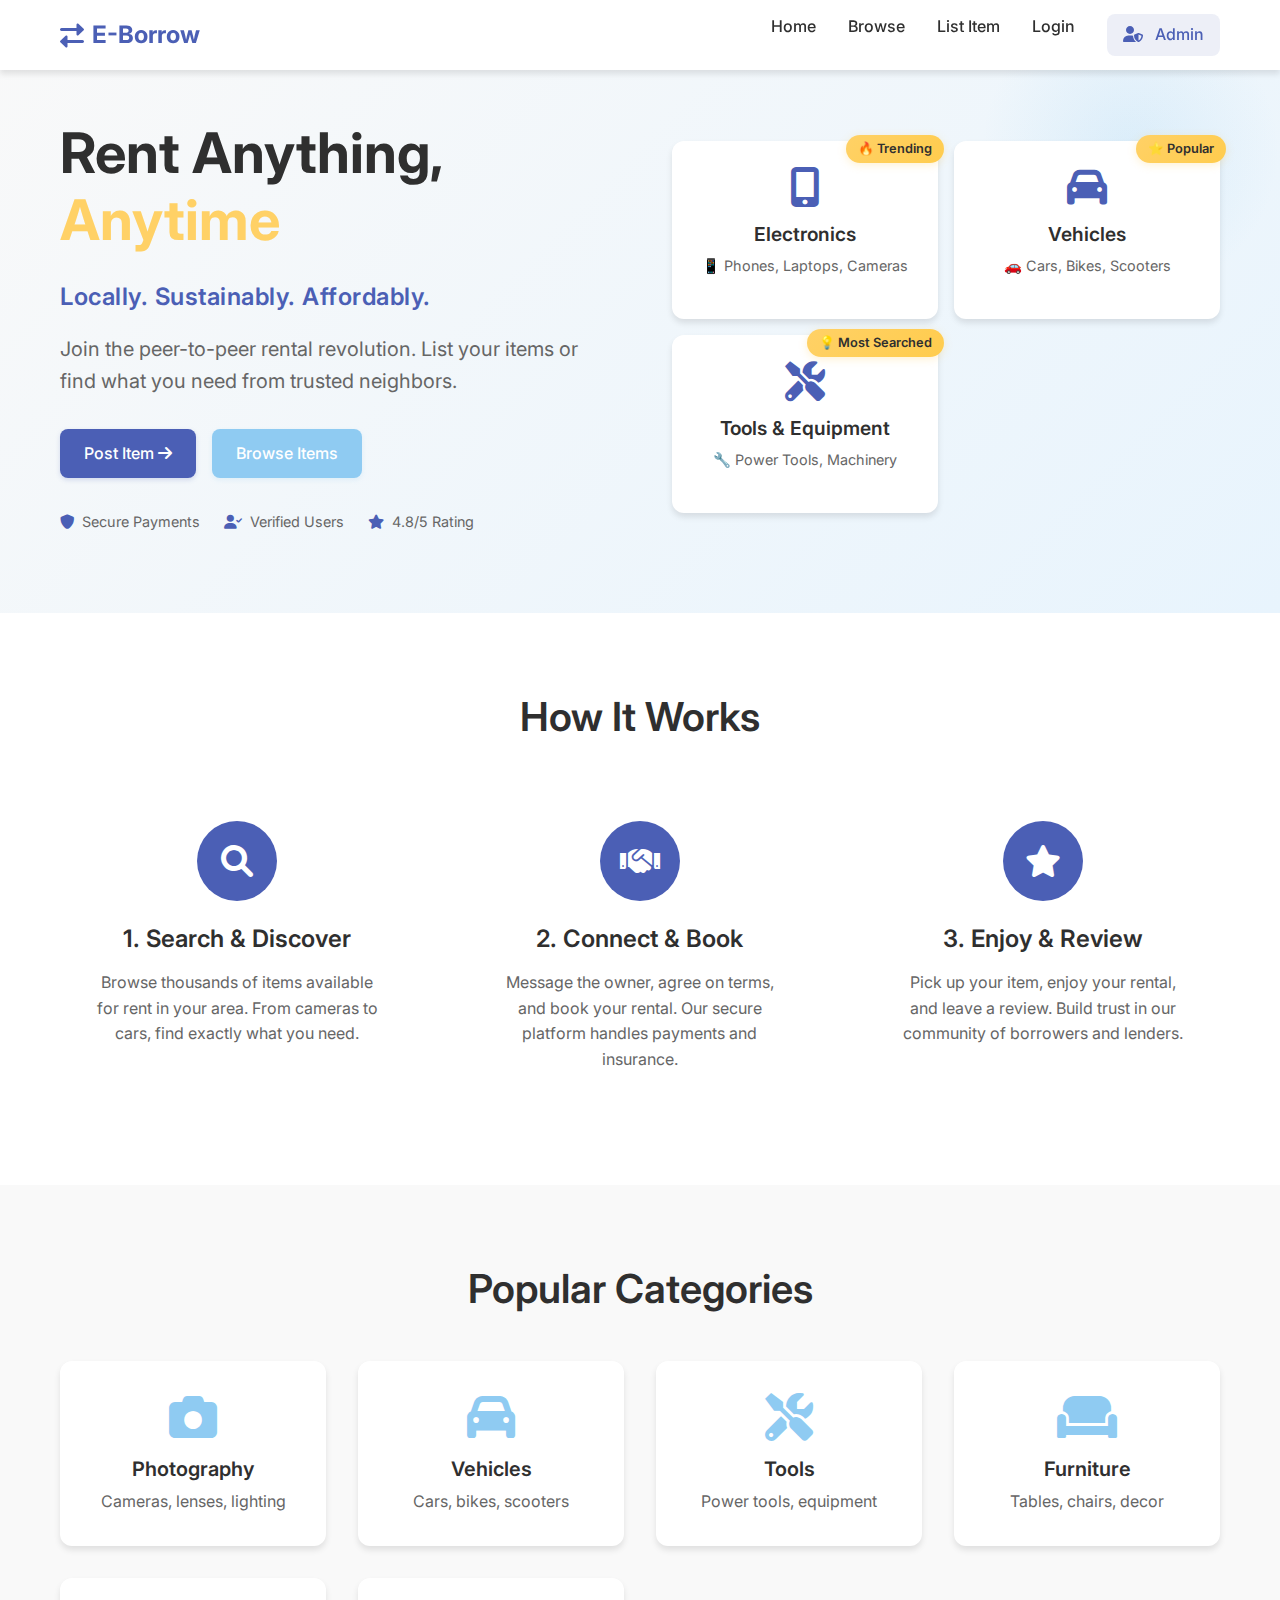
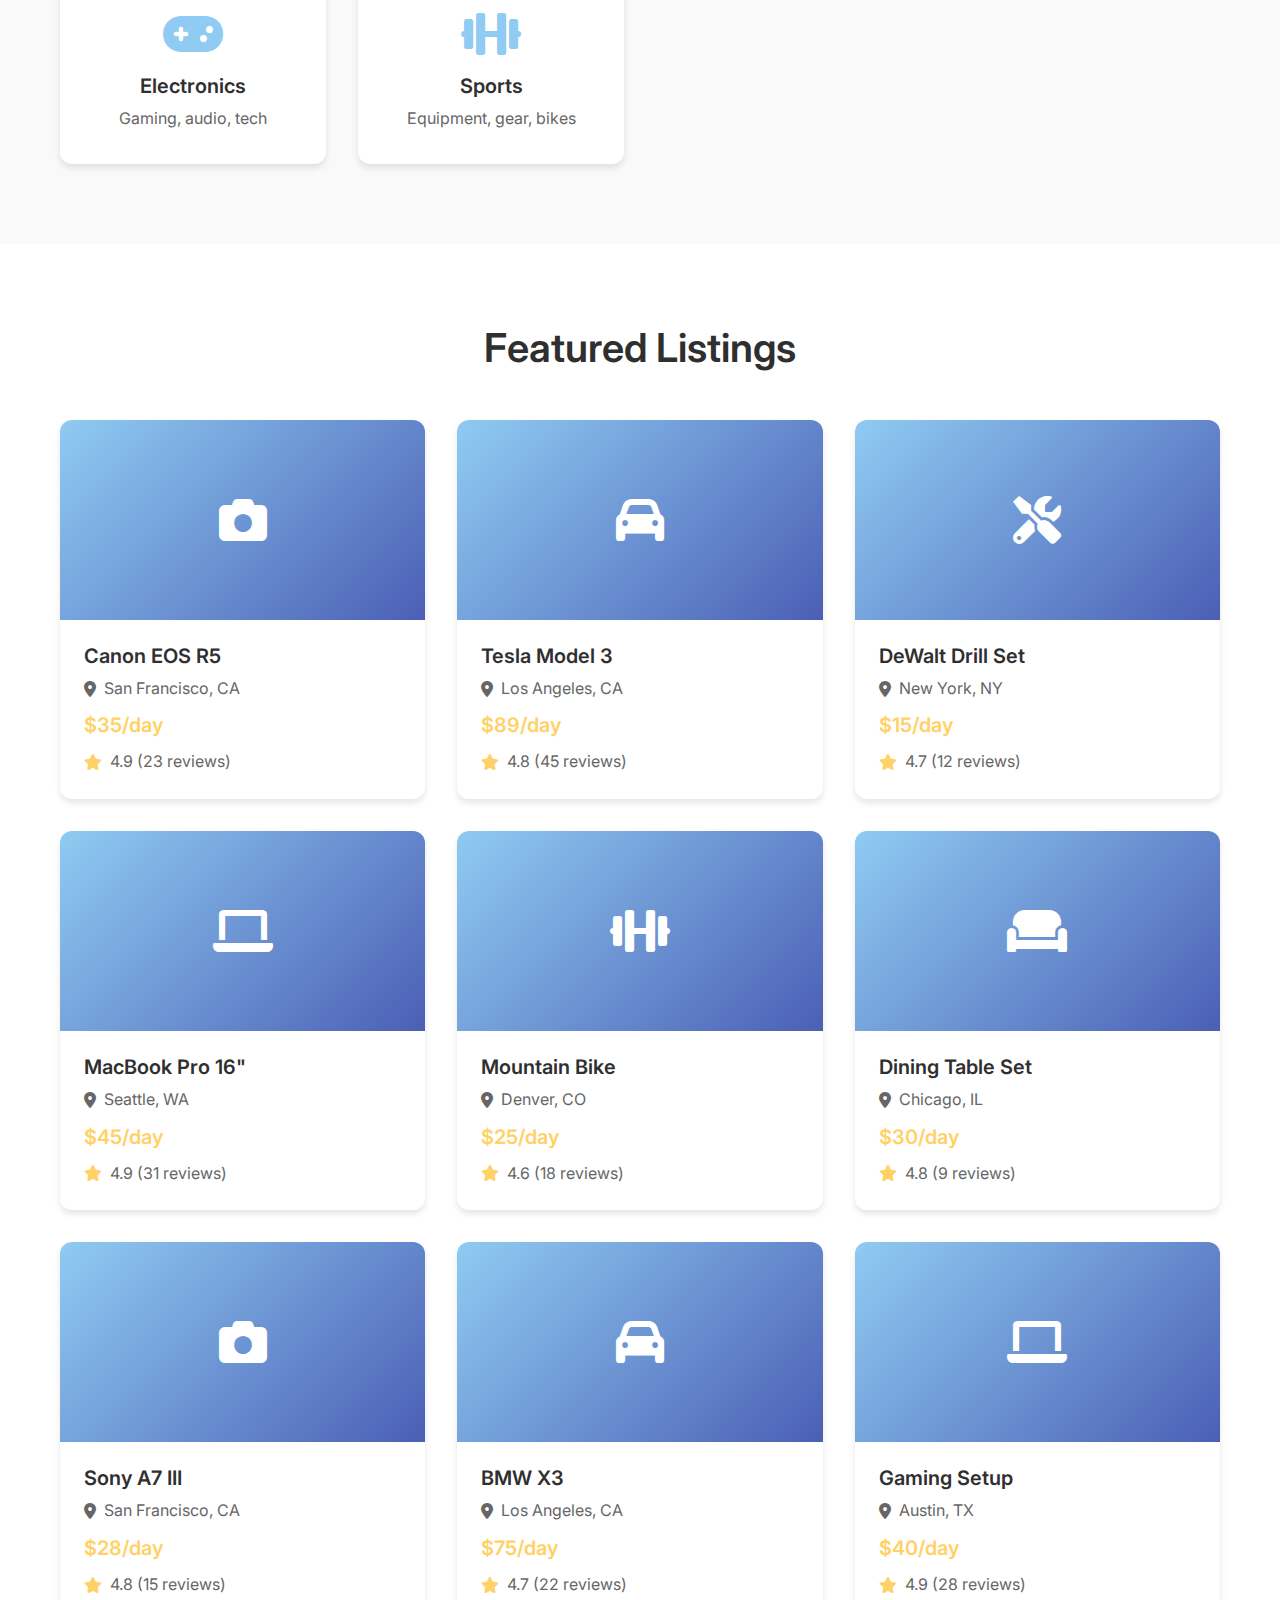
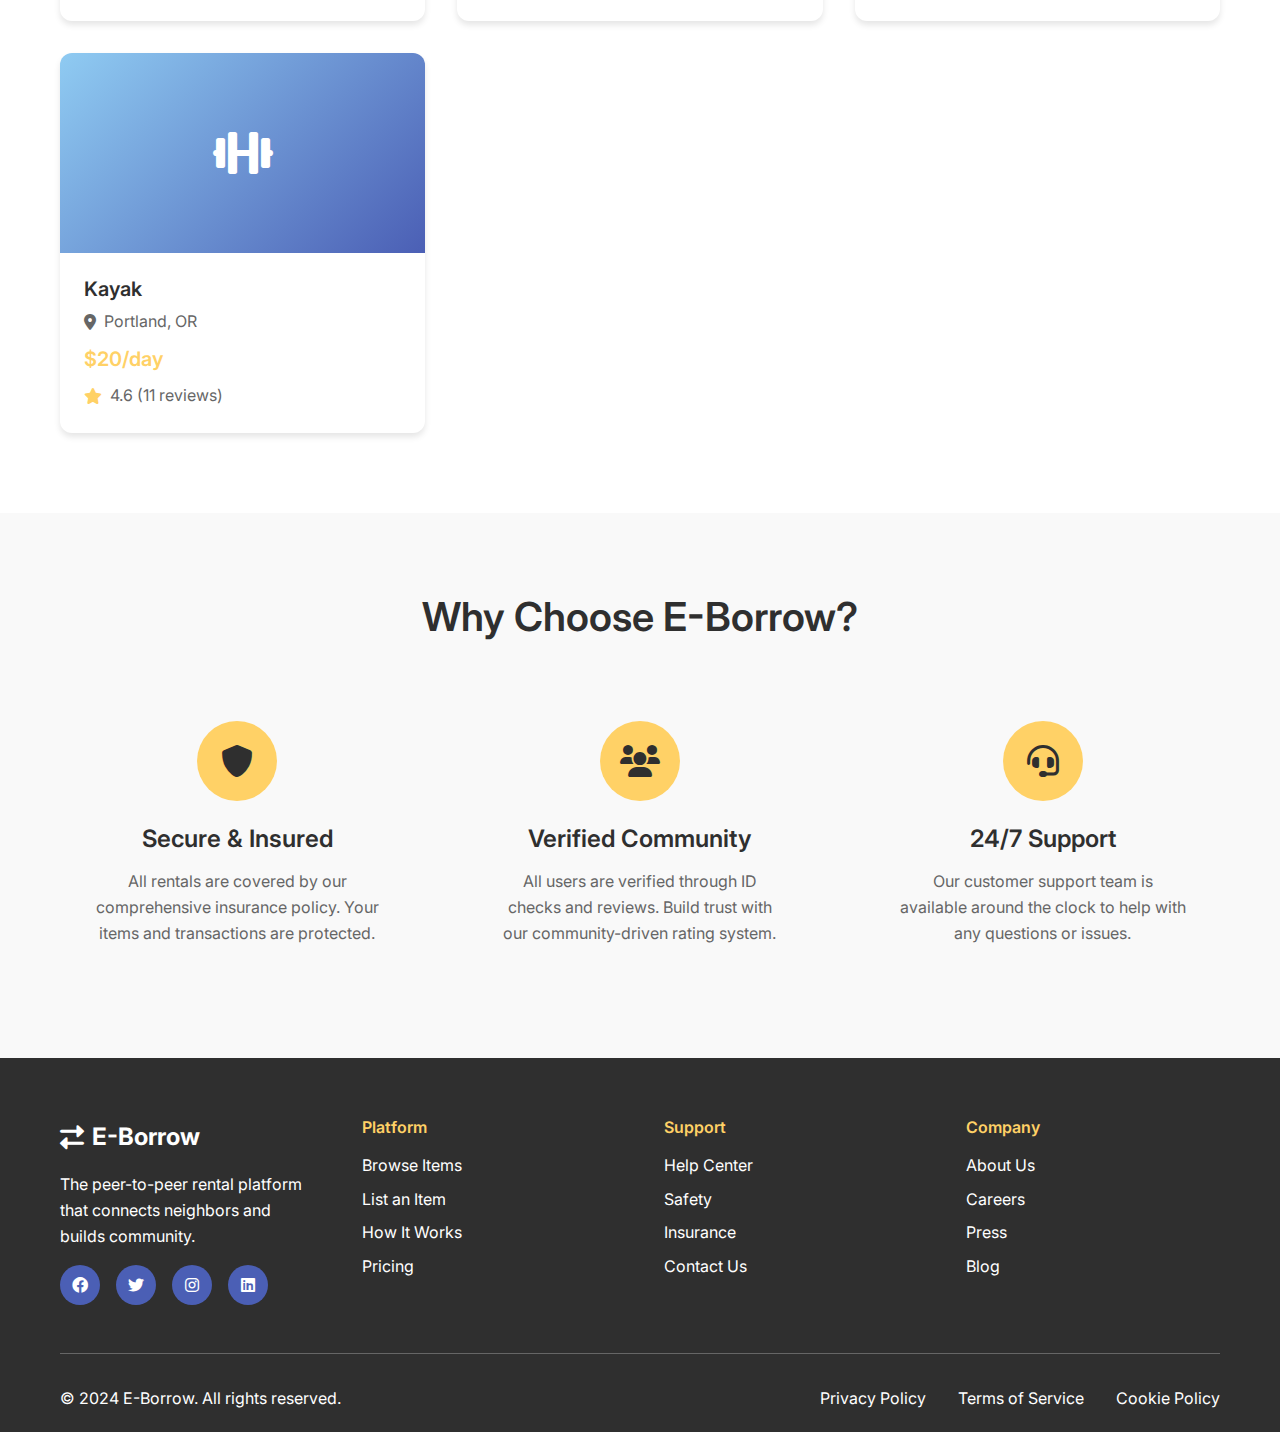
<file: E- Borrow/index.html>
<!DOCTYPE html>
<html lang="en">
<head>
    <meta charset="UTF-8">
    <meta name="viewport" content="width=device-width, initial-scale=1.0">
    <title>E-Borrow - Rent Anything, Anytime</title>
    <link href="https://fonts.googleapis.com/css2?family=Inter:wght@300;400;500;600;700&display=swap" rel="stylesheet">
    <link href="https://cdnjs.cloudflare.com/ajax/libs/font-awesome/6.0.0/css/all.min.css" rel="stylesheet">
    <link href="styles.css" rel="stylesheet">
</head>
<body>
    <!-- Navigation -->
    <nav class="navbar">
        <div class="nav-container">
            <div class="nav-logo">
                <a href="index.html">
                    <i class="fas fa-exchange-alt"></i>
                    E-Borrow
                </a>
            </div>
            <div class="nav-menu" id="nav-menu">
                <a href="index.html" class="nav-link">Home</a>
                <a href="search.html" class="nav-link">Browse</a>
                <a href="post-item.html" class="nav-link">List Item</a>
                <a href="dashboard.html" class="nav-link">Dashboard</a>
                <a href="login.html" class="nav-link">Login</a>
                <a href="admin-login.html" class="nav-link admin-link"><i class="fas fa-user-shield"></i> Admin</a>
            </div>
            <div class="nav-toggle" id="nav-toggle">
                <span class="bar"></span>
                <span class="bar"></span>
                <span class="bar"></span>
            </div>
        </div>
    </nav>

    <!-- Enhanced Hero Section -->
    <section class="hero">
        <div class="hero-container">
            <div class="hero-content">
                <h1 class="hero-title">Rent Anything, <span class="text-accent">Anytime</span></h1>
                <p class="hero-tagline">Locally. Sustainably. Affordably.</p>
                <p class="hero-subtitle">Join the peer-to-peer rental revolution. List your items or find what you need from trusted neighbors.</p>
                <div class="hero-buttons">
                    <a href="post-item.html" class="btn btn-primary">Post Item <i class="fas fa-arrow-right"></i></a>
                    <a href="search.html" class="btn btn-secondary">Browse Items</a>
                </div>
                <div class="hero-trust">
                    <div class="trust-item">
                        <i class="fas fa-shield-alt"></i>
                        <span>Secure Payments</span>
                    </div>
                    <div class="trust-item">
                        <i class="fas fa-user-check"></i>
                        <span>Verified Users</span>
                    </div>
                    <div class="trust-item">
                        <i class="fas fa-star"></i>
                        <span>4.8/5 Rating</span>
                    </div>
                </div>
            </div>
            <div class="hero-image">
                <div class="hero-category-card" onclick="searchCategory('electronics')">
                    <i class="fas fa-mobile-alt"></i>
                    <h3>Electronics</h3>
                    <p>📱 Phones, Laptops, Cameras</p>
                    <div class="trending-badge">🔥 Trending</div>
                </div>
                <div class="hero-category-card" onclick="searchCategory('vehicles')">
                    <i class="fas fa-car"></i>
                    <h3>Vehicles</h3>
                    <p>🚗 Cars, Bikes, Scooters</p>
                    <div class="trending-badge">⭐ Popular</div>
                </div>
                <div class="hero-category-card" onclick="searchCategory('tools')">
                    <i class="fas fa-tools"></i>
                    <h3>Tools & Equipment</h3>
                    <p>🔧 Power Tools, Machinery</p>
                    <div class="trending-badge">💡 Most Searched</div>
                </div>
            </div>
        </div>
    </section>

    <!-- How It Works -->
    <section class="how-it-works">
        <div class="container">
            <h2 class="section-title">How It Works</h2>
            <div class="steps">
                <div class="step">
                    <div class="step-icon">
                        <i class="fas fa-search"></i>
                    </div>
                    <h3>1. Search & Discover</h3>
                    <p>Browse thousands of items available for rent in your area. From cameras to cars, find exactly what you need.</p>
                </div>
                <div class="step">
                    <div class="step-icon">
                        <i class="fas fa-handshake"></i>
                    </div>
                    <h3>2. Connect & Book</h3>
                    <p>Message the owner, agree on terms, and book your rental. Our secure platform handles payments and insurance.</p>
                </div>
                <div class="step">
                    <div class="step-icon">
                        <i class="fas fa-star"></i>
                    </div>
                    <h3>3. Enjoy & Review</h3>
                    <p>Pick up your item, enjoy your rental, and leave a review. Build trust in our community of borrowers and lenders.</p>
                </div>
            </div>
        </div>
    </section>

    <!-- Categories -->
    <section class="categories">
        <div class="container">
            <h2 class="section-title">Popular Categories</h2>
            <div class="category-grid">
                <div class="category-card">
                    <i class="fas fa-camera"></i>
                    <h3>Photography</h3>
                    <p>Cameras, lenses, lighting</p>
                </div>
                <div class="category-card">
                    <i class="fas fa-car"></i>
                    <h3>Vehicles</h3>
                    <p>Cars, bikes, scooters</p>
                </div>
                <div class="category-card">
                    <i class="fas fa-tools"></i>
                    <h3>Tools</h3>
                    <p>Power tools, equipment</p>
                </div>
                <div class="category-card">
                    <i class="fas fa-couch"></i>
                    <h3>Furniture</h3>
                    <p>Tables, chairs, decor</p>
                </div>
                <div class="category-card">
                    <i class="fas fa-gamepad"></i>
                    <h3>Electronics</h3>
                    <p>Gaming, audio, tech</p>
                </div>
                <div class="category-card">
                    <i class="fas fa-dumbbell"></i>
                    <h3>Sports</h3>
                    <p>Equipment, gear, bikes</p>
                </div>
            </div>
        </div>
    </section>

    <!-- Featured Listings -->
    <section class="featured">
        <div class="container">
            <h2 class="section-title">Featured Listings</h2>
            <div class="listings-carousel">
                <div class="listing-card">
                    <div class="listing-image">
                        <div class="placeholder-image">
                            <i class="fas fa-camera"></i>
                        </div>
                    </div>
                    <div class="listing-content">
                        <h3>Canon EOS R5</h3>
                        <p class="listing-location"><i class="fas fa-map-marker-alt"></i> San Francisco, CA</p>
                        <p class="listing-price">$35/day</p>
                        <div class="listing-rating">
                            <i class="fas fa-star"></i>
                            <span>4.9 (23 reviews)</span>
                        </div>
                    </div>
                </div>
                <div class="listing-card">
                    <div class="listing-image">
                        <div class="placeholder-image">
                            <i class="fas fa-car"></i>
                        </div>
                    </div>
                    <div class="listing-content">
                        <h3>Tesla Model 3</h3>
                        <p class="listing-location"><i class="fas fa-map-marker-alt"></i> Los Angeles, CA</p>
                        <p class="listing-price">$89/day</p>
                        <div class="listing-rating">
                            <i class="fas fa-star"></i>
                            <span>4.8 (45 reviews)</span>
                        </div>
                    </div>
                </div>
                <div class="listing-card">
                    <div class="listing-image">
                        <div class="placeholder-image">
                            <i class="fas fa-tools"></i>
                        </div>
                    </div>
                    <div class="listing-content">
                        <h3>DeWalt Drill Set</h3>
                        <p class="listing-location"><i class="fas fa-map-marker-alt"></i> New York, NY</p>
                        <p class="listing-price">$15/day</p>
                        <div class="listing-rating">
                            <i class="fas fa-star"></i>
                            <span>4.7 (12 reviews)</span>
                        </div>
                    </div>
                </div>
            </div>
        </div>
    </section>

    <!-- Trust Section -->
    <section class="trust">
        <div class="container">
            <h2 class="section-title">Why Choose E-Borrow?</h2>
            <div class="trust-features">
                <div class="trust-feature">
                    <div class="trust-icon">
                        <i class="fas fa-shield-alt"></i>
                    </div>
                    <h3>Secure & Insured</h3>
                    <p>All rentals are covered by our comprehensive insurance policy. Your items and transactions are protected.</p>
                </div>
                <div class="trust-feature">
                    <div class="trust-icon">
                        <i class="fas fa-users"></i>
                    </div>
                    <h3>Verified Community</h3>
                    <p>All users are verified through ID checks and reviews. Build trust with our community-driven rating system.</p>
                </div>
                <div class="trust-feature">
                    <div class="trust-icon">
                        <i class="fas fa-headset"></i>
                    </div>
                    <h3>24/7 Support</h3>
                    <p>Our customer support team is available around the clock to help with any questions or issues.</p>
                </div>
            </div>
        </div>
    </section>

    <!-- Footer -->
    <footer class="footer">
        <div class="container">
            <div class="footer-content">
                <div class="footer-section">
                    <div class="footer-logo">
                        <i class="fas fa-exchange-alt"></i>
                        E-Borrow
                    </div>
                    <p>The peer-to-peer rental platform that connects neighbors and builds community.</p>
                    <div class="social-links">
                        <a href="#"><i class="fab fa-facebook"></i></a>
                        <a href="#"><i class="fab fa-twitter"></i></a>
                        <a href="#"><i class="fab fa-instagram"></i></a>
                        <a href="#"><i class="fab fa-linkedin"></i></a>
                    </div>
                </div>
                <div class="footer-section">
                    <h4>Platform</h4>
                    <ul>
                        <li><a href="search.html">Browse Items</a></li>
                        <li><a href="post-item.html">List an Item</a></li>
                        <li><a href="#">How It Works</a></li>
                        <li><a href="#">Pricing</a></li>
                    </ul>
                </div>
                <div class="footer-section">
                    <h4>Support</h4>
                    <ul>
                        <li><a href="#">Help Center</a></li>
                        <li><a href="#">Safety</a></li>
                        <li><a href="#">Insurance</a></li>
                        <li><a href="#">Contact Us</a></li>
                    </ul>
                </div>
                <div class="footer-section">
                    <h4>Company</h4>
                    <ul>
                        <li><a href="#">About Us</a></li>
                        <li><a href="#">Careers</a></li>
                        <li><a href="#">Press</a></li>
                        <li><a href="#">Blog</a></li>
                    </ul>
                </div>
            </div>
            <div class="footer-bottom">
                <p>&copy; 2024 E-Borrow. All rights reserved.</p>
                <div class="footer-links">
                    <a href="#">Privacy Policy</a>
                    <a href="#">Terms of Service</a>
                    <a href="#">Cookie Policy</a>
                </div>
            </div>
        </div>
    </footer>

    <script src="script.js"></script>
</body>
</html>
</file>
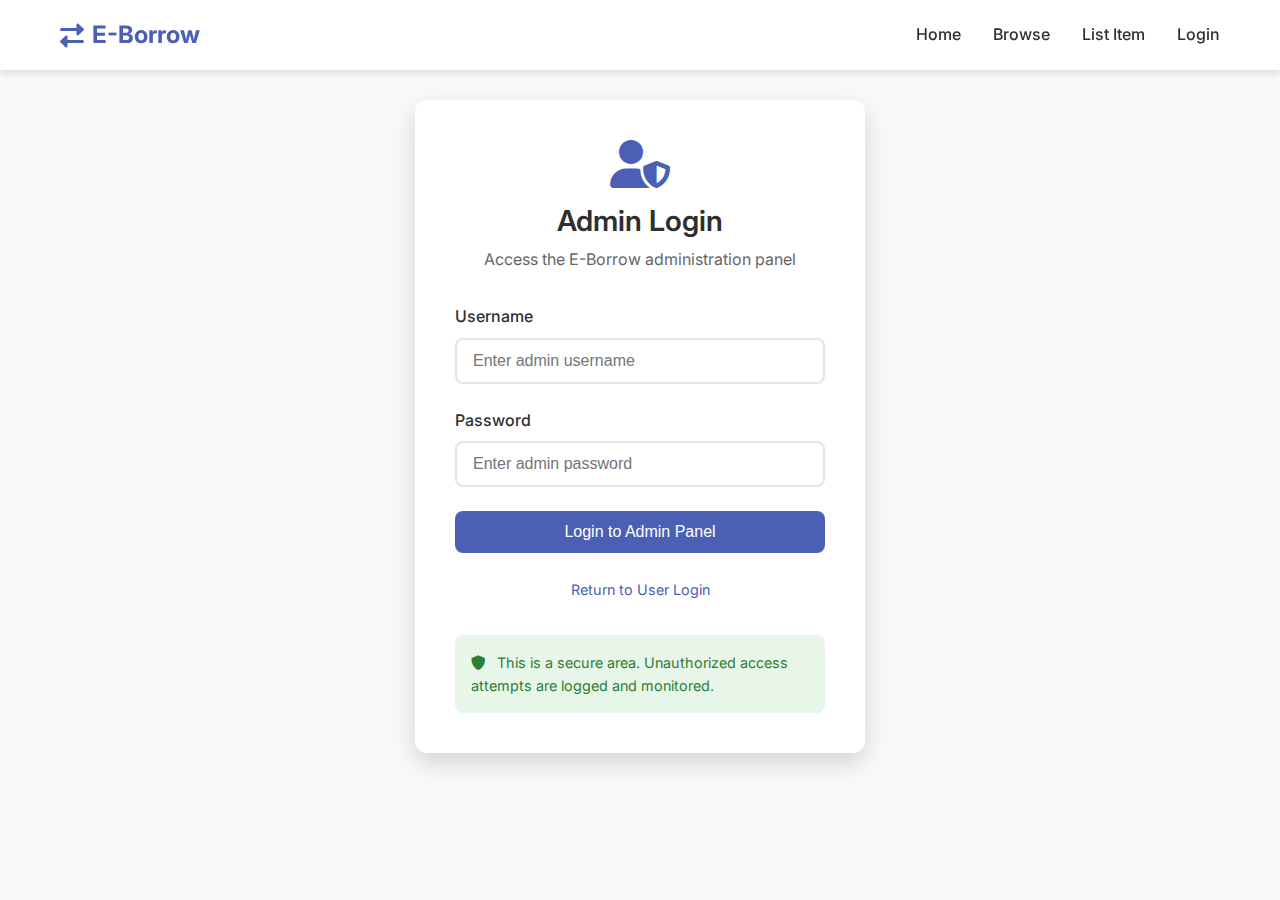
<file: E- Borrow/admin-dashboard.html>
<!DOCTYPE html>
<html lang="en">
<head>
    <meta charset="UTF-8">
    <meta name="viewport" content="width=device-width, initial-scale=1.0">
    <title>Admin Dashboard | E-Borrow</title>
    <link rel="stylesheet" href="https://cdnjs.cloudflare.com/ajax/libs/font-awesome/6.0.0-beta3/css/all.min.css">
    <link href="https://fonts.googleapis.com/css2?family=Inter:wght@300;400;500;600;700&display=swap" rel="stylesheet">
    <link rel="stylesheet" href="styles.css">
    <style>
        :root {
            --sidebar-width: 250px;
            --header-height: 70px;
            --admin-primary: #4B5FB5;
            --admin-secondary: #8FCBF2;
            --admin-success: #4CAF50;
            --admin-warning: #FFC107;
            --admin-danger: #F44336;
            --admin-info: #2196F3;
            --admin-light: #F5F5F5;
            --admin-dark: #333333;
        }

        body {
            overflow-x: hidden;
        }

        .admin-layout {
            display: flex;
            min-height: 100vh;
        }

        /* Sidebar Styles */
        .admin-sidebar {
            width: var(--sidebar-width);
            background-color: var(--admin-dark);
            color: var(--white);
            position: fixed;
            top: 0;
            left: 0;
            height: 100vh;
            overflow-y: auto;
            z-index: 1000;
            transition: all 0.3s ease;
        }

        .admin-sidebar-header {
            padding: 1.5rem;
            display: flex;
            align-items: center;
            justify-content: space-between;
            border-bottom: 1px solid rgba(255, 255, 255, 0.1);
        }

        .admin-sidebar-logo {
            display: flex;
            align-items: center;
            gap: 0.5rem;
            color: var(--white);
            text-decoration: none;
            font-weight: 600;
            font-size: 1.2rem;
        }

        .admin-sidebar-toggle {
            background: none;
            border: none;
            color: var(--white);
            cursor: pointer;
            font-size: 1.2rem;
            display: none;
        }

        .admin-sidebar-menu {
            padding: 1rem 0;
        }

        .admin-sidebar-item {
            padding: 0.75rem 1.5rem;
            display: flex;
            align-items: center;
            gap: 0.75rem;
            color: rgba(255, 255, 255, 0.7);
            text-decoration: none;
            transition: all 0.3s ease;
            border-left: 3px solid transparent;
        }

        .admin-sidebar-item:hover,
        .admin-sidebar-item.active {
            background-color: rgba(255, 255, 255, 0.1);
            color: var(--white);
            border-left-color: var(--admin-primary);
        }

        .admin-sidebar-item i {
            width: 20px;
            text-align: center;
        }

        .admin-sidebar-divider {
            height: 1px;
            background-color: rgba(255, 255, 255, 0.1);
            margin: 1rem 0;
        }

        .admin-sidebar-footer {
            padding: 1rem 1.5rem;
            border-top: 1px solid rgba(255, 255, 255, 0.1);
            position: absolute;
            bottom: 0;
            width: 100%;
            background-color: var(--admin-dark);
        }

        .admin-user-info {
            display: flex;
            align-items: center;
            gap: 0.75rem;
        }

        .admin-user-avatar {
            width: 40px;
            height: 40px;
            border-radius: 50%;
            background-color: var(--admin-primary);
            display: flex;
            align-items: center;
            justify-content: center;
            font-weight: 600;
        }

        .admin-user-details {
            flex: 1;
        }

        .admin-user-name {
            font-weight: 600;
            color: var(--white);
        }

        .admin-user-role {
            font-size: 0.8rem;
            color: rgba(255, 255, 255, 0.7);
        }

        .admin-logout {
            color: rgba(255, 255, 255, 0.7);
            text-decoration: none;
            font-size: 0.9rem;
            display: flex;
            align-items: center;
            gap: 0.5rem;
            margin-top: 1rem;
            transition: all 0.3s ease;
        }

        .admin-logout:hover {
            color: var(--white);
        }

        /* Main Content Styles */
        .admin-main {
            flex: 1;
            margin-left: var(--sidebar-width);
            transition: all 0.3s ease;
        }

        .admin-header {
            height: var(--header-height);
            background-color: var(--white);
            box-shadow: 0 2px 4px rgba(0, 0, 0, 0.1);
            display: flex;
            align-items: center;
            justify-content: space-between;
            padding: 0 2rem;
            position: sticky;
            top: 0;
            z-index: 900;
        }

        .admin-header-left {
            display: flex;
            align-items: center;
            gap: 1rem;
        }

        .admin-mobile-toggle {
            background: none;
            border: none;
            font-size: 1.5rem;
            cursor: pointer;
            color: var(--text);
            display: none;
        }

        .admin-page-title {
            font-size: 1.2rem;
            font-weight: 600;
            color: var(--text);
        }

        .admin-header-right {
            display: flex;
            align-items: center;
            gap: 1rem;
        }

        .admin-header-icon {
            width: 40px;
            height: 40px;
            border-radius: 50%;
            display: flex;
            align-items: center;
            justify-content: center;
            background-color: var(--gray-light);
            color: var(--text);
            text-decoration: none;
            position: relative;
            transition: all 0.3s ease;
        }

        .admin-header-icon:hover {
            background-color: var(--gray-medium);
        }

        .admin-notification-badge {
            position: absolute;
            top: -5px;
            right: -5px;
            width: 20px;
            height: 20px;
            border-radius: 50%;
            background-color: var(--admin-danger);
            color: var(--white);
            font-size: 0.7rem;
            display: flex;
            align-items: center;
            justify-content: center;
            font-weight: 600;
        }

        .admin-content {
            padding: 2rem;
            background-color: var(--gray-light);
            min-height: calc(100vh - var(--header-height));
        }

        /* Dashboard Cards */
        .admin-dashboard-grid {
            display: grid;
            grid-template-columns: repeat(auto-fit, minmax(250px, 1fr));
            gap: 1.5rem;
            margin-bottom: 2rem;
        }

        .admin-card {
            background-color: var(--white);
            border-radius: var(--border-radius);
            box-shadow: var(--shadow);
            padding: 1.5rem;
            transition: all 0.3s ease;
        }

        .admin-card:hover {
            box-shadow: var(--shadow-lg);
            transform: translateY(-5px);
        }

        .admin-stat-card {
            display: flex;
            align-items: center;
            gap: 1rem;
        }

        .admin-stat-icon {
            width: 60px;
            height: 60px;
            border-radius: 12px;
            display: flex;
            align-items: center;
            justify-content: center;
            font-size: 1.5rem;
        }

        .admin-stat-icon.users {
            background-color: rgba(75, 95, 181, 0.1);
            color: var(--admin-primary);
        }

        .admin-stat-icon.listings {
            background-color: rgba(76, 175, 80, 0.1);
            color: var(--admin-success);
        }

        .admin-stat-icon.bookings {
            background-color: rgba(255, 193, 7, 0.1);
            color: var(--admin-warning);
        }

        .admin-stat-icon.revenue {
            background-color: rgba(33, 150, 243, 0.1);
            color: var(--admin-info);
        }

        .admin-stat-content {
            flex: 1;
        }

        .admin-stat-value {
            font-size: 1.8rem;
            font-weight: 700;
            color: var(--text);
            margin-bottom: 0.25rem;
        }

        .admin-stat-label {
            color: var(--gray-dark);
            font-size: 0.9rem;
        }

        .admin-stat-change {
            display: flex;
            align-items: center;
            gap: 0.25rem;
            font-size: 0.8rem;
            margin-top: 0.5rem;
        }

        .admin-stat-change.positive {
            color: var(--admin-success);
        }

        .admin-stat-change.negative {
            color: var(--admin-danger);
        }

        /* Charts and Tables */
        .admin-charts-grid {
            display: grid;
            grid-template-columns: 2fr 1fr;
            gap: 1.5rem;
            margin-bottom: 2rem;
        }

        .admin-chart-container {
            background-color: var(--white);
            border-radius: var(--border-radius);
            box-shadow: var(--shadow);
            padding: 1.5rem;
        }

        .admin-chart-header {
            display: flex;
            align-items: center;
            justify-content: space-between;
            margin-bottom: 1.5rem;
        }

        .admin-chart-title {
            font-size: 1.2rem;
            font-weight: 600;
            color: var(--text);
        }

        .admin-chart-actions {
            display: flex;
            gap: 0.5rem;
        }

        .admin-chart-action {
            padding: 0.5rem;
            background-color: var(--gray-light);
            border-radius: var(--border-radius-sm);
            color: var(--text);
            text-decoration: none;
            font-size: 0.9rem;
            transition: all 0.3s ease;
        }

        .admin-chart-action:hover {
            background-color: var(--gray-medium);
        }

        .admin-chart {
            height: 300px;
            position: relative;
        }

        .admin-chart-placeholder {
            position: absolute;
            top: 0;
            left: 0;
            width: 100%;
            height: 100%;
            display: flex;
            align-items: center;
            justify-content: center;
            flex-direction: column;
            gap: 1rem;
            color: var(--gray-dark);
        }

        .admin-chart-placeholder i {
            font-size: 3rem;
            opacity: 0.5;
        }

        /* Tables */
        .admin-table-container {
            background-color: var(--white);
            border-radius: var(--border-radius);
            box-shadow: var(--shadow);
            padding: 1.5rem;
            margin-bottom: 2rem;
            overflow-x: auto;
        }

        .admin-table {
            width: 100%;
            border-collapse: collapse;
        }

        .admin-table th,
        .admin-table td {
            padding: 1rem;
            text-align: left;
            border-bottom: 1px solid var(--gray-light);
        }

        .admin-table th {
            font-weight: 600;
            color: var(--text);
            background-color: var(--gray-light);
        }

        .admin-table tr:last-child td {
            border-bottom: none;
        }

        .admin-table tr:hover td {
            background-color: var(--gray-light);
        }

        .admin-table-status {
            display: inline-block;
            padding: 0.25rem 0.75rem;
            border-radius: 20px;
            font-size: 0.8rem;
            font-weight: 500;
        }

        .admin-table-status.active {
            background-color: rgba(76, 175, 80, 0.1);
            color: var(--admin-success);
        }

        .admin-table-status.pending {
            background-color: rgba(255, 193, 7, 0.1);
            color: var(--admin-warning);
        }

        .admin-table-status.inactive {
            background-color: rgba(244, 67, 54, 0.1);
            color: var(--admin-danger);
        }

        .admin-table-actions {
            display: flex;
            gap: 0.5rem;
        }

        .admin-table-action {
            width: 30px;
            height: 30px;
            border-radius: 50%;
            display: flex;
            align-items: center;
            justify-content: center;
            background-color: var(--gray-light);
            color: var(--text);
            text-decoration: none;
            transition: all 0.3s ease;
        }

        .admin-table-action:hover {
            background-color: var(--gray-medium);
        }

        .admin-table-action.edit:hover {
            background-color: var(--admin-info);
            color: var(--white);
        }

        .admin-table-action.delete:hover {
            background-color: var(--admin-danger);
            color: var(--white);
        }

        .admin-table-action.view:hover {
            background-color: var(--admin-success);
            color: var(--white);
        }

        /* Responsive Styles */
        @media (max-width: 992px) {
            .admin-charts-grid {
                grid-template-columns: 1fr;
            }
        }

        @media (max-width: 768px) {
            .admin-sidebar {
                transform: translateX(-100%);
            }

            .admin-sidebar.active {
                transform: translateX(0);
            }

            .admin-main {
                margin-left: 0;
            }

            .admin-mobile-toggle {
                display: block;
            }

            .admin-dashboard-grid {
                grid-template-columns: repeat(auto-fit, minmax(200px, 1fr));
            }
        }

        @media (max-width: 576px) {
            .admin-dashboard-grid {
                grid-template-columns: 1fr;
            }

            .admin-header {
                padding: 0 1rem;
            }

            .admin-content {
                padding: 1rem;
            }
        }
    </style>
</head>
<body>
    <div class="admin-layout">
        <!-- Sidebar -->
        <aside class="admin-sidebar" id="admin-sidebar">
            <div class="admin-sidebar-header">
                <a href="admin-dashboard.html" class="admin-sidebar-logo">
                    <i class="fas fa-exchange-alt"></i>
                    <span>E-Borrow Admin</span>
                </a>
                <button class="admin-sidebar-toggle" id="admin-sidebar-toggle">
                    <i class="fas fa-times"></i>
                </button>
            </div>

            <nav class="admin-sidebar-menu">
                <a href="admin-dashboard.html" class="admin-sidebar-item active">
                    <i class="fas fa-tachometer-alt"></i>
                    <span>Dashboard</span>
                </a>
                <a href="#" class="admin-sidebar-item">
                    <i class="fas fa-users"></i>
                    <span>Users</span>
                </a>
                <a href="#" class="admin-sidebar-item">
                    <i class="fas fa-box"></i>
                    <span>Listings</span>
                </a>
                <a href="#" class="admin-sidebar-item">
                    <i class="fas fa-calendar-check"></i>
                    <span>Bookings</span>
                </a>
                <a href="#" class="admin-sidebar-item">
                    <i class="fas fa-star"></i>
                    <span>Reviews</span>
                </a>

                <div class="admin-sidebar-divider"></div>

                <a href="#" class="admin-sidebar-item">
                    <i class="fas fa-chart-line"></i>
                    <span>Analytics</span>
                </a>
                <a href="#" class="admin-sidebar-item">
                    <i class="fas fa-money-bill-wave"></i>
                    <span>Transactions</span>
                </a>
                <a href="#" class="admin-sidebar-item">
                    <i class="fas fa-cog"></i>
                    <span>Settings</span>
                </a>
            </nav>

            <div class="admin-sidebar-footer">
                <div class="admin-user-info">
                    <div class="admin-user-avatar">
                        <span>A</span>
                    </div>
                    <div class="admin-user-details">
                        <div class="admin-user-name">Admin</div>
                        <div class="admin-user-role">Administrator</div>
                    </div>
                </div>
                <a href="#" class="admin-logout" id="admin-logout">
                    <i class="fas fa-sign-out-alt"></i>
                    <span>Logout</span>
                </a>
            </div>
        </aside>

        <!-- Main Content -->
        <main class="admin-main">
            <!-- Header -->
            <header class="admin-header">
                <div class="admin-header-left">
                    <button class="admin-mobile-toggle" id="admin-mobile-toggle">
                        <i class="fas fa-bars"></i>
                    </button>
                    <h1 class="admin-page-title">Dashboard</h1>
                </div>
                <div class="admin-header-right">
                    <a href="#" class="admin-header-icon">
                        <i class="fas fa-bell"></i>
                        <span class="admin-notification-badge">5</span>
                    </a>
                    <a href="#" class="admin-header-icon">
                        <i class="fas fa-envelope"></i>
                        <span class="admin-notification-badge">3</span>
                    </a>
                </div>
            </header>

            <!-- Content -->
            <div class="admin-content">
                <!-- Stats Cards -->
                <div class="admin-dashboard-grid">
                    <div class="admin-card admin-stat-card">
                        <div class="admin-stat-icon users">
                            <i class="fas fa-users"></i>
                        </div>
                        <div class="admin-stat-content">
                            <div class="admin-stat-value">1,254</div>
                            <div class="admin-stat-label">Total Users</div>
                            <div class="admin-stat-change positive">
                                <i class="fas fa-arrow-up"></i>
                                <span>12.5% this month</span>
                            </div>
                        </div>
                    </div>

                    <div class="admin-card admin-stat-card">
                        <div class="admin-stat-icon listings">
                            <i class="fas fa-box"></i>
                        </div>
                        <div class="admin-stat-content">
                            <div class="admin-stat-value">3,782</div>
                            <div class="admin-stat-label">Active Listings</div>
                            <div class="admin-stat-change positive">
                                <i class="fas fa-arrow-up"></i>
                                <span>8.3% this month</span>
                            </div>
                        </div>
                    </div>

                    <div class="admin-card admin-stat-card">
                        <div class="admin-stat-icon bookings">
                            <i class="fas fa-calendar-check"></i>
                        </div>
                        <div class="admin-stat-content">
                            <div class="admin-stat-value">945</div>
                            <div class="admin-stat-label">Completed Bookings</div>
                            <div class="admin-stat-change positive">
                                <i class="fas fa-arrow-up"></i>
                                <span>5.7% this month</span>
                            </div>
                        </div>
                    </div>

                    <div class="admin-card admin-stat-card">
                        <div class="admin-stat-icon revenue">
                            <i class="fas fa-money-bill-wave"></i>
                        </div>
                        <div class="admin-stat-content">
                            <div class="admin-stat-value">₹152,450</div>
                            <div class="admin-stat-label">Total Revenue</div>
                            <div class="admin-stat-change positive">
                                <i class="fas fa-arrow-up"></i>
                                <span>15.2% this month</span>
                            </div>
                        </div>
                    </div>
                </div>

                <!-- Charts -->
                <div class="admin-charts-grid">
                    <div class="admin-chart-container">
                        <div class="admin-chart-header">
                            <h2 class="admin-chart-title">Booking Analytics</h2>
                            <div class="admin-chart-actions">
                                <a href="#" class="admin-chart-action">Weekly</a>
                                <a href="#" class="admin-chart-action">Monthly</a>
                                <a href="#" class="admin-chart-action">Yearly</a>
                            </div>
                        </div>
                        <div class="admin-chart">
                            <div class="admin-chart-placeholder">
                                <i class="fas fa-chart-line"></i>
                                <p>Booking trends over time would appear here</p>
                            </div>
                        </div>
                    </div>

                    <div class="admin-chart-container">
                        <div class="admin-chart-header">
                            <h2 class="admin-chart-title">Popular Categories</h2>
                            <div class="admin-chart-actions">
                                <a href="#" class="admin-chart-action">View All</a>
                            </div>
                        </div>
                        <div class="admin-chart">
                            <div class="admin-chart-placeholder">
                                <i class="fas fa-chart-pie"></i>
                                <p>Category distribution would appear here</p>
                            </div>
                        </div>
                    </div>
                </div>

                <!-- Recent Listings Table -->
                <div class="admin-table-container">
                    <div class="admin-chart-header">
                        <h2 class="admin-chart-title">Recent Listings</h2>
                        <div class="admin-chart-actions">
                            <a href="#" class="admin-chart-action">View All</a>
                        </div>
                    </div>
                    <table class="admin-table">
                        <thead>
                            <tr>
                                <th>Item</th>
                                <th>Category</th>
                                <th>Owner</th>
                                <th>Price</th>
                                <th>Status</th>
                                <th>Actions</th>
                            </tr>
                        </thead>
                        <tbody>
                            <tr>
                                <td>Canon EOS R5</td>
                                <td>Photography</td>
                                <td>John Doe</td>
                                <td>₹500/day</td>
                                <td><span class="admin-table-status active">Active</span></td>
                                <td>
                                    <div class="admin-table-actions">
                                        <a href="#" class="admin-table-action view" title="View">
                                            <i class="fas fa-eye"></i>
                                        </a>
                                        <a href="#" class="admin-table-action edit" title="Edit">
                                            <i class="fas fa-edit"></i>
                                        </a>
                                        <a href="#" class="admin-table-action delete" title="Delete">
                                            <i class="fas fa-trash"></i>
                                        </a>
                                    </div>
                                </td>
                            </tr>
                            <tr>
                                <td>Mountain Bike</td>
                                <td>Sports</td>
                                <td>Sarah Wilson</td>
                                <td>₹200/day</td>
                                <td><span class="admin-table-status active">Active</span></td>
                                <td>
                                    <div class="admin-table-actions">
                                        <a href="#" class="admin-table-action view" title="View">
                                            <i class="fas fa-eye"></i>
                                        </a>
                                        <a href="#" class="admin-table-action edit" title="Edit">
                                            <i class="fas fa-edit"></i>
                                        </a>
                                        <a href="#" class="admin-table-action delete" title="Delete">
                                            <i class="fas fa-trash"></i>
                                        </a>
                                    </div>
                                </td>
                            </tr>
                            <tr>
                                <td>MacBook Pro</td>
                                <td>Electronics</td>
                                <td>Mike Johnson</td>
                                <td>₹800/day</td>
                                <td><span class="admin-table-status pending">Pending</span></td>
                                <td>
                                    <div class="admin-table-actions">
                                        <a href="#" class="admin-table-action view" title="View">
                                            <i class="fas fa-eye"></i>
                                        </a>
                                        <a href="#" class="admin-table-action edit" title="Edit">
                                            <i class="fas fa-edit"></i>
                                        </a>
                                        <a href="#" class="admin-table-action delete" title="Delete">
                                            <i class="fas fa-trash"></i>
                                        </a>
                                    </div>
                                </td>
                            </tr>
                            <tr>
                                <td>Camping Tent</td>
                                <td>Outdoors</td>
                                <td>Emily Chen</td>
                                <td>₹350/day</td>
                                <td><span class="admin-table-status active">Active</span></td>
                                <td>
                                    <div class="admin-table-actions">
                                        <a href="#" class="admin-table-action view" title="View">
                                            <i class="fas fa-eye"></i>
                                        </a>
                                        <a href="#" class="admin-table-action edit" title="Edit">
                                            <i class="fas fa-edit"></i>
                                        </a>
                                        <a href="#" class="admin-table-action delete" title="Delete">
                                            <i class="fas fa-trash"></i>
                                        </a>
                                    </div>
                                </td>
                            </tr>
                            <tr>
                                <td>Power Drill</td>
                                <td>Tools</td>
                                <td>Robert Brown</td>
                                <td>₹150/day</td>
                                <td><span class="admin-table-status inactive">Inactive</span></td>
                                <td>
                                    <div class="admin-table-actions">
                                        <a href="#" class="admin-table-action view" title="View">
                                            <i class="fas fa-eye"></i>
                                        </a>
                                        <a href="#" class="admin-table-action edit" title="Edit">
                                            <i class="fas fa-edit"></i>
                                        </a>
                                        <a href="#" class="admin-table-action delete" title="Delete">
                                            <i class="fas fa-trash"></i>
                                        </a>
                                    </div>
                                </td>
                            </tr>
                        </tbody>
                    </table>
                </div>

                <!-- Recent Bookings Table -->
                <div class="admin-table-container">
                    <div class="admin-chart-header">
                        <h2 class="admin-chart-title">Recent Bookings</h2>
                        <div class="admin-chart-actions">
                            <a href="#" class="admin-chart-action">View All</a>
                        </div>
                    </div>
                    <table class="admin-table">
                        <thead>
                            <tr>
                                <th>Booking ID</th>
                                <th>Item</th>
                                <th>Renter</th>
                                <th>Dates</th>
                                <th>Amount</th>
                                <th>Status</th>
                                <th>Actions</th>
                            </tr>
                        </thead>
                        <tbody>
                            <tr>
                                <td>#BK-1234</td>
                                <td>Canon EOS R5</td>
                                <td>Alex Thompson</td>
                                <td>Jul 5 - Jul 10, 2025</td>
                                <td>₹2,500</td>
                                <td><span class="admin-table-status active">Completed</span></td>
                                <td>
                                    <div class="admin-table-actions">
                                        <a href="#" class="admin-table-action view" title="View">
                                            <i class="fas fa-eye"></i>
                                        </a>
                                    </div>
                                </td>
                            </tr>
                            <tr>
                                <td>#BK-1235</td>
                                <td>Mountain Bike</td>
                                <td>Jessica Lee</td>
                                <td>Jul 7 - Jul 9, 2025</td>
                                <td>₹600</td>
                                <td><span class="admin-table-status active">Completed</span></td>
                                <td>
                                    <div class="admin-table-actions">
                                        <a href="#" class="admin-table-action view" title="View">
                                            <i class="fas fa-eye"></i>
                                        </a>
                                    </div>
                                </td>
                            </tr>
                            <tr>
                                <td>#BK-1236</td>
                                <td>MacBook Pro</td>
                                <td>David Wilson</td>
                                <td>Jul 8 - Jul 15, 2025</td>
                                <td>₹5,600</td>
                                <td><span class="admin-table-status pending">In Progress</span></td>
                                <td>
                                    <div class="admin-table-actions">
                                        <a href="#" class="admin-table-action view" title="View">
                                            <i class="fas fa-eye"></i>
                                        </a>
                                    </div>
                                </td>
                            </tr>
                            <tr>
                                <td>#BK-1237</td>
                                <td>Camping Tent</td>
                                <td>Sophia Garcia</td>
                                <td>Jul 10 - Jul 12, 2025</td>
                                <td>₹700</td>
                                <td><span class="admin-table-status pending">In Progress</span></td>
                                <td>
                                    <div class="admin-table-actions">
                                        <a href="#" class="admin-table-action view" title="View">
                                            <i class="fas fa-eye"></i>
                                        </a>
                                    </div>
                                </td>
                            </tr>
                            <tr>
                                <td>#BK-1238</td>
                                <td>Power Drill</td>
                                <td>Michael Brown</td>
                                <td>Jul 12 - Jul 13, 2025</td>
                                <td>₹150</td>
                                <td><span class="admin-table-status pending">Upcoming</span></td>
                                <td>
                                    <div class="admin-table-actions">
                                        <a href="#" class="admin-table-action view" title="View">
                                            <i class="fas fa-eye"></i>
                                        </a>
                                    </div>
                                </td>
                            </tr>
                        </tbody>
                    </table>
                </div>
            </div>
        </main>
    </div>

    <script src="script.js"></script>
    <script>
        document.addEventListener('DOMContentLoaded', function() {
            // Check if admin is logged in
            const adminSession = localStorage.getItem('e-borrow-admin');
            if (!adminSession) {
                window.location.href = 'admin-login.html';
                return;
            }

            // Mobile sidebar toggle
            const mobileToggle = document.getElementById('admin-mobile-toggle');
            const sidebar = document.getElementById('admin-sidebar');
            const sidebarToggle = document.getElementById('admin-sidebar-toggle');

            if (mobileToggle) {
                mobileToggle.addEventListener('click', function() {
                    sidebar.classList.toggle('active');
                });
            }

            if (sidebarToggle) {
                sidebarToggle.addEventListener('click', function() {
                    sidebar.classList.remove('active');
                });
            }

            // Logout functionality
            const logoutBtn = document.getElementById('admin-logout');
            if (logoutBtn) {
                logoutBtn.addEventListener('click', function(e) {
                    e.preventDefault();
                    
                    // Show confirmation
                    if (confirm('Are you sure you want to logout?')) {
                        // Clear admin session
                        localStorage.removeItem('e-borrow-admin');
                        
                        // Redirect to login page
                        window.location.href = 'admin-login.html';
                    }
                });
            }

            // Initialize notification system
            initNotificationSystem();
        });

        // Notification system
        function initNotificationSystem() {
            const notificationIcons = document.querySelectorAll('.admin-header-icon');
            
            notificationIcons.forEach(icon => {
                icon.addEventListener('click', function(e) {
                    e.preventDefault();
                    showNotification('Notification feature coming soon!', 'info');
                });
            });
        }

        // Show notification
        function showNotification(message, type = 'info') {
            // Create notification element if it doesn't exist
            let notification = document.querySelector('.notification');
            
            if (!notification) {
                notification = document.createElement('div');
                notification.classList.add('notification');
                document.body.appendChild(notification);
            }
            
            // Set type class
            notification.className = 'notification';
            notification.classList.add(`notification-${type}`);
            
            // Set message
            notification.textContent = message;
            
            // Show notification
            notification.classList.add('show');
            
            // Hide after 3 seconds
            setTimeout(() => {
                notification.classList.remove('show');
            }, 3000);
        }
    </script>
</body>
</html>
</file>
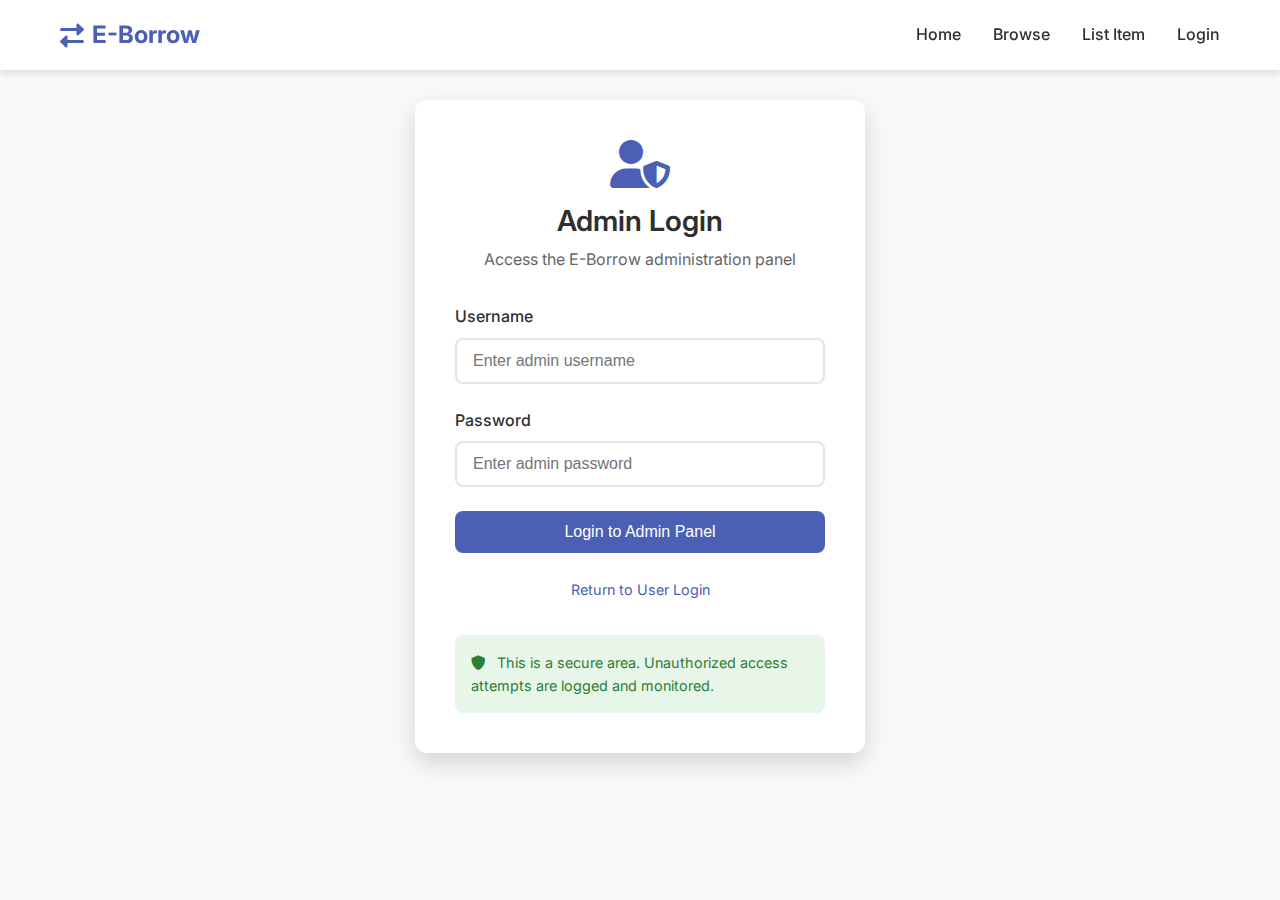
<file: E- Borrow/admin-login.html>
<!DOCTYPE html>
<html lang="en">
<head>
    <meta charset="UTF-8">
    <meta name="viewport" content="width=device-width, initial-scale=1.0">
    <title>Admin Login | E-Borrow</title>
    <link rel="stylesheet" href="https://cdnjs.cloudflare.com/ajax/libs/font-awesome/6.0.0-beta3/css/all.min.css">
    <link href="https://fonts.googleapis.com/css2?family=Inter:wght@300;400;500;600;700&display=swap" rel="stylesheet">
    <link rel="stylesheet" href="styles.css">
    <style>
        .admin-login-container {
            max-width: 450px;
            margin: 100px auto;
            padding: 2.5rem;
            background-color: var(--white);
            border-radius: var(--border-radius);
            box-shadow: var(--shadow-lg);
        }

        .admin-login-header {
            text-align: center;
            margin-bottom: 2rem;
        }

        .admin-login-header i {
            font-size: 3rem;
            color: var(--primary);
            margin-bottom: 1rem;
        }

        .admin-login-header h1 {
            font-size: 1.8rem;
            color: var(--text);
            margin-bottom: 0.5rem;
        }

        .admin-login-header p {
            color: var(--gray-dark);
        }

        .admin-form-group {
            margin-bottom: 1.5rem;
        }

        .admin-form-group label {
            display: block;
            margin-bottom: 0.5rem;
            font-weight: 500;
        }

        .admin-form-input {
            width: 100%;
            padding: 12px 16px;
            border: 2px solid var(--gray-medium);
            border-radius: var(--border-radius-sm);
            font-size: 1rem;
            transition: var(--transition);
        }

        .admin-form-input:focus {
            outline: none;
            border-color: var(--primary);
            box-shadow: 0 0 0 3px rgba(75, 95, 181, 0.1);
        }

        .admin-login-footer {
            text-align: center;
            margin-top: 1.5rem;
        }

        .admin-login-footer a {
            color: var(--primary);
            text-decoration: none;
            font-size: 0.9rem;
        }

        .admin-login-footer a:hover {
            text-decoration: underline;
        }

        .admin-login-btn {
            width: 100%;
            padding: 12px;
            background-color: var(--primary);
            color: var(--white);
            border: none;
            border-radius: var(--border-radius-sm);
            font-size: 1rem;
            font-weight: 500;
            cursor: pointer;
            transition: var(--transition);
        }

        .admin-login-btn:hover {
            background-color: #3a4a94;
        }

        .admin-login-error {
            background-color: #ffebee;
            color: #c62828;
            padding: 12px;
            border-radius: var(--border-radius-sm);
            margin-bottom: 1.5rem;
            display: none;
        }

        .admin-security-note {
            margin-top: 2rem;
            padding: 1rem;
            background-color: #e8f5e9;
            border-radius: var(--border-radius-sm);
            font-size: 0.9rem;
            color: #2e7d32;
        }

        .admin-security-note i {
            margin-right: 0.5rem;
        }
    </style>
</head>
<body>
    <!-- Navigation -->
    <nav class="navbar">
        <div class="nav-container">
            <div class="nav-logo">
                <a href="index.html">
                    <i class="fas fa-exchange-alt"></i>
                    E-Borrow
                </a>
            </div>
            <div class="nav-menu" id="nav-menu">
                <a href="index.html" class="nav-link">Home</a>
                <a href="search.html" class="nav-link">Browse</a>
                <a href="post-item.html" class="nav-link">List Item</a>
                <a href="dashboard.html" class="nav-link">Dashboard</a>
                <a href="login.html" class="nav-link">Login</a>
            </div>
            <div class="nav-toggle" id="nav-toggle">
                <span class="bar"></span>
                <span class="bar"></span>
                <span class="bar"></span>
            </div>
        </div>
    </nav>

    <!-- Admin Login Section -->
    <section class="admin-login-section">
        <div class="container">
            <div class="admin-login-container">
                <div class="admin-login-header">
                    <i class="fas fa-user-shield"></i>
                    <h1>Admin Login</h1>
                    <p>Access the E-Borrow administration panel</p>
                </div>

                <div class="admin-login-error" id="admin-login-error">
                    <i class="fas fa-exclamation-circle"></i>
                    <span>Invalid username or password. Please try again.</span>
                </div>

                <form id="admin-login-form">
                    <div class="admin-form-group">
                        <label for="admin-username">Username</label>
                        <input type="text" id="admin-username" class="admin-form-input" placeholder="Enter admin username" required>
                    </div>

                    <div class="admin-form-group">
                        <label for="admin-password">Password</label>
                        <input type="password" id="admin-password" class="admin-form-input" placeholder="Enter admin password" required>
                    </div>

                    <button type="submit" class="admin-login-btn">
                        <span>Login to Admin Panel</span>
                    </button>
                </form>

                <div class="admin-login-footer">
                    <a href="login.html">Return to User Login</a>
                </div>

                <div class="admin-security-note">
                    <i class="fas fa-shield-alt"></i>
                    <span>This is a secure area. Unauthorized access attempts are logged and monitored.</span>
                </div>
            </div>
        </div>
    </section>

    <script src="script.js"></script>
    <script>
        document.addEventListener('DOMContentLoaded', function() {
            const adminLoginForm = document.getElementById('admin-login-form');
            const adminLoginError = document.getElementById('admin-login-error');

            // Admin credentials (in a real app, this would be server-side)
            const ADMIN_USERNAME = 'admin';
            const ADMIN_PASSWORD = 'admin123';

            adminLoginForm.addEventListener('submit', function(e) {
                e.preventDefault();
                
                const username = document.getElementById('admin-username').value;
                const password = document.getElementById('admin-password').value;
                
                // Add loading state
                const submitBtn = adminLoginForm.querySelector('button[type="submit"]');
                submitBtn.innerHTML = '<span class="spinner"></span><span>Logging in...</span>';
                submitBtn.disabled = true;
                
                // Simulate server request
                setTimeout(() => {
                    if (username === ADMIN_USERNAME && password === ADMIN_PASSWORD) {
                        // Store admin session
                        localStorage.setItem('e-borrow-admin', JSON.stringify({
                            username: username,
                            role: 'admin',
                            loginTime: new Date().toISOString()
                        }));
                        
                        // Show success notification
                        showNotification('Login successful! Redirecting to admin dashboard...', 'success');
                        
                        // Redirect to admin dashboard
                        setTimeout(() => {
                            window.location.href = 'admin-dashboard.html';
                        }, 1000);
                    } else {
                        // Show error
                        adminLoginError.style.display = 'block';
                        
                        // Reset button
                        submitBtn.innerHTML = '<span>Login to Admin Panel</span>';
                        submitBtn.disabled = false;
                        
                        // Shake animation for error
                        adminLoginForm.classList.add('shake');
                        setTimeout(() => {
                            adminLoginForm.classList.remove('shake');
                        }, 500);
                    }
                }, 1500);
            });
        });
    </script>
</body>
</html>
</file>
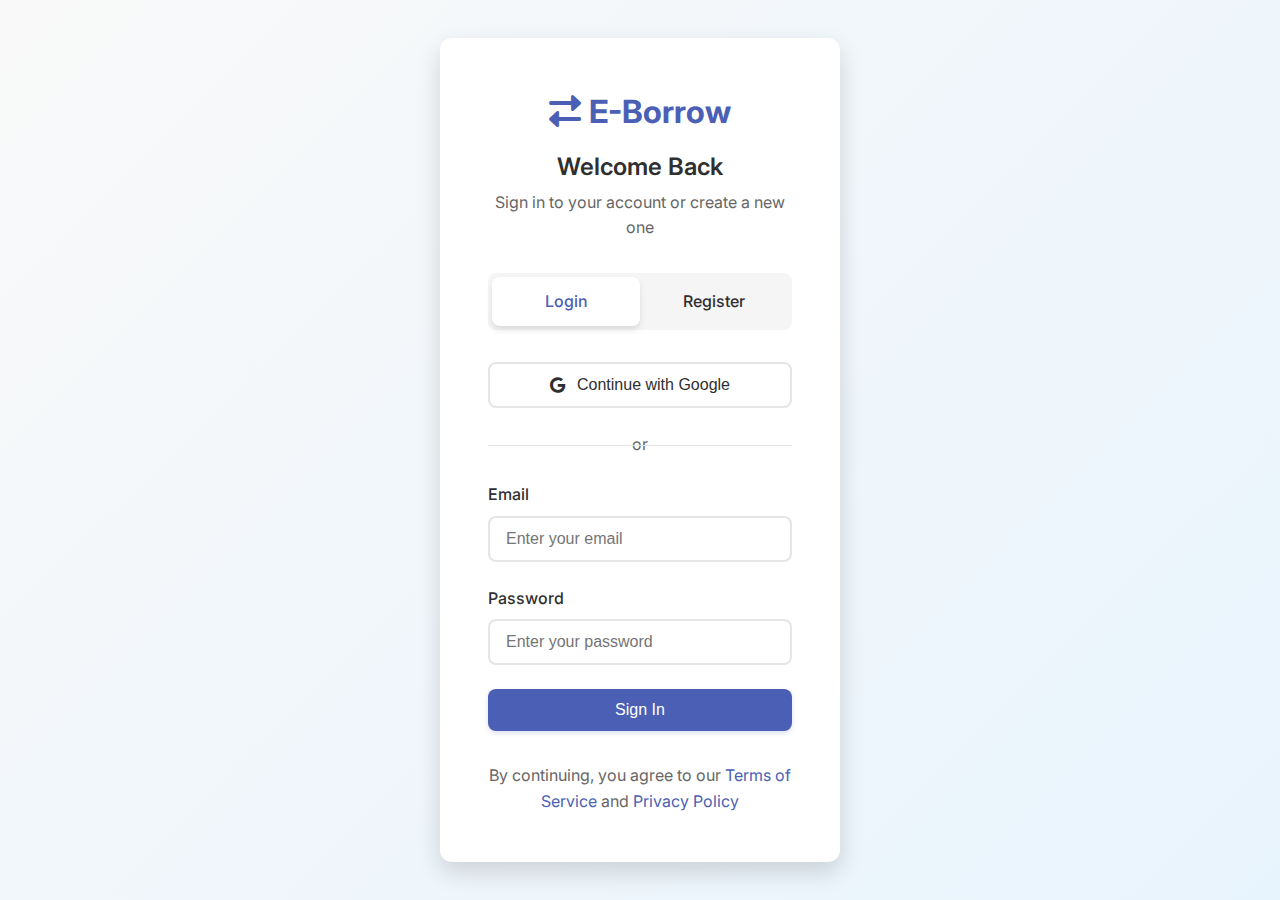
<file: E- Borrow/admin.html>
<!DOCTYPE html>
<html lang="en">
<head>
    <meta charset="UTF-8">
    <meta name="viewport" content="width=device-width, initial-scale=1.0">
    <title>Admin Dashboard - E-Borrow</title>
    <link href="https://fonts.googleapis.com/css2?family=Inter:wght@300;400;500;600;700&display=swap" rel="stylesheet">
    <link href="https://cdnjs.cloudflare.com/ajax/libs/font-awesome/6.0.0/css/all.min.css" rel="stylesheet">
    <link href="styles.css" rel="stylesheet">
    <style>
        .admin-container {
            max-width: 1400px;
            margin: 0 auto;
            padding: 100px 20px 2rem;
        }

        .admin-header {
            background: var(--white);
            border-radius: var(--border-radius);
            box-shadow: var(--shadow);
            padding: 2rem;
            margin-bottom: 2rem;
            display: flex;
            justify-content: space-between;
            align-items: center;
        }

        .admin-title {
            display: flex;
            align-items: center;
            gap: 1rem;
        }

        .admin-title i {
            font-size: 2rem;
            color: var(--primary);
        }

        .admin-nav {
            display: flex;
            gap: 1rem;
            margin-bottom: 2rem;
            overflow-x: auto;
        }

        .admin-content {
            background: var(--white);
            border-radius: var(--border-radius);
            box-shadow: var(--shadow);
            padding: 2rem;
        }

        .metrics-grid {
            display: grid;
            grid-template-columns: repeat(auto-fit, minmax(250px, 1fr));
            gap: 1.5rem;
            margin-bottom: 3rem;
        }

        .metric-card {
            background: linear-gradient(135deg, var(--primary), var(--secondary));
            color: var(--white);
            padding: 2rem;
            border-radius: var(--border-radius);
            text-align: center;
        }

        .metric-value {
            font-size: 2.5rem;
            font-weight: 700;
            margin-bottom: 0.5rem;
        }

        .metric-label {
            font-size: 1rem;
            opacity: 0.9;
        }

        .metric-change {
            font-size: 0.875rem;
            margin-top: 0.5rem;
            opacity: 0.8;
        }

        .data-table {
            width: 100%;
            border-collapse: collapse;
            margin-top: 1rem;
        }

        .data-table th,
        .data-table td {
            padding: 1rem;
            text-align: left;
            border-bottom: 1px solid var(--gray-medium);
        }

        .data-table th {
            background: var(--gray-light);
            font-weight: 600;
            color: var(--text);
        }

        .data-table tr:hover {
            background: var(--gray-light);
        }

        .status-badge {
            padding: 0.25rem 0.75rem;
            border-radius: 20px;
            font-size: 0.75rem;
            font-weight: 500;
        }

        .status-active {
            background: rgba(52, 199, 89, 0.1);
            color: #34c759;
        }

        .status-pending {
            background: rgba(255, 209, 102, 0.1);
            color: #ffd166;
        }

        .status-suspended {
            background: rgba(255, 59, 48, 0.1);
            color: #ff3b30;
        }

        .action-buttons {
            display: flex;
            gap: 0.5rem;
        }

        .btn-icon {
            padding: 0.5rem;
            border: none;
            border-radius: var(--border-radius-sm);
            cursor: pointer;
            transition: var(--transition);
        }

        .btn-edit {
            background: var(--secondary);
            color: var(--white);
        }

        .btn-delete {
            background: #ff3b30;
            color: var(--white);
        }

        .btn-view {
            background: var(--primary);
            color: var(--white);
        }

        .search-filters {
            display: flex;
            gap: 1rem;
            margin-bottom: 2rem;
            flex-wrap: wrap;
        }

        .filter-input {
            flex: 1;
            min-width: 200px;
        }

        .chart-container {
            height: 300px;
            background: var(--gray-light);
            border-radius: var(--border-radius-sm);
            display: flex;
            align-items: center;
            justify-content: center;
            margin: 2rem 0;
            color: var(--gray-dark);
        }

        @media (max-width: 768px) {
            .admin-header {
                flex-direction: column;
                gap: 1rem;
                text-align: center;
            }

            .metrics-grid {
                grid-template-columns: repeat(2, 1fr);
            }

            .search-filters {
                flex-direction: column;
            }

            .data-table {
                font-size: 0.875rem;
            }

            .data-table th,
            .data-table td {
                padding: 0.5rem;
            }
        }
    </style>
</head>
<body>
    <!-- Navigation -->
    <nav class="navbar">
        <div class="nav-container">
            <div class="nav-logo">
                <a href="index.html">
                    <i class="fas fa-exchange-alt"></i>
                    E-Borrow
                </a>
            </div>
            <div class="nav-menu" id="nav-menu">
                <a href="index.html" class="nav-link">Home</a>
                <a href="search.html" class="nav-link">Browse</a>
                <a href="dashboard.html" class="nav-link">Dashboard</a>
                <a href="admin.html" class="nav-link">Admin</a>
                <a href="#" class="nav-link" onclick="logout()">Logout</a>
            </div>
            <div class="nav-toggle" id="nav-toggle">
                <span class="bar"></span>
                <span class="bar"></span>
                <span class="bar"></span>
            </div>
        </div>
    </nav>

    <!-- Admin Container -->
    <div class="admin-container">
        <!-- Header -->
        <div class="admin-header">
            <div class="admin-title">
                <i class="fas fa-shield-alt"></i>
                <div>
                    <h1>Admin Dashboard</h1>
                    <p>Manage users, listings, and platform analytics</p>
                </div>
            </div>
            <div>
                <button class="btn btn-primary">
                    <i class="fas fa-download"></i>
                    Export Data
                </button>
            </div>
        </div>

        <!-- Navigation Tabs -->
        <div class="admin-nav">
            <div class="nav-tab active" onclick="switchAdminTab('analytics')">
                <i class="fas fa-chart-bar"></i>
                Analytics
            </div>
            <div class="nav-tab" onclick="switchAdminTab('users')">
                <i class="fas fa-users"></i>
                Users
            </div>
            <div class="nav-tab" onclick="switchAdminTab('listings')">
                <i class="fas fa-box"></i>
                Listings
            </div>
            <div class="nav-tab" onclick="switchAdminTab('transactions')">
                <i class="fas fa-credit-card"></i>
                Transactions
            </div>
            <div class="nav-tab" onclick="switchAdminTab('reports')">
                <i class="fas fa-flag"></i>
                Reports
            </div>
        </div>

        <!-- Content -->
        <div class="admin-content">
            <!-- Analytics Section -->
            <div id="analytics" class="content-section active">
                <h3>Platform Analytics</h3>
                
                <div class="metrics-grid">
                    <div class="metric-card">
                        <div class="metric-value">2,847</div>
                        <div class="metric-label">Total Users</div>
                        <div class="metric-change">+12% this month</div>
                    </div>
                    <div class="metric-card">
                        <div class="metric-value">1,234</div>
                        <div class="metric-label">Active Listings</div>
                        <div class="metric-change">+8% this month</div>
                    </div>
                    <div class="metric-card">
                        <div class="metric-value">$45,678</div>
                        <div class="metric-label">Monthly Revenue</div>
                        <div class="metric-change">+15% this month</div>
                    </div>
                    <div class="metric-card">
                        <div class="metric-value">567</div>
                        <div class="metric-label">Transactions</div>
                        <div class="metric-change">+22% this month</div>
                    </div>
                </div>

                <div class="chart-container">
                    <div>
                        <i class="fas fa-chart-line" style="font-size: 3rem; margin-bottom: 1rem;"></i>
                        <p>Revenue Chart Placeholder</p>
                        <p style="font-size: 0.875rem;">Chart.js or similar library would be integrated here</p>
                    </div>
                </div>
            </div>

            <!-- Users Section -->
            <div id="users" class="content-section">
                <div style="display: flex; justify-content: space-between; align-items: center; margin-bottom: 2rem;">
                    <h3>User Management</h3>
                    <button class="btn btn-primary">Add User</button>
                </div>

                <div class="search-filters">
                    <input type="text" class="form-input filter-input" placeholder="Search users...">
                    <select class="form-select">
                        <option>All Status</option>
                        <option>Active</option>
                        <option>Suspended</option>
                    </select>
                    <select class="form-select">
                        <option>All Roles</option>
                        <option>User</option>
                        <option>Admin</option>
                    </select>
                </div>

                <table class="data-table">
                    <thead>
                        <tr>
                            <th>User</th>
                            <th>Email</th>
                            <th>Join Date</th>
                            <th>Listings</th>
                            <th>Rating</th>
                            <th>Status</th>
                            <th>Actions</th>
                        </tr>
                    </thead>
                    <tbody>
                        <tr>
                            <td>
                                <div style="display: flex; align-items: center; gap: 0.5rem;">
                                    <div style="width: 30px; height: 30px; border-radius: 50%; background: var(--primary); display: flex; align-items: center; justify-content: center; color: white; font-size: 0.75rem;">JD</div>
                                    John Doe
                                </div>
                            </td>
                            <td>john@example.com</td>
                            <td>Jan 15, 2023</td>
                            <td>3</td>
                            <td>4.9</td>
                            <td><span class="status-badge status-active">Active</span></td>
                            <td>
                                <div class="action-buttons">
                                    <button class="btn-icon btn-view"><i class="fas fa-eye"></i></button>
                                    <button class="btn-icon btn-edit"><i class="fas fa-edit"></i></button>
                                    <button class="btn-icon btn-delete"><i class="fas fa-ban"></i></button>
                                </div>
                            </td>
                        </tr>
                        <tr>
                            <td>
                                <div style="display: flex; align-items: center; gap: 0.5rem;">
                                    <div style="width: 30px; height: 30px; border-radius: 50%; background: var(--secondary); display: flex; align-items: center; justify-content: center; color: white; font-size: 0.75rem;">SW</div>
                                    Sarah Wilson
                                </div>
                            </td>
                            <td>sarah@example.com</td>
                            <td>Feb 3, 2023</td>
                            <td>1</td>
                            <td>4.8</td>
                            <td><span class="status-badge status-active">Active</span></td>
                            <td>
                                <div class="action-buttons">
                                    <button class="btn-icon btn-view"><i class="fas fa-eye"></i></button>
                                    <button class="btn-icon btn-edit"><i class="fas fa-edit"></i></button>
                                    <button class="btn-icon btn-delete"><i class="fas fa-ban"></i></button>
                                </div>
                            </td>
                        </tr>
                        <tr>
                            <td>
                                <div style="display: flex; align-items: center; gap: 0.5rem;">
                                    <div style="width: 30px; height: 30px; border-radius: 50%; background: var(--accent); display: flex; align-items: center; justify-content: center; color: var(--text); font-size: 0.75rem;">MJ</div>
                                    Mike Johnson
                                </div>
                            </td>
                            <td>mike@example.com</td>
                            <td>Mar 10, 2023</td>
                            <td>2</td>
                            <td>4.7</td>
                            <td><span class="status-badge status-suspended">Suspended</span></td>
                            <td>
                                <div class="action-buttons">
                                    <button class="btn-icon btn-view"><i class="fas fa-eye"></i></button>
                                    <button class="btn-icon btn-edit"><i class="fas fa-edit"></i></button>
                                    <button class="btn-icon btn-delete"><i class="fas fa-ban"></i></button>
                                </div>
                            </td>
                        </tr>
                    </tbody>
                </table>
            </div>

            <!-- Listings Section -->
            <div id="listings" class="content-section">
                <div style="display: flex; justify-content: space-between; align-items: center; margin-bottom: 2rem;">
                    <h3>Listing Management</h3>
                    <button class="btn btn-primary">Featured Listings</button>
                </div>

                <div class="search-filters">
                    <input type="text" class="form-input filter-input" placeholder="Search listings...">
                    <select class="form-select">
                        <option>All Categories</option>
                        <option>Photography</option>
                        <option>Vehicles</option>
                        <option>Tools</option>
                        <option>Electronics</option>
                    </select>
                    <select class="form-select">
                        <option>All Status</option>
                        <option>Active</option>
                        <option>Pending</option>
                        <option>Suspended</option>
                    </select>
                </div>

                <table class="data-table">
                    <thead>
                        <tr>
                            <th>Item</th>
                            <th>Owner</th>
                            <th>Category</th>
                            <th>Price</th>
                            <th>Views</th>
                            <th>Status</th>
                            <th>Actions</th>
                        </tr>
                    </thead>
                    <tbody>
                        <tr>
                            <td>Canon EOS R5</td>
                            <td>John Doe</td>
                            <td>Photography</td>
                            <td>$35/day</td>
                            <td>234</td>
                            <td><span class="status-badge status-active">Active</span></td>
                            <td>
                                <div class="action-buttons">
                                    <button class="btn-icon btn-view"><i class="fas fa-eye"></i></button>
                                    <button class="btn-icon btn-edit"><i class="fas fa-edit"></i></button>
                                    <button class="btn-icon btn-delete"><i class="fas fa-trash"></i></button>
                                </div>
                            </td>
                        </tr>
                        <tr>
                            <td>Tesla Model 3</td>
                            <td>Jane Smith</td>
                            <td>Vehicles</td>
                            <td>$89/day</td>
                            <td>456</td>
                            <td><span class="status-badge status-active">Active</span></td>
                            <td>
                                <div class="action-buttons">
                                    <button class="btn-icon btn-view"><i class="fas fa-eye"></i></button>
                                    <button class="btn-icon btn-edit"><i class="fas fa-edit"></i></button>
                                    <button class="btn-icon btn-delete"><i class="fas fa-trash"></i></button>
                                </div>
                            </td>
                        </tr>
                        <tr>
                            <td>DeWalt Drill Set</td>
                            <td>Mike Johnson</td>
                            <td>Tools</td>
                            <td>$15/day</td>
                            <td>123</td>
                            <td><span class="status-badge status-pending">Pending</span></td>
                            <td>
                                <div class="action-buttons">
                                    <button class="btn-icon btn-view"><i class="fas fa-eye"></i></button>
                                    <button class="btn-icon btn-edit"><i class="fas fa-edit"></i></button>
                                    <button class="btn-icon btn-delete"><i class="fas fa-trash"></i></button>
                                </div>
                            </td>
                        </tr>
                    </tbody>
                </table>
            </div>

            <!-- Transactions Section -->
            <div id="transactions" class="content-section">
                <h3>Transaction History</h3>

                <div class="search-filters">
                    <input type="text" class="form-input filter-input" placeholder="Search transactions...">
                    <input type="date" class="form-input">
                    <input type="date" class="form-input">
                    <select class="form-select">
                        <option>All Types</option>
                        <option>Rental</option>
                        <option>Refund</option>
                        <option>Payout</option>
                    </select>
                </div>

                <table class="data-table">
                    <thead>
                        <tr>
                            <th>Transaction ID</th>
                            <th>Date</th>
                            <th>Item</th>
                            <th>Renter</th>
                            <th>Owner</th>
                            <th>Amount</th>
                            <th>Status</th>
                        </tr>
                    </thead>
                    <tbody>
                        <tr>
                            <td>#TXN-001</td>
                            <td>Mar 15, 2024</td>
                            <td>Canon EOS R5</td>
                            <td>Sarah Wilson</td>
                            <td>John Doe</td>
                            <td>$105.00</td>
                            <td><span class="status-badge status-active">Completed</span></td>
                        </tr>
                        <tr>
                            <td>#TXN-002</td>
                            <td>Mar 14, 2024</td>
                            <td>Tesla Model 3</td>
                            <td>Mike Johnson</td>
                            <td>Jane Smith</td>
                            <td>$267.00</td>
                            <td><span class="status-badge status-pending">Processing</span></td>
                        </tr>
                        <tr>
                            <td>#TXN-003</td>
                            <td>Mar 13, 2024</td>
                            <td>Mountain Bike</td>
                            <td>Demo User</td>
                            <td>Tom Brown</td>
                            <td>$75.00</td>
                            <td><span class="status-badge status-active">Completed</span></td>
                        </tr>
                    </tbody>
                </table>
            </div>

            <!-- Reports Section -->
            <div id="reports" class="content-section">
                <h3>Reports & Issues</h3>

                <div class="search-filters">
                    <input type="text" class="form-input filter-input" placeholder="Search reports...">
                    <select class="form-select">
                        <option>All Types</option>
                        <option>User Report</option>
                        <option>Listing Report</option>
                        <option>Transaction Issue</option>
                    </select>
                    <select class="form-select">
                        <option>All Status</option>
                        <option>Open</option>
                        <option>In Progress</option>
                        <option>Resolved</option>
                    </select>
                </div>

                <table class="data-table">
                    <thead>
                        <tr>
                            <th>Report ID</th>
                            <th>Date</th>
                            <th>Type</th>
                            <th>Reporter</th>
                            <th>Subject</th>
                            <th>Priority</th>
                            <th>Status</th>
                            <th>Actions</th>
                        </tr>
                    </thead>
                    <tbody>
                        <tr>
                            <td>#RPT-001</td>
                            <td>Mar 16, 2024</td>
                            <td>User Report</td>
                            <td>Sarah Wilson</td>
                            <td>Inappropriate behavior</td>
                            <td>High</td>
                            <td><span class="status-badge status-pending">Open</span></td>
                            <td>
                                <div class="action-buttons">
                                    <button class="btn-icon btn-view"><i class="fas fa-eye"></i></button>
                                    <button class="btn-icon btn-edit"><i class="fas fa-edit"></i></button>
                                </div>
                            </td>
                        </tr>
                        <tr>
                            <td>#RPT-002</td>
                            <td>Mar 15, 2024</td>
                            <td>Listing Report</td>
                            <td>Mike Johnson</td>
                            <td>Misleading description</td>
                            <td>Medium</td>
                            <td><span class="status-badge status-active">Resolved</span></td>
                            <td>
                                <div class="action-buttons">
                                    <button class="btn-icon btn-view"><i class="fas fa-eye"></i></button>
                                    <button class="btn-icon btn-edit"><i class="fas fa-edit"></i></button>
                                </div>
                            </td>
                        </tr>
                    </tbody>
                </table>
            </div>
        </div>
    </div>

    <script src="script.js"></script>
    <script>
        function switchAdminTab(tabName) {
            // Remove active class from all tabs and sections
            document.querySelectorAll('.nav-tab').forEach(tab => tab.classList.remove('active'));
            document.querySelectorAll('.content-section').forEach(section => section.classList.remove('active'));

            // Add active class to clicked tab and corresponding section
            event.target.classList.add('active');
            document.getElementById(tabName).classList.add('active');
        }

        // Simulate admin authentication check
        document.addEventListener('DOMContentLoaded', function() {
            const user = checkAuth();
            if (!user) {
                alert('Admin access required. Redirecting to login...');
                window.location.href = 'login.html';
                return;
            }
            
            // In a real app, you'd check if user has admin privileges
            console.log('Admin dashboard loaded for:', user.name);
        });
    </script>
</body>
</html>
</file>
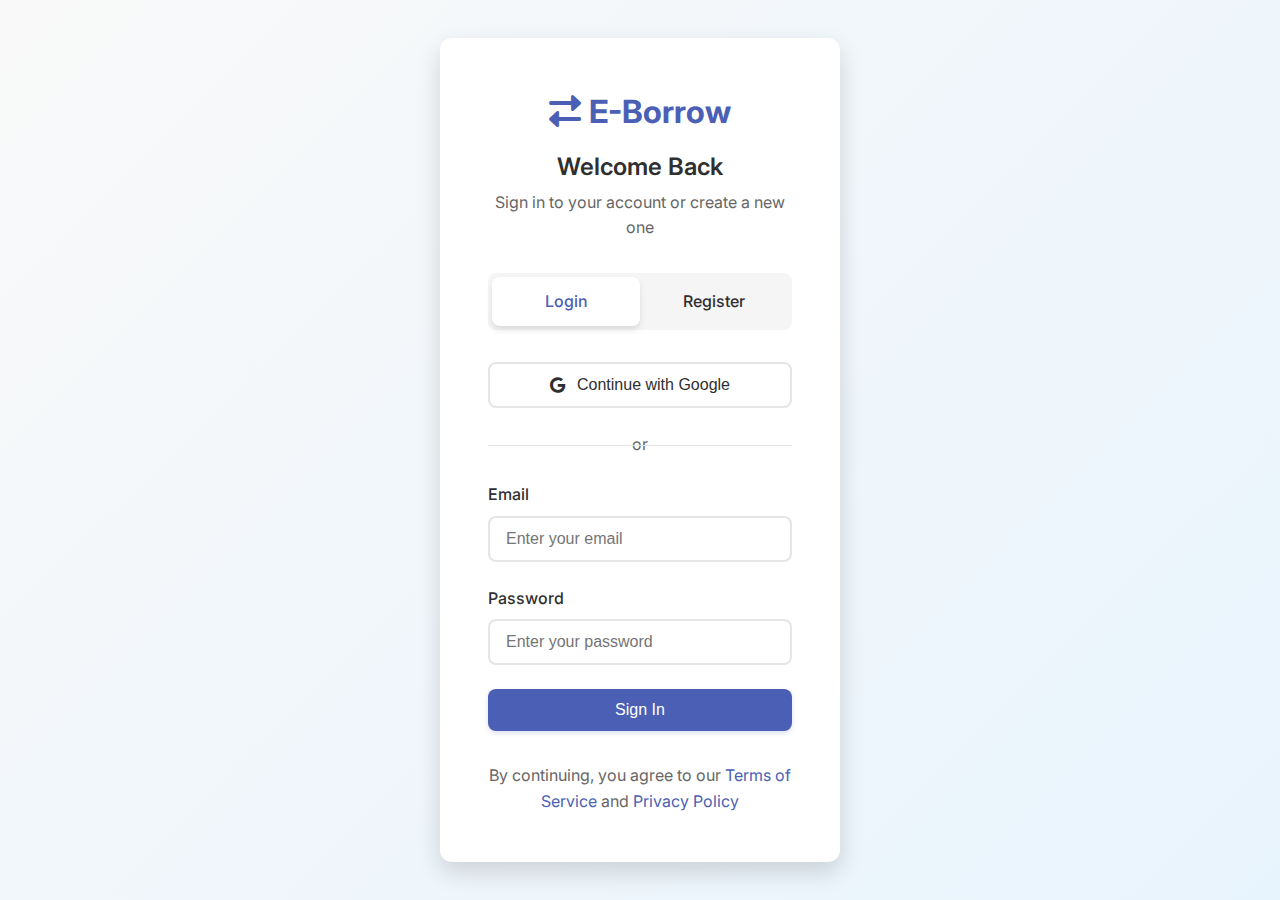
<file: E- Borrow/dashboard.html>
<!DOCTYPE html>
<html lang="en">
<head>
    <meta charset="UTF-8">
    <meta name="viewport" content="width=device-width, initial-scale=1.0">
    <title>Dashboard - E-Borrow</title>
    <link href="https://fonts.googleapis.com/css2?family=Inter:wght@300;400;500;600;700&display=swap" rel="stylesheet">
    <link href="https://cdnjs.cloudflare.com/ajax/libs/font-awesome/6.0.0/css/all.min.css" rel="stylesheet">
    <link href="styles.css" rel="stylesheet">
    <style>
        .dashboard-container {
            max-width: 1200px;
            margin: 0 auto;
            padding: 100px 20px 2rem;
        }

        .dashboard-header {
            background: var(--white);
            border-radius: var(--border-radius);
            box-shadow: var(--shadow);
            padding: 2rem;
            margin-bottom: 2rem;
            display: flex;
            justify-content: space-between;
            align-items: center;
        }

        .user-info {
            display: flex;
            align-items: center;
            gap: 1rem;
        }

        .user-avatar {
            width: 60px;
            height: 60px;
            border-radius: 50%;
            background: var(--primary);
            display: flex;
            align-items: center;
            justify-content: center;
            color: var(--white);
            font-size: 1.5rem;
        }

        .user-details h2 {
            margin-bottom: 0.25rem;
        }

        .user-stats {
            display: flex;
            gap: 2rem;
            color: var(--gray-dark);
            font-size: 0.875rem;
        }

        .dashboard-nav {
            display: flex;
            gap: 1rem;
            margin-bottom: 2rem;
            overflow-x: auto;
        }

        .nav-tab {
            padding: 0.75rem 1.5rem;
            background: var(--white);
            border: 2px solid var(--gray-medium);
            border-radius: var(--border-radius-sm);
            cursor: pointer;
            transition: var(--transition);
            white-space: nowrap;
            display: flex;
            align-items: center;
            gap: 0.5rem;
        }

        .nav-tab.active {
            background: var(--primary);
            color: var(--white);
            border-color: var(--primary);
        }

        .nav-tab:hover:not(.active) {
            border-color: var(--primary);
        }

        .dashboard-content {
            background: var(--white);
            border-radius: var(--border-radius);
            box-shadow: var(--shadow);
            padding: 2rem;
        }

        .content-section {
            display: none;
        }

        .content-section.active {
            display: block;
        }

        .stats-grid {
            display: grid;
            grid-template-columns: repeat(auto-fit, minmax(200px, 1fr));
            gap: 1.5rem;
            margin-bottom: 2rem;
        }

        .stat-card {
            background: var(--gray-light);
            padding: 1.5rem;
            border-radius: var(--border-radius-sm);
            text-align: center;
        }

        .stat-value {
            font-size: 2rem;
            font-weight: 700;
            color: var(--primary);
            margin-bottom: 0.5rem;
        }

        .stat-label {
            color: var(--gray-dark);
            font-size: 0.875rem;
        }

        .items-grid {
            display: grid;
            grid-template-columns: repeat(auto-fill, minmax(280px, 1fr));
            gap: 1.5rem;
        }

        .item-card {
            border: 1px solid var(--gray-medium);
            border-radius: var(--border-radius-sm);
            overflow: hidden;
            transition: var(--transition);
        }

        .item-card:hover {
            box-shadow: var(--shadow);
        }

        .item-image {
            height: 150px;
            background: var(--gray-light);
            display: flex;
            align-items: center;
            justify-content: center;
            background: linear-gradient(135deg, var(--secondary), var(--primary));
        }

        .item-image i {
            font-size: 2.5rem;
            color: var(--white);
        }

        .item-content {
            padding: 1rem;
        }

        .item-title {
            font-weight: 600;
            margin-bottom: 0.5rem;
        }

        .item-meta {
            display: flex;
            justify-content: space-between;
            align-items: center;
            margin-bottom: 1rem;
            font-size: 0.875rem;
            color: var(--gray-dark);
        }

        .item-price {
            font-weight: 600;
            color: var(--accent);
        }

        .item-actions {
            display: flex;
            gap: 0.5rem;
        }

        .btn-small {
            padding: 0.5rem 1rem;
            font-size: 0.875rem;
            flex: 1;
        }

        .rental-item {
            border: 1px solid var(--gray-medium);
            border-radius: var(--border-radius-sm);
            padding: 1.5rem;
            margin-bottom: 1rem;
        }

        .rental-header {
            display: flex;
            justify-content: space-between;
            align-items: flex-start;
            margin-bottom: 1rem;
        }

        .rental-info h4 {
            margin-bottom: 0.25rem;
        }

        .rental-dates {
            color: var(--gray-dark);
            font-size: 0.875rem;
        }

        .rental-status {
            padding: 0.25rem 0.75rem;
            border-radius: 20px;
            font-size: 0.75rem;
            font-weight: 500;
        }

        .status-active {
            background: rgba(52, 199, 89, 0.1);
            color: #34c759;
        }

        .status-pending {
            background: rgba(255, 209, 102, 0.1);
            color: #ffd166;
        }

        .status-completed {
            background: rgba(142, 142, 147, 0.1);
            color: #8e8e93;
        }

        .empty-state {
            text-align: center;
            padding: 3rem 1rem;
            color: var(--gray-dark);
        }

        .empty-state i {
            font-size: 3rem;
            color: var(--gray-medium);
            margin-bottom: 1rem;
        }

        @media (max-width: 768px) {
            .dashboard-header {
                flex-direction: column;
                gap: 1rem;
                text-align: center;
            }

            .user-stats {
                justify-content: center;
            }

            .dashboard-nav {
                flex-wrap: wrap;
            }

            .stats-grid {
                grid-template-columns: repeat(2, 1fr);
            }

            .items-grid {
                grid-template-columns: 1fr;
            }

            .rental-header {
                flex-direction: column;
                gap: 1rem;
            }
        }
    </style>
</head>
<body>
    <!-- Navigation -->
    <nav class="navbar">
        <div class="nav-container">
            <div class="nav-logo">
                <a href="index.html">
                    <i class="fas fa-exchange-alt"></i>
                    E-Borrow
                </a>
            </div>
            <div class="nav-menu" id="nav-menu">
                <a href="index.html" class="nav-link">Home</a>
                <a href="search.html" class="nav-link">Browse</a>
                <a href="post-item.html" class="nav-link">List Item</a>
                <a href="dashboard.html" class="nav-link">Dashboard</a>
                <a href="#" class="nav-link" onclick="logout()">Logout</a>
            </div>
            <div class="nav-toggle" id="nav-toggle">
                <span class="bar"></span>
                <span class="bar"></span>
                <span class="bar"></span>
            </div>
        </div>
    </nav>

    <!-- Dashboard Container -->
    <div class="dashboard-container">
        <!-- Header -->
        <div class="dashboard-header">
            <div class="user-info">
                <div class="user-avatar">
                    <i class="fas fa-user"></i>
                </div>
                <div class="user-details">
                    <h2 id="user-name">Demo User</h2>
                    <div class="user-stats">
                        <span><i class="fas fa-star"></i> 4.9 rating</span>
                        <span><i class="fas fa-calendar"></i> Member since 2023</span>
                        <span><i class="fas fa-shield-alt"></i> Verified</span>
                    </div>
                </div>
            </div>
            <div>
                <a href="post-item.html" class="btn btn-primary">
                    <i class="fas fa-plus"></i>
                    List New Item
                </a>
            </div>
        </div>

        <!-- Navigation Tabs -->
        <div class="dashboard-nav">
            <div class="nav-tab active" onclick="switchTab('overview')">
                <i class="fas fa-chart-line"></i>
                Overview
            </div>
            <div class="nav-tab" onclick="switchTab('my-listings')">
                <i class="fas fa-box"></i>
                My Listings
            </div>
            <div class="nav-tab" onclick="switchTab('my-rentals')">
                <i class="fas fa-calendar-check"></i>
                My Rentals
            </div>
            <div class="nav-tab" onclick="switchTab('bookings')">
                <i class="fas fa-handshake"></i>
                Bookings
            </div>
            <div class="nav-tab" onclick="switchTab('messages')">
                <i class="fas fa-comments"></i>
                Messages
            </div>
            <div class="nav-tab" onclick="switchTab('settings')">
                <i class="fas fa-cog"></i>
                Settings
            </div>
        </div>

        <!-- Content -->
        <div class="dashboard-content">
            <!-- Overview Section -->
            <div id="overview" class="content-section active">
                <h3>Dashboard Overview</h3>
                <div class="stats-grid">
                    <div class="stat-card">
                        <div class="stat-value">3</div>
                        <div class="stat-label">Active Listings</div>
                    </div>
                    <div class="stat-card">
                        <div class="stat-value">12</div>
                        <div class="stat-label">Total Rentals</div>
                    </div>
                    <div class="stat-card">
                        <div class="stat-value">$1,240</div>
                        <div class="stat-label">Total Earnings</div>
                    </div>
                    <div class="stat-card">
                        <div class="stat-value">4.9</div>
                        <div class="stat-label">Average Rating</div>
                    </div>
                </div>

                <h4>Recent Activity</h4>
                <div class="rental-item">
                    <div class="rental-header">
                        <div class="rental-info">
                            <h4>Canon EOS R5 rented by Sarah Wilson</h4>
                            <div class="rental-dates">March 15-18, 2024 • $105 total</div>
                        </div>
                        <div class="rental-status status-active">Active</div>
                    </div>
                </div>

                <div class="rental-item">
                    <div class="rental-header">
                        <div class="rental-info">
                            <h4>Tesla Model 3 booking request</h4>
                            <div class="rental-dates">March 20-22, 2024 • $267 total</div>
                        </div>
                        <div class="rental-status status-pending">Pending</div>
                    </div>
                </div>
            </div>

            <!-- My Listings Section -->
            <div id="my-listings" class="content-section">
                <div style="display: flex; justify-content: space-between; align-items: center; margin-bottom: 2rem;">
                    <h3>My Listings (3)</h3>
                    <a href="post-item.html" class="btn btn-primary">Add New Item</a>
                </div>

                <div class="items-grid">
                    <div class="item-card">
                        <div class="item-image">
                            <i class="fas fa-camera"></i>
                        </div>
                        <div class="item-content">
                            <div class="item-title">Canon EOS R5</div>
                            <div class="item-meta">
                                <span>Photography</span>
                                <span class="item-price">$35/day</span>
                            </div>
                            <div class="item-actions">
                                <button class="btn btn-secondary btn-small">Edit</button>
                                <button class="btn btn-outline btn-small">View</button>
                            </div>
                        </div>
                    </div>

                    <div class="item-card">
                        <div class="item-image">
                            <i class="fas fa-tools"></i>
                        </div>
                        <div class="item-content">
                            <div class="item-title">DeWalt Drill Set</div>
                            <div class="item-meta">
                                <span>Tools</span>
                                <span class="item-price">$15/day</span>
                            </div>
                            <div class="item-actions">
                                <button class="btn btn-secondary btn-small">Edit</button>
                                <button class="btn btn-outline btn-small">View</button>
                            </div>
                        </div>
                    </div>

                    <div class="item-card">
                        <div class="item-image">
                            <i class="fas fa-laptop"></i>
                        </div>
                        <div class="item-content">
                            <div class="item-title">MacBook Pro 16"</div>
                            <div class="item-meta">
                                <span>Electronics</span>
                                <span class="item-price">$45/day</span>
                            </div>
                            <div class="item-actions">
                                <button class="btn btn-secondary btn-small">Edit</button>
                                <button class="btn btn-outline btn-small">View</button>
                            </div>
                        </div>
                    </div>
                </div>
            </div>

            <!-- My Rentals Section -->
            <div id="my-rentals" class="content-section">
                <h3>My Rentals</h3>
                
                <div class="rental-item">
                    <div class="rental-header">
                        <div class="rental-info">
                            <h4>Mountain Bike from Tom Brown</h4>
                            <div class="rental-dates">March 10-12, 2024 • $75 total</div>
                        </div>
                        <div class="rental-status status-completed">Completed</div>
                    </div>
                    <p>Great bike for trail riding. Owner was very helpful and responsive.</p>
                </div>

                <div class="rental-item">
                    <div class="rental-header">
                        <div class="rental-info">
                            <h4>Dining Table Set from Lisa Davis</h4>
                            <div class="rental-dates">March 5-7, 2024 • $90 total</div>
                        </div>
                        <div class="rental-status status-completed">Completed</div>
                    </div>
                    <p>Perfect for our dinner party. Beautiful table and chairs in excellent condition.</p>
                </div>
            </div>

            <!-- Bookings Section -->
            <div id="bookings" class="content-section">
                <h3>Booking Requests</h3>
                
                <div class="rental-item">
                    <div class="rental-header">
                        <div class="rental-info">
                            <h4>Canon EOS R5 requested by Mike Johnson</h4>
                            <div class="rental-dates">March 25-27, 2024 • $105 total</div>
                        </div>
                        <div class="rental-status status-pending">Pending</div>
                    </div>
                    <p>Professional photographer needs camera for wedding shoot.</p>
                    <div style="margin-top: 1rem;">
                        <button class="btn btn-primary btn-small" style="margin-right: 0.5rem;">Accept</button>
                        <button class="btn btn-outline btn-small">Decline</button>
                    </div>
                </div>
            </div>

            <!-- Messages Section -->
            <div id="messages" class="content-section">
                <div class="empty-state">
                    <i class="fas fa-comments"></i>
                    <h3>No Messages</h3>
                    <p>Your conversations with other users will appear here.</p>
                </div>
            </div>

            <!-- Settings Section -->
            <div id="settings" class="content-section">
                <h3>Account Settings</h3>
                
                <div class="form-section">
                    <h4>Profile Information</h4>
                    <div class="form-row">
                        <div class="form-group">
                            <label class="form-label">First Name</label>
                            <input type="text" class="form-input" value="Demo">
                        </div>
                        <div class="form-group">
                            <label class="form-label">Last Name</label>
                            <input type="text" class="form-input" value="User">
                        </div>
                    </div>
                    <div class="form-group">
                        <label class="form-label">Email</label>
                        <input type="email" class="form-input" value="demo@example.com">
                    </div>
                    <div class="form-group">
                        <label class="form-label">Phone</label>
                        <input type="tel" class="form-input" placeholder="(555) 123-4567">
                    </div>
                    <button class="btn btn-primary">Save Changes</button>
                </div>

                <div class="form-section" style="margin-top: 2rem;">
                    <h4>Notification Preferences</h4>
                    <div class="checkbox-group">
                        <input type="checkbox" id="email-bookings" checked>
                        <label for="email-bookings">Email notifications for new bookings</label>
                    </div>
                    <div class="checkbox-group">
                        <input type="checkbox" id="email-messages" checked>
                        <label for="email-messages">Email notifications for messages</label>
                    </div>
                    <div class="checkbox-group">
                        <input type="checkbox" id="sms-reminders">
                        <label for="sms-reminders">SMS reminders for upcoming rentals</label>
                    </div>
                    <button class="btn btn-primary">Save Preferences</button>
                </div>
            </div>
        </div>
    </div>

    <script src="script.js"></script>
    <script>
        document.addEventListener('DOMContentLoaded', function() {
            // Check authentication
            const user = checkAuth();
            if (!user) {
                window.location.href = 'login.html';
                return;
            }

            // Update user name
            document.getElementById('user-name').textContent = user.name;
        });

        function switchTab(tabName) {
            // Remove active class from all tabs and sections
            document.querySelectorAll('.nav-tab').forEach(tab => tab.classList.remove('active'));
            document.querySelectorAll('.content-section').forEach(section => section.classList.remove('active'));

            // Add active class to clicked tab and corresponding section
            event.target.classList.add('active');
            document.getElementById(tabName).classList.add('active');
        }
    </script>
</body>
</html>
</file>
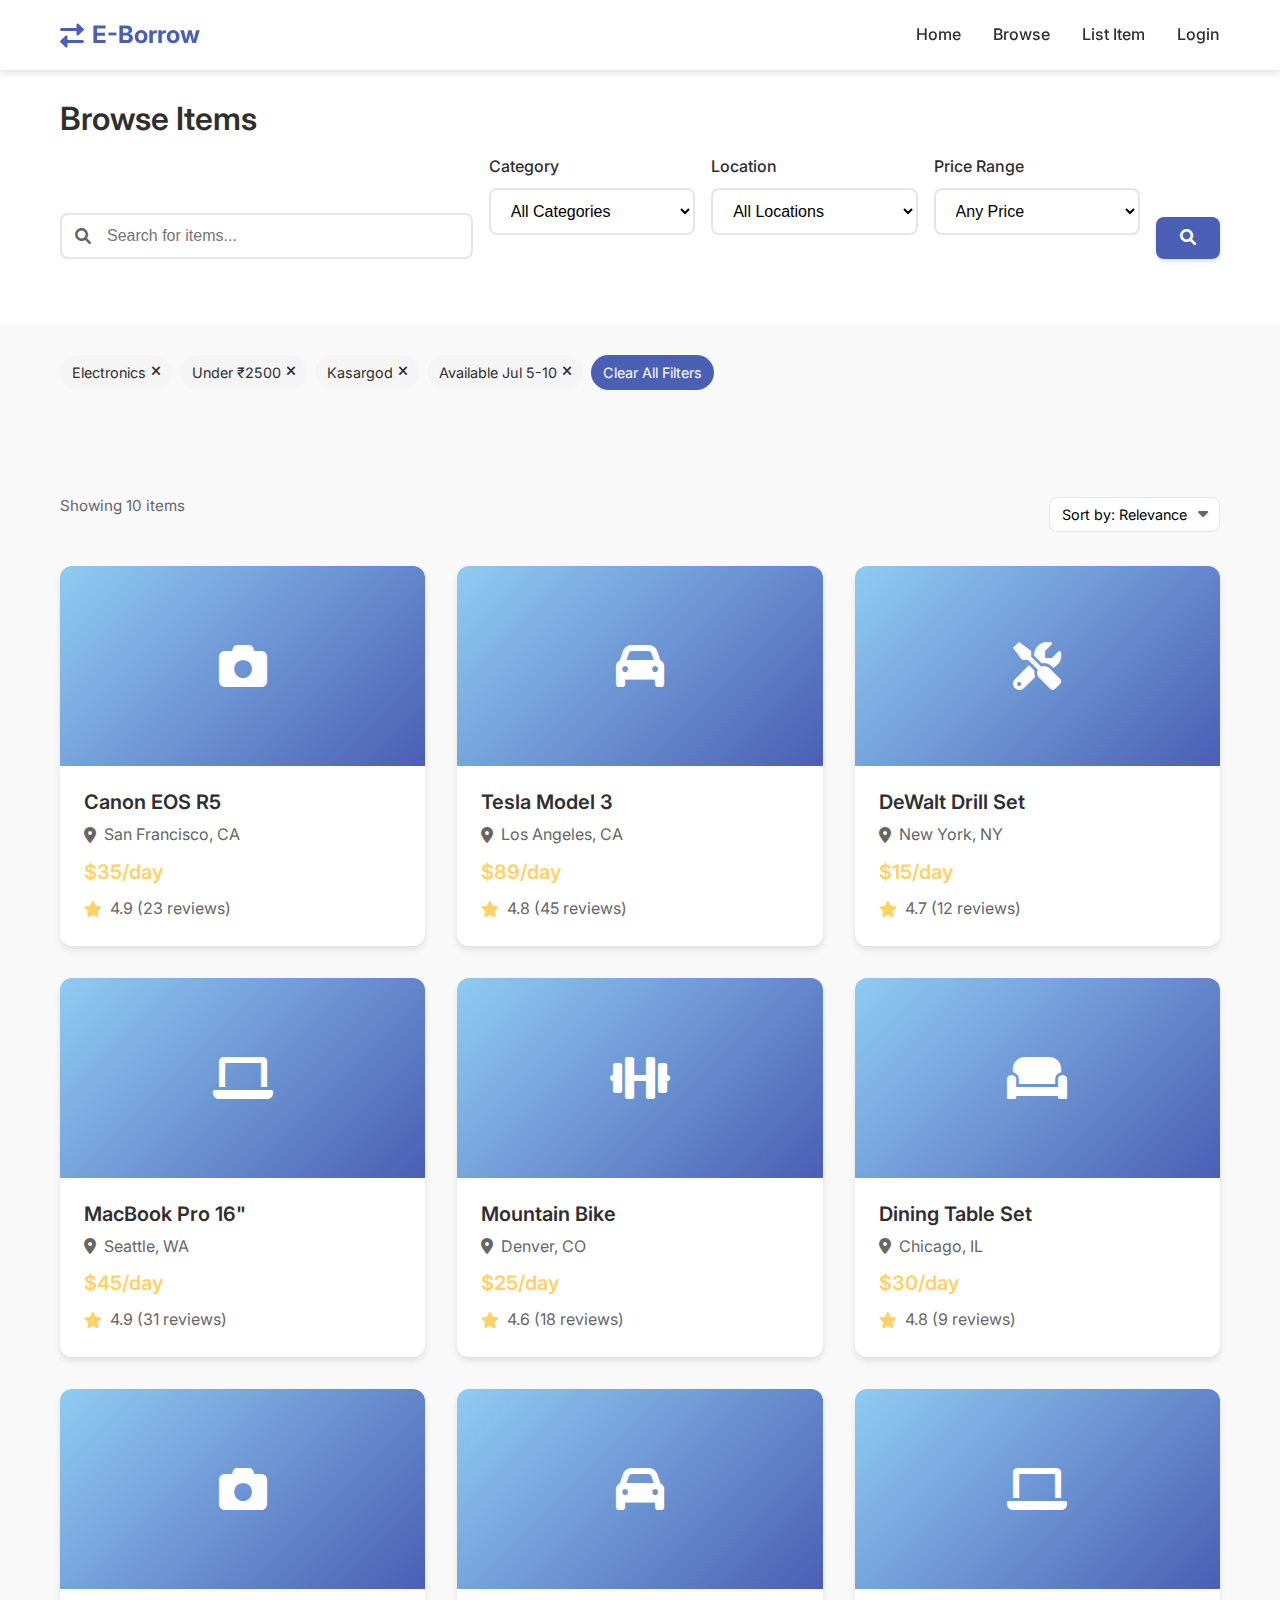
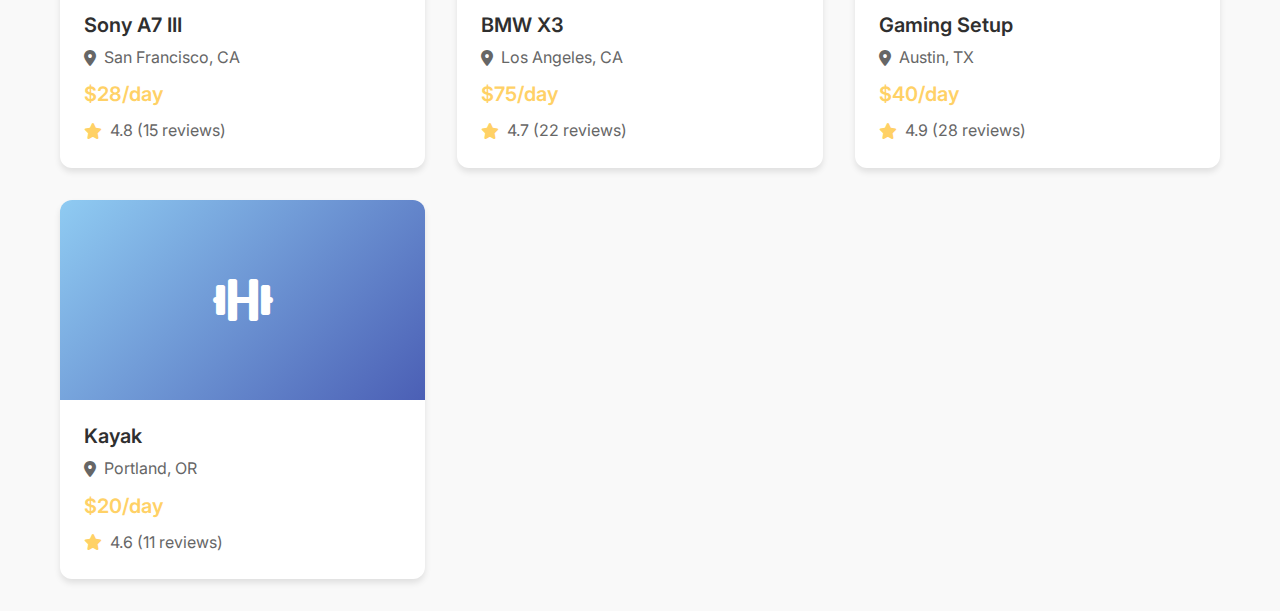
<file: E- Borrow/item-detail.html>
<!DOCTYPE html>
<html lang="en">
<head>
    <meta charset="UTF-8">
    <meta name="viewport" content="width=device-width, initial-scale=1.0">
    <title>Item Details - E-Borrow</title>
    <link href="https://fonts.googleapis.com/css2?family=Inter:wght@300;400;500;600;700&display=swap" rel="stylesheet">
    <link href="https://cdnjs.cloudflare.com/ajax/libs/font-awesome/6.0.0/css/all.min.css" rel="stylesheet">
    <link href="styles.css" rel="stylesheet">
    <style>
        .detail-container {
            max-width: 1200px;
            margin: 0 auto;
            padding: 100px 20px 2rem;
            display: grid;
            grid-template-columns: 1fr 400px;
            gap: 3rem;
        }

        .detail-main {
            background: var(--white);
            border-radius: var(--border-radius);
            box-shadow: var(--shadow);
            overflow: hidden;
        }

        .image-gallery {
            position: relative;
            height: 400px;
            background: var(--gray-light);
        }

        .main-image {
            width: 100%;
            height: 100%;
            display: flex;
            align-items: center;
            justify-content: center;
            background: linear-gradient(135deg, var(--secondary), var(--primary));
        }

        .main-image i {
            font-size: 6rem;
            color: var(--white);
        }

        .image-nav {
            position: absolute;
            bottom: 1rem;
            left: 50%;
            transform: translateX(-50%);
            display: flex;
            gap: 0.5rem;
        }

        .image-dot {
            width: 10px;
            height: 10px;
            border-radius: 50%;
            background: rgba(255, 255, 255, 0.5);
            cursor: pointer;
        }

        .image-dot.active {
            background: var(--white);
        }

        .detail-content {
            padding: 2rem;
        }

        .item-title {
            font-size: 2rem;
            margin-bottom: 1rem;
        }

        .item-meta {
            display: flex;
            align-items: center;
            gap: 2rem;
            margin-bottom: 1.5rem;
            color: var(--gray-dark);
        }

        .item-rating {
            display: flex;
            align-items: center;
            gap: 0.5rem;
        }

        .item-rating i {
            color: var(--accent);
        }

        .item-location {
            display: flex;
            align-items: center;
            gap: 0.5rem;
        }

        .item-description {
            line-height: 1.6;
            margin-bottom: 2rem;
        }

        .item-features {
            margin-bottom: 2rem;
        }

        .features-grid {
            display: grid;
            grid-template-columns: repeat(auto-fit, minmax(200px, 1fr));
            gap: 1rem;
            margin-top: 1rem;
        }

        .feature-item {
            display: flex;
            align-items: center;
            gap: 0.5rem;
            padding: 0.5rem;
            background: var(--gray-light);
            border-radius: var(--border-radius-sm);
        }

        .feature-item i {
            color: var(--primary);
        }

        .owner-section {
            border-top: 1px solid var(--gray-medium);
            padding-top: 2rem;
        }

        .owner-info {
            display: flex;
            align-items: center;
            gap: 1rem;
            margin-bottom: 1rem;
        }

        .owner-avatar {
            width: 60px;
            height: 60px;
            border-radius: 50%;
            background: var(--primary);
            display: flex;
            align-items: center;
            justify-content: center;
            color: var(--white);
            font-size: 1.5rem;
        }

        .owner-details h4 {
            margin-bottom: 0.25rem;
        }

        .owner-stats {
            display: flex;
            gap: 1rem;
            color: var(--gray-dark);
            font-size: 0.875rem;
        }

        .booking-card {
            background: var(--white);
            border-radius: var(--border-radius);
            box-shadow: var(--shadow);
            padding: 2rem;
            position: sticky;
            top: 100px;
            height: fit-content;
        }

        .price-display {
            text-align: center;
            margin-bottom: 2rem;
        }

        .price-main {
            font-size: 2.5rem;
            font-weight: 700;
            color: var(--accent);
        }

        .price-period {
            color: var(--gray-dark);
            font-size: 1rem;
        }

        .price-options {
            display: flex;
            flex-direction: column;
            gap: 0.5rem;
            margin-bottom: 2rem;
            font-size: 0.875rem;
            color: var(--gray-dark);
        }

        .booking-form {
            margin-bottom: 2rem;
        }

        .date-row {
            display: grid;
            grid-template-columns: 1fr 1fr;
            gap: 1rem;
            margin-bottom: 1rem;
        }

        .booking-summary {
            background: var(--gray-light);
            padding: 1rem;
            border-radius: var(--border-radius-sm);
            margin-bottom: 1rem;
        }

        .summary-row {
            display: flex;
            justify-content: space-between;
            margin-bottom: 0.5rem;
        }

        .summary-total {
            font-weight: 600;
            border-top: 1px solid var(--gray-medium);
            padding-top: 0.5rem;
        }

        .contact-buttons {
            display: flex;
            flex-direction: column;
            gap: 1rem;
        }

        .reviews-section {
            margin-top: 3rem;
            padding-top: 2rem;
            border-top: 1px solid var(--gray-medium);
        }

        .review-item {
            padding: 1.5rem;
            border: 1px solid var(--gray-medium);
            border-radius: var(--border-radius-sm);
            margin-bottom: 1rem;
        }

        .review-header {
            display: flex;
            align-items: center;
            gap: 1rem;
            margin-bottom: 1rem;
        }

        .review-avatar {
            width: 40px;
            height: 40px;
            border-radius: 50%;
            background: var(--secondary);
            display: flex;
            align-items: center;
            justify-content: center;
            color: var(--white);
        }

        .review-meta {
            flex: 1;
        }

        .review-rating {
            color: var(--accent);
        }

        .review-date {
            color: var(--gray-dark);
            font-size: 0.875rem;
        }

        @media (max-width: 768px) {
            .detail-container {
                grid-template-columns: 1fr;
                gap: 2rem;
                padding: 80px 15px 2rem;
            }

            .booking-card {
                position: static;
            }

            .date-row {
                grid-template-columns: 1fr;
            }

            .item-meta {
                flex-direction: column;
                align-items: flex-start;
                gap: 1rem;
            }

            .features-grid {
                grid-template-columns: 1fr;
            }
        }
    </style>
</head>
<body>
    <!-- Navigation -->
    <nav class="navbar">
        <div class="nav-container">
            <div class="nav-logo">
                <a href="index.html">
                    <i class="fas fa-exchange-alt"></i>
                    E-Borrow
                </a>
            </div>
            <div class="nav-menu" id="nav-menu">
                <a href="index.html" class="nav-link">Home</a>
                <a href="search.html" class="nav-link">Browse</a>
                <a href="post-item.html" class="nav-link">List Item</a>
                <a href="dashboard.html" class="nav-link">Dashboard</a>
                <a href="login.html" class="nav-link">Login</a>
            </div>
            <div class="nav-toggle" id="nav-toggle">
                <span class="bar"></span>
                <span class="bar"></span>
                <span class="bar"></span>
            </div>
        </div>
    </nav>

    <!-- Detail Container -->
    <div class="detail-container">
        <!-- Main Content -->
        <div class="detail-main">
            <!-- Image Gallery -->
            <div class="image-gallery">
                <div class="main-image" id="main-image">
                    <i class="fas fa-camera"></i>
                </div>
                <div class="image-nav">
                    <div class="image-dot active"></div>
                    <div class="image-dot"></div>
                    <div class="image-dot"></div>
                </div>
            </div>

            <!-- Content -->
            <div class="detail-content">
                <h1 class="item-title" id="item-title">Canon EOS R5</h1>
                
                <div class="item-meta">
                    <div class="item-rating">
                        <i class="fas fa-star"></i>
                        <span id="item-rating">4.9 (23 reviews)</span>
                    </div>
                    <div class="item-location">
                        <i class="fas fa-map-marker-alt"></i>
                        <span id="item-location">San Francisco, CA</span>
                    </div>
                    <div class="item-category">
                        <i class="fas fa-tag"></i>
                        <span id="item-category">Photography</span>
                    </div>
                </div>

                <div class="item-description" id="item-description">
                    <p>Professional mirrorless camera perfect for photography and videography. This Canon EOS R5 features a 45MP full-frame sensor, 8K video recording, and advanced autofocus system. Ideal for professional photographers, content creators, and enthusiasts.</p>
                </div>

                <div class="item-features">
                    <h3>Features & Specifications</h3>
                    <div class="features-grid">
                        <div class="feature-item">
                            <i class="fas fa-camera"></i>
                            <span>45MP Full-Frame Sensor</span>
                        </div>
                        <div class="feature-item">
                            <i class="fas fa-video"></i>
                            <span>8K Video Recording</span>
                        </div>
                        <div class="feature-item">
                            <i class="fas fa-bolt"></i>
                            <span>20fps Burst Mode</span>
                        </div>
                        <div class="feature-item">
                            <i class="fas fa-wifi"></i>
                            <span>Built-in WiFi & Bluetooth</span>
                        </div>
                        <div class="feature-item">
                            <i class="fas fa-shield-alt"></i>
                            <span>Weather Sealed</span>
                        </div>
                        <div class="feature-item">
                            <i class="fas fa-battery-full"></i>
                            <span>Extended Battery Life</span>
                        </div>
                    </div>
                </div>

                <!-- Owner Section -->
                <div class="owner-section">
                    <h3>Meet Your Host</h3>
                    <div class="owner-info">
                        <div class="owner-avatar">
                            <i class="fas fa-user"></i>
                        </div>
                        <div class="owner-details">
                            <h4 id="owner-name">John Doe</h4>
                            <div class="owner-stats">
                                <span><i class="fas fa-star"></i> 4.9 rating</span>
                                <span><i class="fas fa-box"></i> 12 items</span>
                                <span><i class="fas fa-calendar"></i> Joined 2022</span>
                            </div>
                        </div>
                    </div>
                    <p>Professional photographer with over 10 years of experience. I take great care of my equipment and ensure everything is in perfect condition for renters.</p>
                </div>

                <!-- Reviews Section -->
                <div class="reviews-section">
                    <h3>Reviews (23)</h3>
                    
                    <div class="review-item">
                        <div class="review-header">
                            <div class="review-avatar">
                                <i class="fas fa-user"></i>
                            </div>
                            <div class="review-meta">
                                <h4>Sarah Wilson</h4>
                                <div class="review-rating">
                                    <i class="fas fa-star"></i>
                                    <i class="fas fa-star"></i>
                                    <i class="fas fa-star"></i>
                                    <i class="fas fa-star"></i>
                                    <i class="fas fa-star"></i>
                                </div>
                                <div class="review-date">2 weeks ago</div>
                            </div>
                        </div>
                        <p>Amazing camera! John was very helpful and the equipment was in perfect condition. Highly recommend for any photography project.</p>
                    </div>

                    <div class="review-item">
                        <div class="review-header">
                            <div class="review-avatar">
                                <i class="fas fa-user"></i>
                            </div>
                            <div class="review-meta">
                                <h4>Mike Johnson</h4>
                                <div class="review-rating">
                                    <i class="fas fa-star"></i>
                                    <i class="fas fa-star"></i>
                                    <i class="fas fa-star"></i>
                                    <i class="fas fa-star"></i>
                                    <i class="fas fa-star"></i>
                                </div>
                                <div class="review-date">1 month ago</div>
                            </div>
                        </div>
                        <p>Great experience renting from John. The camera worked flawlessly for my wedding shoot. Will definitely rent again!</p>
                    </div>
                </div>
            </div>
        </div>

        <!-- Booking Card -->
        <div class="booking-card">
            <div class="price-display">
                <div class="price-main" id="price-display">$35</div>
                <div class="price-period">per day</div>
            </div>

            <div class="price-options">
                <div>Weekly: $210 (save $35)</div>
                <div>Monthly: $875 (save $175)</div>
            </div>

            <div class="booking-form">
                <div class="date-row">
                    <div class="form-group">
                        <label class="form-label">Start Date</label>
                        <input type="date" class="form-input" id="start-date">
                    </div>
                    <div class="form-group">
                        <label class="form-label">End Date</label>
                        <input type="date" class="form-input" id="end-date">
                    </div>
                </div>

                <div class="booking-summary" id="booking-summary" style="display: none;">
                    <div class="summary-row">
                        <span>Daily rate × <span id="days-count">0</span> days</span>
                        <span id="subtotal">$0</span>
                    </div>
                    <div class="summary-row">
                        <span>Service fee</span>
                        <span id="service-fee">$0</span>
                    </div>
                    <div class="summary-row summary-total">
                        <span>Total</span>
                        <span id="total-price">$0</span>
                    </div>
                </div>
            </div>

            <div class="contact-buttons">
                <button class="btn btn-primary" onclick="bookItem()">Book Now</button>
                <button class="btn btn-secondary" onclick="contactOwner()">Message Owner</button>
            </div>

            <div style="text-align: center; margin-top: 1rem; font-size: 0.875rem; color: var(--gray-dark);">
                <i class="fas fa-shield-alt"></i>
                Protected by E-Borrow insurance
            </div>
        </div>
    </div>

    <script src="script.js"></script>
    <script>
        let currentItem = null;

        document.addEventListener('DOMContentLoaded', function() {
            loadItemDetails();
            setupDateCalculation();
        });

        function loadItemDetails() {
            const itemId = localStorage.getItem('selectedListingId');
            if (!itemId) {
                window.location.href = 'search.html';
                return;
            }

            currentItem = dummyListings.find(item => item.id == itemId);
            if (!currentItem) {
                window.location.href = 'search.html';
                return;
            }

            // Update page content
            document.getElementById('item-title').textContent = currentItem.title;
            document.getElementById('item-rating').textContent = `${currentItem.rating} (${currentItem.reviews} reviews)`;
            document.getElementById('item-location').textContent = currentItem.location;
            document.getElementById('item-category').textContent = currentItem.category;
            document.getElementById('item-description').innerHTML = `<p>${currentItem.description}</p>`;
            document.getElementById('owner-name').textContent = currentItem.owner;
            document.getElementById('price-display').textContent = `$${currentItem.price}`;

            // Update main image icon based on category
            const categoryIcons = {
                'Photography': 'fas fa-camera',
                'Vehicles': 'fas fa-car',
                'Tools': 'fas fa-tools',
                'Electronics': 'fas fa-laptop',
                'Sports': 'fas fa-dumbbell',
                'Furniture': 'fas fa-couch'
            };

            const mainImage = document.getElementById('main-image');
            mainImage.innerHTML = `<i class="${categoryIcons[currentItem.category] || 'fas fa-box'}"></i>`;

            // Set minimum date to today
            const today = new Date().toISOString().split('T')[0];
            document.getElementById('start-date').min = today;
            document.getElementById('end-date').min = today;
        }

        function setupDateCalculation() {
            const startDate = document.getElementById('start-date');
            const endDate = document.getElementById('end-date');

            startDate.addEventListener('change', function() {
                endDate.min = this.value;
                calculateTotal();
            });

            endDate.addEventListener('change', calculateTotal);
        }

        function calculateTotal() {
            const startDate = new Date(document.getElementById('start-date').value);
            const endDate = new Date(document.getElementById('end-date').value);
            const summary = document.getElementById('booking-summary');

            if (!startDate || !endDate || endDate <= startDate) {
                summary.style.display = 'none';
                return;
            }

            const days = Math.ceil((endDate - startDate) / (1000 * 60 * 60 * 24));
            const dailyRate = currentItem.price;
            const subtotal = days * dailyRate;
            const serviceFee = Math.round(subtotal * 0.1); // 10% service fee
            const total = subtotal + serviceFee;

            document.getElementById('days-count').textContent = days;
            document.getElementById('subtotal').textContent = `$${subtotal}`;
            document.getElementById('service-fee').textContent = `$${serviceFee}`;
            document.getElementById('total-price').textContent = `$${total}`;

            summary.style.display = 'block';
        }

        function bookItem() {
            const user = checkAuth();
            if (!user) {
                alert('Please log in to book an item.');
                window.location.href = 'login.html';
                return;
            }

            const startDate = document.getElementById('start-date').value;
            const endDate = document.getElementById('end-date').value;

            if (!startDate || !endDate) {
                alert('Please select your rental dates.');
                return;
            }

            // Simulate booking
            alert('Booking request sent! The owner will respond within 24 hours.');
        }

        function contactOwner() {
            const user = checkAuth();
            if (!user) {
                alert('Please log in to contact the owner.');
                window.location.href = 'login.html';
                return;
            }

            alert('Message feature would open a chat interface with the owner.');
        }
    </script>
</body>
</html>
</file>
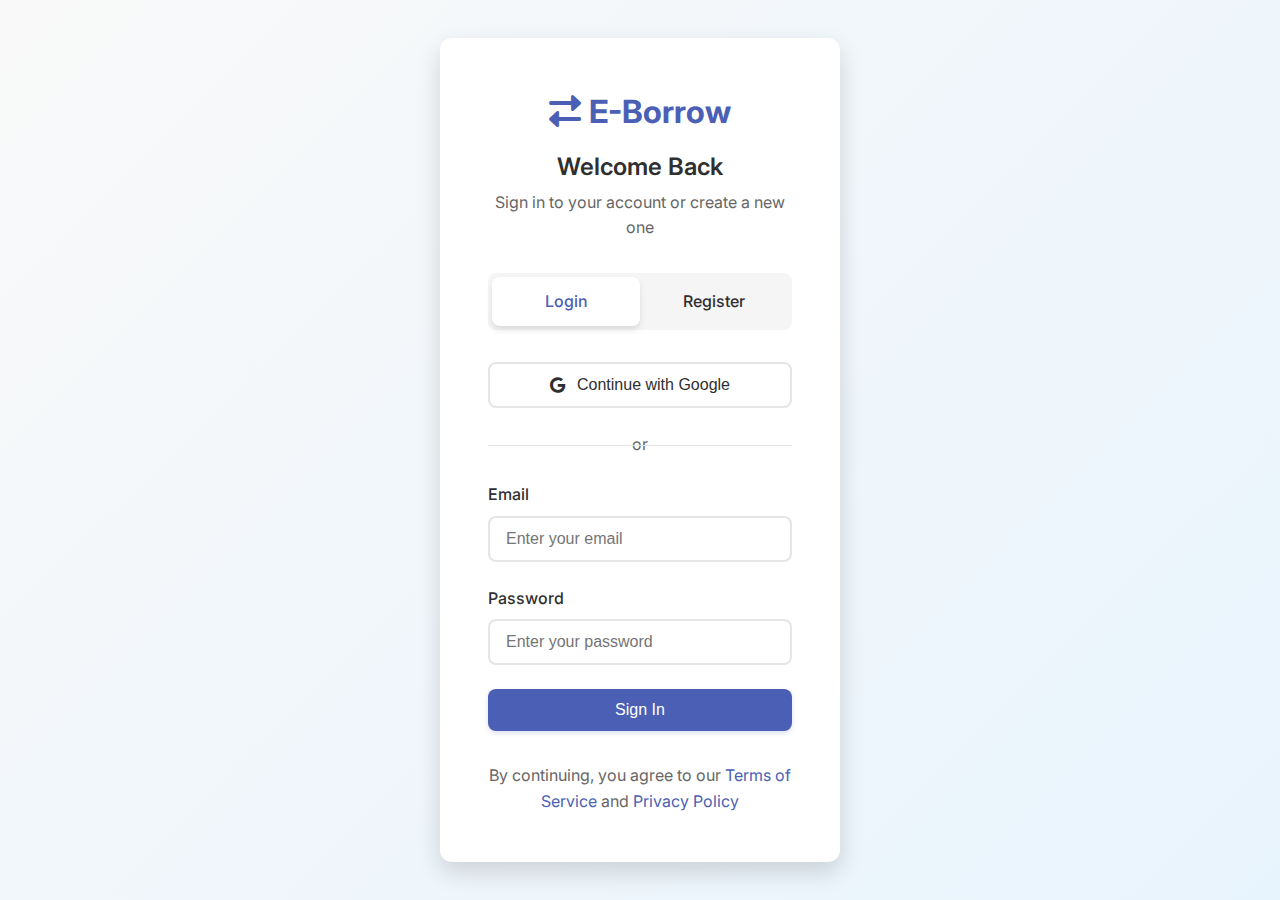
<file: E- Borrow/login.html>
<!DOCTYPE html>
<html lang="en">
<head>
    <meta charset="UTF-8">
    <meta name="viewport" content="width=device-width, initial-scale=1.0">
    <title>Login - E-Borrow</title>
    <link href="https://fonts.googleapis.com/css2?family=Inter:wght@300;400;500;600;700&display=swap" rel="stylesheet">
    <link href="https://cdnjs.cloudflare.com/ajax/libs/font-awesome/6.0.0/css/all.min.css" rel="stylesheet">
    <link href="styles.css" rel="stylesheet">
    <style>
        .auth-container {
            min-height: 100vh;
            display: flex;
            align-items: center;
            justify-content: center;
            background: linear-gradient(135deg, var(--background) 0%, #e8f4fd 100%);
            padding: 2rem 1rem;
        }

        .auth-card {
            background: var(--white);
            border-radius: var(--border-radius);
            box-shadow: var(--shadow-lg);
            padding: 3rem;
            width: 100%;
            max-width: 400px;
        }

        .auth-header {
            text-align: center;
            margin-bottom: 2rem;
        }

        .auth-logo {
            font-size: 2rem;
            font-weight: 700;
            color: var(--primary);
            margin-bottom: 1rem;
            display: flex;
            align-items: center;
            justify-content: center;
            gap: 0.5rem;
        }

        .auth-title {
            font-size: 1.5rem;
            margin-bottom: 0.5rem;
        }

        .auth-subtitle {
            color: var(--gray-dark);
        }

        .auth-tabs {
            display: flex;
            margin-bottom: 2rem;
            border-radius: var(--border-radius-sm);
            background: var(--gray-light);
            padding: 4px;
        }

        .auth-tab {
            flex: 1;
            padding: 0.75rem;
            text-align: center;
            border-radius: var(--border-radius-sm);
            cursor: pointer;
            transition: var(--transition);
            font-weight: 500;
        }

        .auth-tab.active {
            background: var(--white);
            color: var(--primary);
            box-shadow: var(--shadow);
        }

        .auth-form {
            margin-bottom: 2rem;
        }

        .google-btn {
            width: 100%;
            background: var(--white);
            border: 2px solid var(--gray-medium);
            color: var(--text);
            display: flex;
            align-items: center;
            justify-content: center;
            gap: 0.75rem;
            margin-bottom: 1.5rem;
        }

        .google-btn:hover {
            background: var(--gray-light);
            border-color: var(--gray-dark);
        }

        .divider {
            text-align: center;
            margin: 1.5rem 0;
            position: relative;
            color: var(--gray-dark);
        }

        .divider::before {
            content: '';
            position: absolute;
            top: 50%;
            left: 0;
            right: 0;
            height: 1px;
            background: var(--gray-medium);
        }

        .divider span {
            background: var(--white);
            padding: 0 1rem;
        }

        .auth-footer {
            text-align: center;
            color: var(--gray-dark);
        }

        .auth-footer a {
            color: var(--primary);
            text-decoration: none;
        }

        .auth-footer a:hover {
            text-decoration: underline;
        }

        .form-row {
            display: grid;
            grid-template-columns: 1fr 1fr;
            gap: 1rem;
        }

        @media (max-width: 480px) {
            .auth-card {
                padding: 2rem;
            }

            .form-row {
                grid-template-columns: 1fr;
            }
        }
    </style>
</head>
<body>
    <div class="auth-container">
        <div class="auth-card">
            <div class="auth-header">
                <div class="auth-logo">
                    <i class="fas fa-exchange-alt"></i>
                    E-Borrow
                </div>
                <h1 class="auth-title">Welcome Back</h1>
                <p class="auth-subtitle">Sign in to your account or create a new one</p>
            </div>

            <div class="auth-tabs">
                <div class="auth-tab active" onclick="switchTab('login')">Login</div>
                <div class="auth-tab" onclick="switchTab('register')">Register</div>
            </div>

            <!-- Login Form -->
            <div id="login-form" class="auth-form">
                <button class="btn google-btn" onclick="signInWithGoogle()">
                    <i class="fab fa-google"></i>
                    Continue with Google
                </button>

                <div class="divider">
                    <span>or</span>
                </div>

                <form onsubmit="handleLogin(event)">
                    <div class="form-group">
                        <label class="form-label">Email</label>
                        <input type="email" class="form-input" required placeholder="Enter your email">
                    </div>
                    <div class="form-group">
                        <label class="form-label">Password</label>
                        <input type="password" class="form-input" required placeholder="Enter your password">
                    </div>
                    <button type="submit" class="btn btn-primary" style="width: 100%;">Sign In</button>
                </form>
            </div>

            <!-- Register Form -->
            <div id="register-form" class="auth-form" style="display: none;">
                <button class="btn google-btn" onclick="signInWithGoogle()">
                    <i class="fab fa-google"></i>
                    Continue with Google
                </button>

                <div class="divider">
                    <span>or</span>
                </div>

                <form onsubmit="handleRegister(event)">
                    <div class="form-row">
                        <div class="form-group">
                            <label class="form-label">First Name</label>
                            <input type="text" class="form-input" required placeholder="First name">
                        </div>
                        <div class="form-group">
                            <label class="form-label">Last Name</label>
                            <input type="text" class="form-input" required placeholder="Last name">
                        </div>
                    </div>
                    <div class="form-group">
                        <label class="form-label">Email</label>
                        <input type="email" class="form-input" required placeholder="Enter your email">
                    </div>
                    <div class="form-group">
                        <label class="form-label">Password</label>
                        <input type="password" class="form-input" required placeholder="Create a password">
                    </div>
                    <div class="form-group">
                        <label class="form-label">Confirm Password</label>
                        <input type="password" class="form-input" required placeholder="Confirm your password">
                    </div>
                    <button type="submit" class="btn btn-primary" style="width: 100%;">Create Account</button>
                </form>
            </div>

            <div class="auth-footer">
                <p>By continuing, you agree to our <a href="#">Terms of Service</a> and <a href="#">Privacy Policy</a></p>
            </div>
        </div>
    </div>

    <script src="api.js"></script>
    <script src="script.js"></script>
    <script>
        function switchTab(tab) {
            const loginForm = document.getElementById('login-form');
            const registerForm = document.getElementById('register-form');
            const tabs = document.querySelectorAll('.auth-tab');

            tabs.forEach(t => t.classList.remove('active'));

            if (tab === 'login') {
                loginForm.style.display = 'block';
                registerForm.style.display = 'none';
                tabs[0].classList.add('active');
                document.querySelector('.auth-title').textContent = 'Welcome Back';
                document.querySelector('.auth-subtitle').textContent = 'Sign in to your account';
            } else {
                loginForm.style.display = 'none';
                registerForm.style.display = 'block';
                tabs[1].classList.add('active');
                document.querySelector('.auth-title').textContent = 'Create Account';
                document.querySelector('.auth-subtitle').textContent = 'Join our community today';
            }
        }

        function handleLogin(event) {
            event.preventDefault();
            const formData = new FormData(event.target);
            const email = formData.get('email') || event.target.querySelector('input[type="email"]').value;
            const password = formData.get('password') || event.target.querySelector('input[type="password"]').value;

            // Simulate login
            localStorage.setItem('user', JSON.stringify({
                name: 'Demo User',
                email: email,
                avatar: 'https://via.placeholder.com/40'
            }));

            alert('Login successful!');
            window.location.href = 'dashboard.html';
        }

        function handleRegister(event) {
            event.preventDefault();
            const inputs = event.target.querySelectorAll('input');
            const firstName = inputs[0].value;
            const lastName = inputs[1].value;
            const email = inputs[2].value;
            const password = inputs[3].value;
            const confirmPassword = inputs[4].value;

            if (password !== confirmPassword) {
                alert('Passwords do not match!');
                return;
            }

            // Simulate registration
            localStorage.setItem('user', JSON.stringify({
                name: `${firstName} ${lastName}`,
                email: email,
                avatar: 'https://via.placeholder.com/40'
            }));

            alert('Account created successfully!');
            window.location.href = 'dashboard.html';
        }
    </script>
</body>
</html>
</file>
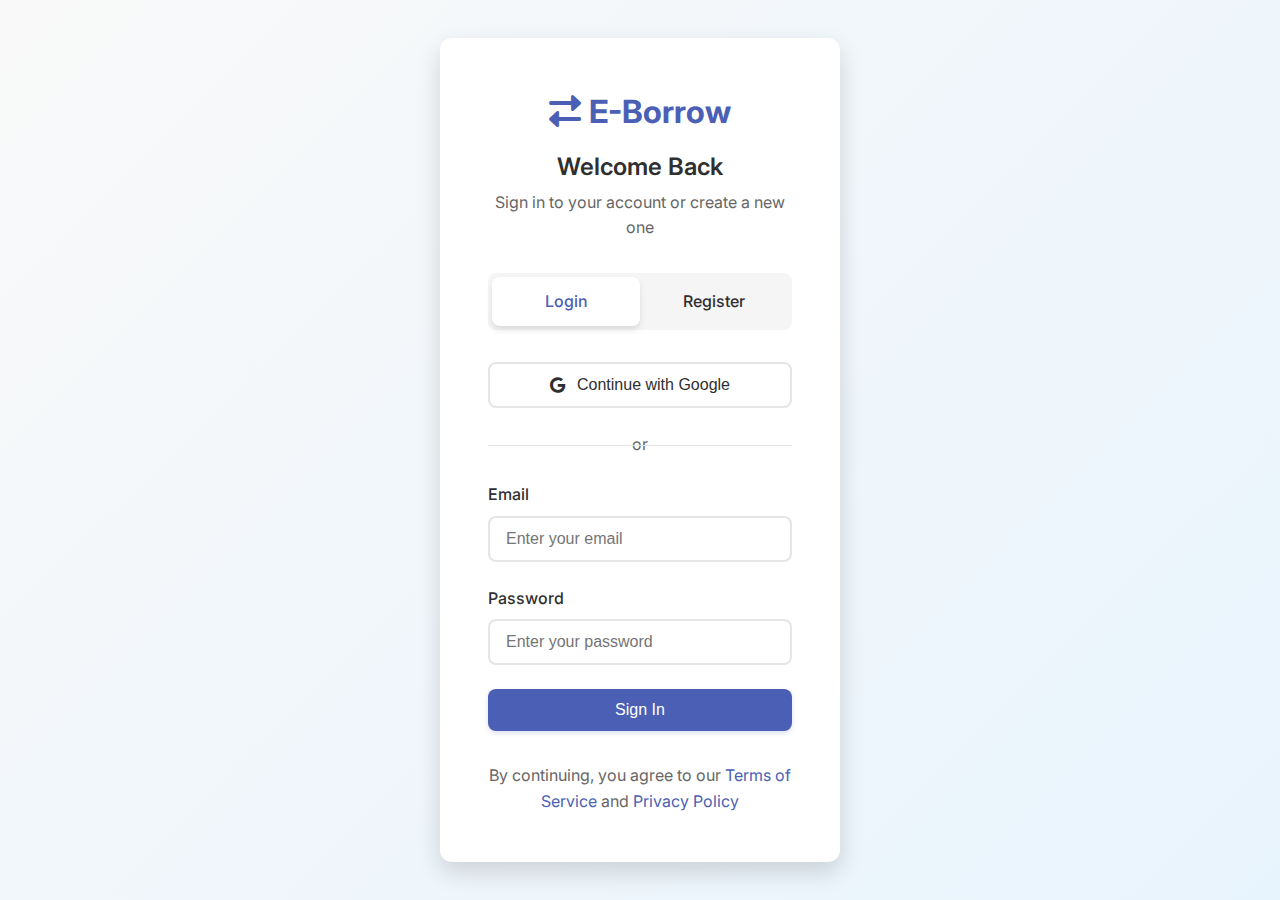
<file: E- Borrow/post-item.html>
<!DOCTYPE html>
<html lang="en">
<head>
    <meta charset="UTF-8">
    <meta name="viewport" content="width=device-width, initial-scale=1.0">
    <title>List an Item - E-Borrow</title>
    <link href="https://fonts.googleapis.com/css2?family=Inter:wght@300;400;500;600;700&display=swap" rel="stylesheet">
    <link href="https://cdnjs.cloudflare.com/ajax/libs/font-awesome/6.0.0/css/all.min.css" rel="stylesheet">
    <link href="styles.css" rel="stylesheet">
    <style>
        .post-header {
            background: var(--white);
            padding: 100px 0 2rem;
            text-align: center;
        }

        .post-container {
            max-width: 800px;
            margin: 0 auto;
            padding: 2rem 1rem;
        }

        .form-section {
            background: var(--white);
            border-radius: var(--border-radius);
            box-shadow: var(--shadow);
            padding: 2rem;
            margin-bottom: 2rem;
        }

        .section-title {
            font-size: 1.5rem;
            margin-bottom: 1.5rem;
            color: var(--text);
            border-bottom: 2px solid var(--gray-light);
            padding-bottom: 0.5rem;
        }

        .form-row {
            display: grid;
            grid-template-columns: 1fr 1fr;
            gap: 1rem;
        }

        .image-upload {
            border: 2px dashed var(--gray-medium);
            border-radius: var(--border-radius-sm);
            padding: 2rem;
            text-align: center;
            cursor: pointer;
            transition: var(--transition);
        }

        .image-upload:hover {
            border-color: var(--primary);
            background-color: var(--gray-light);
        }

        .image-upload.dragover {
            border-color: var(--primary);
            background-color: rgba(75, 95, 181, 0.1);
        }

        .image-upload i {
            font-size: 3rem;
            color: var(--gray-dark);
            margin-bottom: 1rem;
        }

        .image-upload input {
            display: none;
        }

        .image-preview {
            display: grid;
            grid-template-columns: repeat(auto-fill, minmax(100px, 1fr));
            gap: 1rem;
            margin-top: 1rem;
        }

        .preview-item {
            position: relative;
            border-radius: var(--border-radius-sm);
            overflow: hidden;
        }

        .preview-item img {
            width: 100%;
            height: 100px;
            object-fit: cover;
        }

        .preview-item .remove-btn {
            position: absolute;
            top: 5px;
            right: 5px;
            background: rgba(255, 59, 48, 0.8);
            color: white;
            border: none;
            border-radius: 50%;
            width: 25px;
            height: 25px;
            cursor: pointer;
            display: flex;
            align-items: center;
            justify-content: center;
        }

        .pricing-grid {
            display: grid;
            grid-template-columns: repeat(auto-fit, minmax(150px, 1fr));
            gap: 1rem;
        }

        .availability-grid {
            display: grid;
            grid-template-columns: 1fr 1fr;
            gap: 1rem;
        }

        .checkbox-group {
            display: flex;
            align-items: center;
            gap: 0.5rem;
            margin-bottom: 1rem;
        }

        .checkbox-group input[type="checkbox"] {
            width: 18px;
            height: 18px;
        }

        .form-actions {
            display: flex;
            gap: 1rem;
            justify-content: flex-end;
            margin-top: 2rem;
        }

        .btn-outline {
            background: transparent;
            border: 2px solid var(--primary);
            color: var(--primary);
        }

        .btn-outline:hover {
            background: var(--primary);
            color: var(--white);
        }

        @media (max-width: 768px) {
            .form-row,
            .pricing-grid,
            .availability-grid {
                grid-template-columns: 1fr;
            }

            .form-actions {
                flex-direction: column;
            }

            .post-container {
                padding: 1rem;
            }

            .form-section {
                padding: 1.5rem;
            }
        }
    </style>
</head>
<body>
    <!-- Navigation -->
    <nav class="navbar">
        <div class="nav-container">
            <div class="nav-logo">
                <a href="index.html">
                    <i class="fas fa-exchange-alt"></i>
                    E-Borrow
                </a>
            </div>
            <div class="nav-menu" id="nav-menu">
                <a href="index.html" class="nav-link">Home</a>
                <a href="search.html" class="nav-link">Browse</a>
                <a href="post-item.html" class="nav-link">List Item</a>
                <a href="dashboard.html" class="nav-link">Dashboard</a>
                <a href="login.html" class="nav-link">Login</a>
            </div>
            <div class="nav-toggle" id="nav-toggle">
                <span class="bar"></span>
                <span class="bar"></span>
                <span class="bar"></span>
            </div>
        </div>
    </nav>

    <!-- Header -->
    <section class="post-header">
        <div class="container">
            <h1>List Your Item</h1>
            <p>Share your items with the community and earn money</p>
        </div>
    </section>

    <!-- Form Container -->
    <div class="post-container">
        <form id="post-item-form" onsubmit="handleSubmit(event)">
            <!-- Basic Information -->
            <div class="form-section">
                <h2 class="section-title">
                    <i class="fas fa-info-circle"></i>
                    Basic Information
                </h2>
                
                <div class="form-group">
                    <label class="form-label">Item Title *</label>
                    <input type="text" class="form-input" required placeholder="e.g., Canon EOS R5 Camera">
                </div>

                <div class="form-row">
                    <div class="form-group">
                        <label class="form-label">Category *</label>
                        <select class="form-select" required>
                            <option value="">Select a category</option>
                            <option value="Photography">Photography</option>
                            <option value="Vehicles">Vehicles</option>
                            <option value="Tools">Tools</option>
                            <option value="Electronics">Electronics</option>
                            <option value="Sports">Sports</option>
                            <option value="Furniture">Furniture</option>
                            <option value="Other">Other</option>
                        </select>
                    </div>
                    <div class="form-group">
                        <label class="form-label">Condition *</label>
                        <select class="form-select" required>
                            <option value="">Select condition</option>
                            <option value="New">New</option>
                            <option value="Like New">Like New</option>
                            <option value="Good">Good</option>
                            <option value="Fair">Fair</option>
                        </select>
                    </div>
                </div>

                <div class="form-group">
                    <label class="form-label">Description *</label>
                    <textarea class="form-textarea" required placeholder="Describe your item, its features, and any important details..."></textarea>
                </div>
            </div>

            <!-- Images -->
            <div class="form-section">
                <h2 class="section-title">
                    <i class="fas fa-images"></i>
                    Photos
                </h2>
                
                <div class="image-upload" onclick="document.getElementById('image-input').click()">
                    <i class="fas fa-cloud-upload-alt"></i>
                    <h3>Upload Photos</h3>
                    <p>Drag and drop images here or click to browse</p>
                    <p class="text-small">Maximum 10 images, 5MB each</p>
                    <input type="file" id="image-input" multiple accept="image/*" onchange="previewImages(this)">
                </div>
                
                <div class="image-preview" id="image-preview">
                    <!-- Preview images will appear here -->
                </div>
            </div>

            <!-- Pricing -->
            <div class="form-section">
                <h2 class="section-title">
                    <i class="fas fa-dollar-sign"></i>
                    Pricing
                </h2>
                
                <div class="pricing-grid">
                    <div class="form-group">
                        <label class="form-label">Daily Rate *</label>
                        <input type="number" class="form-input" required placeholder="25" min="1">
                    </div>
                    <div class="form-group">
                        <label class="form-label">Weekly Rate</label>
                        <input type="number" class="form-input" placeholder="150" min="1">
                    </div>
                    <div class="form-group">
                        <label class="form-label">Monthly Rate</label>
                        <input type="number" class="form-input" placeholder="500" min="1">
                    </div>
                    <div class="form-group">
                        <label class="form-label">Security Deposit</label>
                        <input type="number" class="form-input" placeholder="100" min="0">
                    </div>
                </div>
            </div>

            <!-- Location -->
            <div class="form-section">
                <h2 class="section-title">
                    <i class="fas fa-map-marker-alt"></i>
                    Location
                </h2>
                
                <div class="form-row">
                    <div class="form-group">
                        <label class="form-label">City *</label>
                        <input type="text" class="form-input" required placeholder="San Francisco">
                    </div>
                    <div class="form-group">
                        <label class="form-label">State *</label>
                        <select class="form-select" required>
                            <option value="">Select state</option>
                            <option value="CA">California</option>
                            <option value="NY">New York</option>
                            <option value="TX">Texas</option>
                            <option value="FL">Florida</option>
                            <option value="WA">Washington</option>
                            <option value="CO">Colorado</option>
                            <option value="IL">Illinois</option>
                        </select>
                    </div>
                </div>

                <div class="checkbox-group">
                    <input type="checkbox" id="delivery-available">
                    <label for="delivery-available">I can deliver this item</label>
                </div>

                <div class="checkbox-group">
                    <input type="checkbox" id="pickup-only">
                    <label for="pickup-only">Pickup only</label>
                </div>
            </div>

            <!-- Availability -->
            <div class="form-section">
                <h2 class="section-title">
                    <i class="fas fa-calendar-alt"></i>
                    Availability
                </h2>
                
                <div class="availability-grid">
                    <div class="form-group">
                        <label class="form-label">Available From</label>
                        <input type="date" class="form-input">
                    </div>
                    <div class="form-group">
                        <label class="form-label">Available Until</label>
                        <input type="date" class="form-input">
                    </div>
                </div>

                <div class="form-group">
                    <label class="form-label">Minimum Rental Period</label>
                    <select class="form-select">
                        <option value="1">1 day</option>
                        <option value="2">2 days</option>
                        <option value="3">3 days</option>
                        <option value="7">1 week</option>
                        <option value="30">1 month</option>
                    </select>
                </div>

                <div class="checkbox-group">
                    <input type="checkbox" id="instant-book">
                    <label for="instant-book">Allow instant booking (no approval required)</label>
                </div>
            </div>

            <!-- Form Actions -->
            <div class="form-actions">
                <button type="button" class="btn btn-outline">Save as Draft</button>
                <button type="submit" class="btn btn-primary">Publish Listing</button>
            </div>
        </form>
    </div>

    <script src="api.js"></script>
    <script src="script.js"></script>
    <script>
        // Image upload functionality
        function previewImages(input) {
            const preview = document.getElementById('image-preview');
            preview.innerHTML = '';

            if (input.files) {
                Array.from(input.files).forEach((file, index) => {
                    const reader = new FileReader();
                    reader.onload = function(e) {
                        const previewItem = document.createElement('div');
                        previewItem.className = 'preview-item';
                        previewItem.innerHTML = `
                            <img src="${e.target.result}" alt="Preview ${index + 1}">
                            <button type="button" class="remove-btn" onclick="removeImage(this)">
                                <i class="fas fa-times"></i>
                            </button>
                        `;
                        preview.appendChild(previewItem);
                    };
                    reader.readAsDataURL(file);
                });
            }
        }

        function removeImage(button) {
            button.parentElement.remove();
        }

        // Drag and drop functionality
        const imageUpload = document.querySelector('.image-upload');
        
        imageUpload.addEventListener('dragover', function(e) {
            e.preventDefault();
            this.classList.add('dragover');
        });

        imageUpload.addEventListener('dragleave', function(e) {
            e.preventDefault();
            this.classList.remove('dragover');
        });

        imageUpload.addEventListener('drop', function(e) {
            e.preventDefault();
            this.classList.remove('dragover');
            
            const files = e.dataTransfer.files;
            const input = document.getElementById('image-input');
            input.files = files;
            previewImages(input);
        });

        // Form submission
        function handleSubmit(event) {
            event.preventDefault();
            
            if (!validateForm('post-item-form')) {
                alert('Please fill in all required fields.');
                return;
            }

            // Simulate form submission
            alert('Item listed successfully! Redirecting to your dashboard...');
            window.location.href = 'dashboard.html';
        }

        // Auto-calculate weekly and monthly rates
        document.querySelector('input[placeholder="25"]').addEventListener('input', function() {
            const dailyRate = parseFloat(this.value) || 0;
            const weeklyInput = document.querySelector('input[placeholder="150"]');
            const monthlyInput = document.querySelector('input[placeholder="500"]');
            
            if (dailyRate > 0) {
                weeklyInput.placeholder = Math.round(dailyRate * 6.5);
                monthlyInput.placeholder = Math.round(dailyRate * 25);
            }
        });

        // Check authentication
        document.addEventListener('DOMContentLoaded', function() {
            const user = checkAuth();
            if (!user) {
                alert('Please log in to list an item.');
                window.location.href = 'login.html';
            }
        });
    </script>
</body>
</html>
</file>
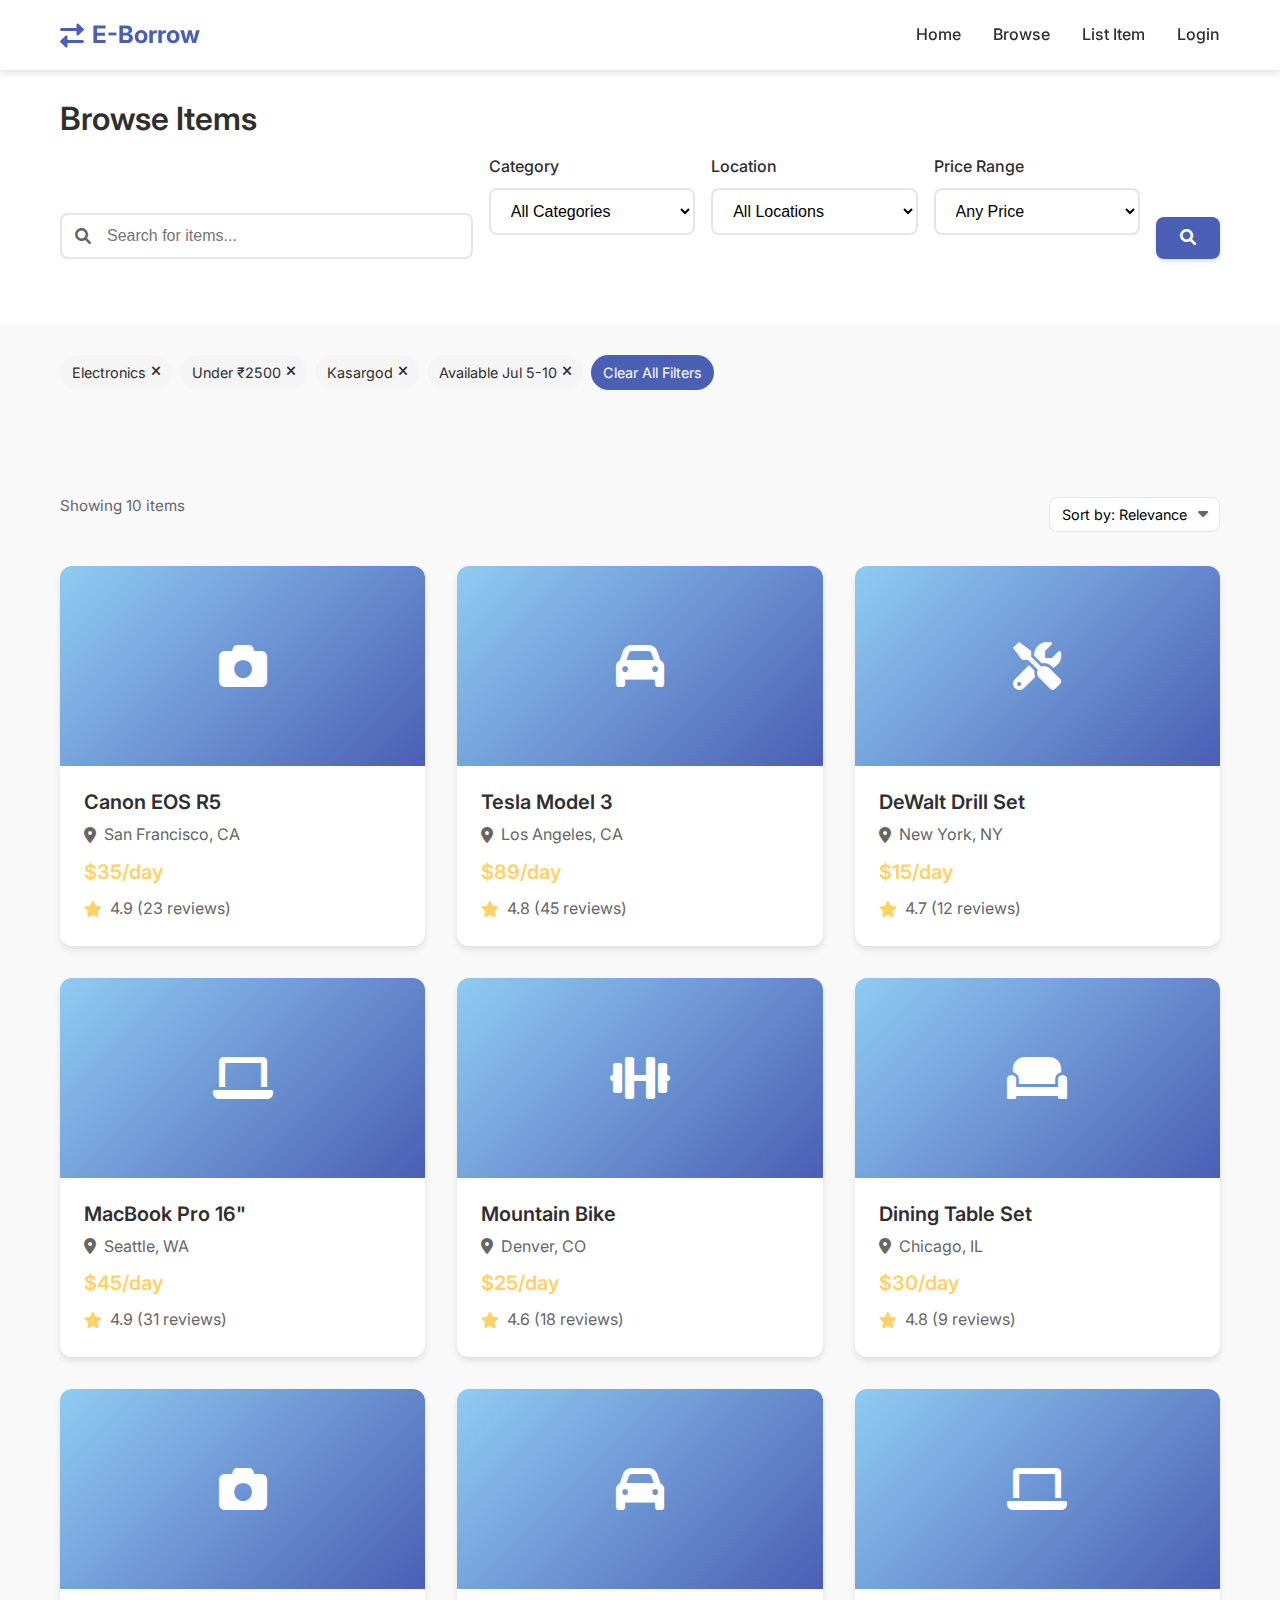
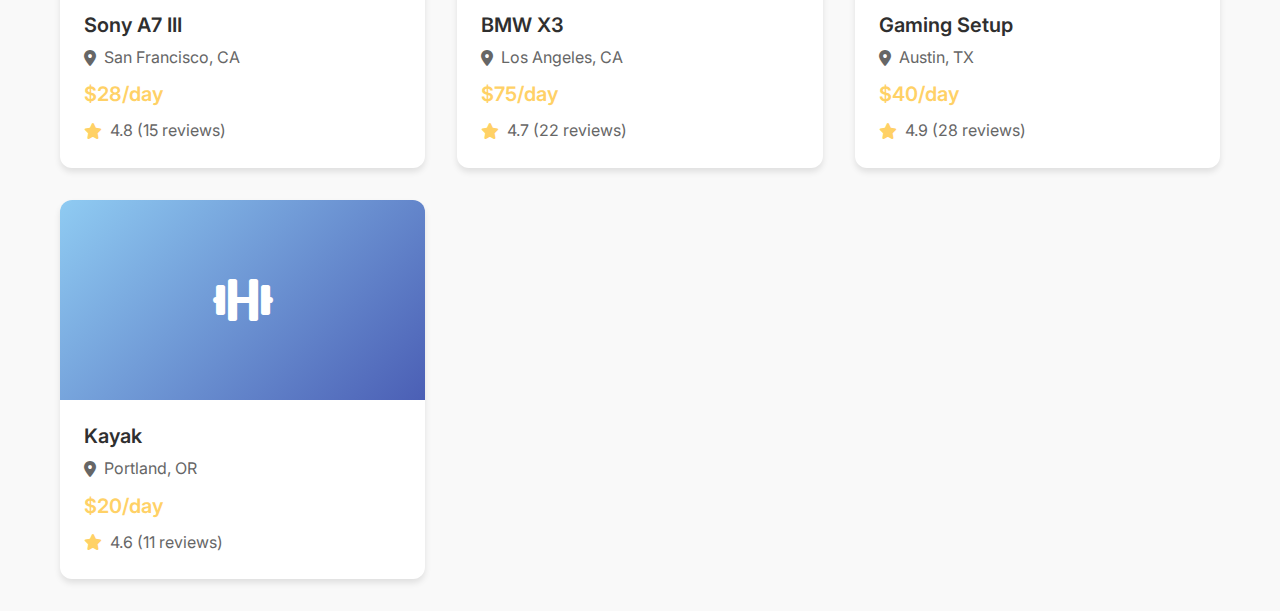
<file: E- Borrow/search.html>
<!DOCTYPE html>
<html lang="en">
<head>
    <meta charset="UTF-8">
    <meta name="viewport" content="width=device-width, initial-scale=1.0">
    <title>Browse Items - E-Borrow</title>
    <link href="https://fonts.googleapis.com/css2?family=Inter:wght@300;400;500;600;700&display=swap" rel="stylesheet">
    <link href="https://cdnjs.cloudflare.com/ajax/libs/font-awesome/6.0.0/css/all.min.css" rel="stylesheet">
    <link href="styles.css" rel="stylesheet">
    <style>
        .search-header {
            background: var(--white);
            padding: 100px 0 2rem;
            box-shadow: var(--shadow);
        }

        .search-bar {
            display: grid;
            grid-template-columns: 2fr 1fr 1fr 1fr auto;
            gap: 1rem;
            margin-bottom: 2rem;
            align-items: end;
        }

        .search-input {
            position: relative;
        }

        .search-input input {
            width: 100%;
            padding: 12px 16px 12px 45px;
            border: 2px solid var(--gray-medium);
            border-radius: var(--border-radius-sm);
            font-size: 1rem;
        }

        .search-input i {
            position: absolute;
            left: 15px;
            top: 50%;
            transform: translateY(-50%);
            color: var(--gray-dark);
        }

        .filter-section {
            background: var(--background);
            padding: 2rem 0;
        }

        .filter-tags {
            display: flex;
            flex-wrap: wrap;
            gap: 0.5rem;
            margin-bottom: 1rem;
        }

        .filter-tag {
            background: var(--primary);
            color: var(--white);
            padding: 0.5rem 1rem;
            border-radius: 20px;
            font-size: 0.875rem;
            display: flex;
            align-items: center;
            gap: 0.5rem;
        }

        .filter-tag i {
            cursor: pointer;
        }

        .results-section {
            padding: 2rem 0;
        }

        .results-header {
            display: flex;
            justify-content: space-between;
            align-items: center;
            margin-bottom: 2rem;
        }

        .results-count {
            color: var(--gray-dark);
        }

        .sort-select {
            padding: 8px 12px;
            border: 1px solid var(--gray-medium);
            border-radius: var(--border-radius-sm);
            background: var(--white);
        }

        .listings-grid {
            display: grid;
            grid-template-columns: repeat(auto-fill, minmax(300px, 1fr));
            gap: 2rem;
        }

        .no-results {
            text-align: center;
            padding: 4rem 2rem;
            color: var(--gray-dark);
        }

        .no-results i {
            font-size: 4rem;
            color: var(--gray-medium);
            margin-bottom: 1rem;
        }

        @media (max-width: 768px) {
            .search-bar {
                grid-template-columns: 1fr;
                gap: 1rem;
            }

            .results-header {
                flex-direction: column;
                gap: 1rem;
                align-items: stretch;
            }

            .listings-grid {
                grid-template-columns: 1fr;
            }
        }
    </style>
</head>
<body>
    <!-- Navigation -->
    <nav class="navbar">
        <div class="nav-container">
            <div class="nav-logo">
                <a href="index.html">
                    <i class="fas fa-exchange-alt"></i>
                    E-Borrow
                </a>
            </div>
            <div class="nav-menu" id="nav-menu">
                <a href="index.html" class="nav-link">Home</a>
                <a href="search.html" class="nav-link">Browse</a>
                <a href="post-item.html" class="nav-link">List Item</a>
                <a href="dashboard.html" class="nav-link">Dashboard</a>
                <a href="login.html" class="nav-link">Login</a>
            </div>
            <div class="nav-toggle" id="nav-toggle">
                <span class="bar"></span>
                <span class="bar"></span>
                <span class="bar"></span>
            </div>
        </div>
    </nav>

    <!-- Search Header -->
    <section class="search-header">
        <div class="container">
            <h1>Browse Items</h1>
            <div class="search-bar">
                <div class="search-input">
                    <i class="fas fa-search"></i>
                    <input type="text" id="search-input" placeholder="Search for items..." onkeyup="performSearch()">
                </div>
                <div class="form-group">
                    <label class="form-label">Category</label>
                    <select id="category-filter" class="form-select" onchange="performSearch()">
                        <option value="">All Categories</option>
                        <option value="Photography">Photography</option>
                        <option value="Vehicles">Vehicles</option>
                        <option value="Tools">Tools</option>
                        <option value="Electronics">Electronics</option>
                        <option value="Sports">Sports</option>
                        <option value="Furniture">Furniture</option>
                    </select>
                </div>
                <div class="form-group">
                    <label class="form-label">Location</label>
                    <select id="location-filter" class="form-select" onchange="performSearch()">
                        <option value="">All Locations</option>
                        <option value="San Francisco">San Francisco, CA</option>
                        <option value="Los Angeles">Los Angeles, CA</option>
                        <option value="New York">New York, NY</option>
                        <option value="Seattle">Seattle, WA</option>
                        <option value="Denver">Denver, CO</option>
                        <option value="Chicago">Chicago, IL</option>
                    </select>
                </div>
                <div class="form-group">
                    <label class="form-label">Price Range</label>
                    <select id="price-filter" class="form-select" onchange="performSearch()">
                        <option value="">Any Price</option>
                        <option value="0-20">$0 - $20</option>
                        <option value="20-50">$20 - $50</option>
                        <option value="50-100">$50 - $100</option>
                        <option value="100-999">$100+</option>
                    </select>
                </div>
                <button class="btn btn-primary" onclick="performSearch()">
                    <i class="fas fa-search"></i>
                </button>
            </div>
        </div>
    </section>

    <!-- Enhanced Filter Tags -->
    <section class="filter-section">
        <div class="container">
            <!-- Active Filters (Enhanced) -->
            <div class="filter-chips" id="filter-chips">
                <div class="filter-chip">Electronics <i class="fas fa-times"></i></div>
                <div class="filter-chip">Under ₹2500 <i class="fas fa-times"></i></div>
                <div class="filter-chip">Kasargod <i class="fas fa-times"></i></div>
                <div class="filter-chip">Available Jul 5-10 <i class="fas fa-times"></i></div>
                <div class="filter-chip clear-all">Clear All Filters</div>
            </div>
            <div class="filter-tags" id="filter-tags">
                <!-- Active filters will be displayed here -->
            </div>
        </div>
    </section>

    <!-- Enhanced Results Section -->
    <section class="results-section">
        <div class="container">
            <!-- Results Count and Sort (Enhanced) -->
            <div class="results-header">
                <div class="search-results-count" id="results-count">
                    Showing 24 items near Kasargod
                </div>
                <div class="sort-dropdown">
                    <select id="sort-options" onchange="sortListings()">
                        <option value="relevance">Sort by: Relevance</option>
                        <option value="price-low">Price: Low to High</option>
                        <option value="price-high">Price: High to Low</option>
                        <option value="newest">Newest First</option>
                        <option value="rating">Highest Rated</option>
                    </select>
                </div>
            </div>

            <div class="listings-grid" id="listings-grid">
                <!-- Listings will be populated by JavaScript -->
            </div>

            <div class="no-results" id="no-results" style="display: none;">
                <i class="fas fa-search"></i>
                <h3>No items found</h3>
                <p>Try adjusting your search criteria or browse all categories.</p>
                <button class="btn btn-primary" onclick="clearFilters()">Clear Filters</button>
            </div>
        </div>
    </section>

    <script src="api.js"></script>
    <script src="script.js"></script>
    <script>
        let currentListings = [];
        let filteredListings = [];

        document.addEventListener('DOMContentLoaded', function() {
            currentListings = [...dummyListings];
            filteredListings = [...dummyListings];
            displayListings(filteredListings);
            updateResultsCount();
        });

        function performSearch() {
            const searchTerm = document.getElementById('search-input').value.toLowerCase();
            const category = document.getElementById('category-filter').value;
            const location = document.getElementById('location-filter').value;
            const priceRange = document.getElementById('price-filter').value;

            filteredListings = currentListings.filter(listing => {
                let matches = true;

                // Search term filter
                if (searchTerm && !listing.title.toLowerCase().includes(searchTerm)) {
                    matches = false;
                }

                // Category filter
                if (category && listing.category !== category) {
                    matches = false;
                }

                // Location filter
                if (location && !listing.location.includes(location)) {
                    matches = false;
                }

                // Price filter
                if (priceRange) {
                    const [minPrice, maxPrice] = priceRange.split('-').map(p => parseInt(p));
                    if (listing.price < minPrice || (maxPrice && listing.price > maxPrice)) {
                        matches = false;
                    }
                }

                return matches;
            });

            displayListings(filteredListings);
            updateResultsCount();
            updateFilterTags();
        }

        function displayListings(listings) {
            const grid = document.getElementById('listings-grid');
            const noResults = document.getElementById('no-results');

            if (listings.length === 0) {
                grid.style.display = 'none';
                noResults.style.display = 'block';
                return;
            }

            grid.style.display = 'grid';
            noResults.style.display = 'none';
            grid.innerHTML = '';

            listings.forEach(listing => {
                const card = createListingCard(listing);
                grid.appendChild(card);
            });
        }

        function updateResultsCount() {
            const count = document.getElementById('results-count');
            const total = filteredListings.length;
            count.textContent = `Showing ${total} item${total !== 1 ? 's' : ''}`;
        }

        function updateFilterTags() {
            const tagsContainer = document.getElementById('filter-tags');
            tagsContainer.innerHTML = '';

            const searchTerm = document.getElementById('search-input').value;
            const category = document.getElementById('category-filter').value;
            const location = document.getElementById('location-filter').value;
            const priceRange = document.getElementById('price-filter').value;

            if (searchTerm) {
                addFilterTag(`Search: "${searchTerm}"`, () => {
                    document.getElementById('search-input').value = '';
                    performSearch();
                });
            }

            if (category) {
                addFilterTag(`Category: ${category}`, () => {
                    document.getElementById('category-filter').value = '';
                    performSearch();
                });
            }

            if (location) {
                addFilterTag(`Location: ${location}`, () => {
                    document.getElementById('location-filter').value = '';
                    performSearch();
                });
            }

            if (priceRange) {
                const [min, max] = priceRange.split('-');
                const priceText = max ? `$${min} - $${max}` : `$${min}+`;
                addFilterTag(`Price: ${priceText}`, () => {
                    document.getElementById('price-filter').value = '';
                    performSearch();
                });
            }
        }

        function addFilterTag(text, removeCallback) {
            const tagsContainer = document.getElementById('filter-tags');
            const tag = document.createElement('div');
            tag.className = 'filter-tag';
            tag.innerHTML = `
                ${text}
                <i class="fas fa-times" onclick="removeFilterTag(this)"></i>
            `;
            tag.querySelector('i').onclick = removeCallback;
            tagsContainer.appendChild(tag);
        }

        function clearFilters() {
            document.getElementById('search-input').value = '';
            document.getElementById('category-filter').value = '';
            document.getElementById('location-filter').value = '';
            document.getElementById('price-filter').value = '';
            performSearch();
        }

        function sortListings() {
            const sortBy = document.getElementById('sort-select').value;

            switch (sortBy) {
                case 'price-low':
                    filteredListings.sort((a, b) => a.price - b.price);
                    break;
                case 'price-high':
                    filteredListings.sort((a, b) => b.price - a.price);
                    break;
                case 'rating':
                    filteredListings.sort((a, b) => b.rating - a.rating);
                    break;
                case 'newest':
                    filteredListings.sort((a, b) => b.id - a.id);
                    break;
                default:
                    // Keep original order for relevance
                    break;
            }

            displayListings(filteredListings);
        }
    </script>
</body>
</html>
</file>
<file: E- Borrow/styles.css>
/* CSS Variables for Brand Colors */
:root {
    --primary: #4B5FB5;
    --secondary: #8FCBF2;
    --accent: #FFD166;
    --text: #2F2F2F;
    --background: #F9F9F9;
    --white: #FFFFFF;
    --gray-light: #F5F5F5;
    --gray-medium: #E5E5E5;
    --gray-dark: #666666;
    --shadow: 0 4px 6px rgba(0, 0, 0, 0.1);
    --shadow-lg: 0 10px 25px rgba(0, 0, 0, 0.15);
    --border-radius: 12px;
    --border-radius-sm: 8px;
    --transition: all 0.3s ease;
}

/* Reset and Base Styles */
* {
    margin: 0;
    padding: 0;
    box-sizing: border-box;
}

body {
    font-family: 'Inter', sans-serif;
    line-height: 1.6;
    color: var(--text);
    background-color: var(--background);
}

.container {
    max-width: 1200px;
    margin: 0 auto;
    padding: 0 20px;
}

/* Typography */
h1, h2, h3, h4, h5, h6 {
    font-weight: 600;
    line-height: 1.2;
    margin-bottom: 1rem;
}

.section-title {
    font-size: 2.5rem;
    text-align: center;
    margin-bottom: 3rem;
    color: var(--text);
}

.text-accent {
    color: var(--accent);
}

/* Buttons */
.btn {
    display: inline-block;
    padding: 12px 24px;
    border-radius: var(--border-radius-sm);
    text-decoration: none;
    font-weight: 500;
    transition: var(--transition);
    border: none;
    cursor: pointer;
    font-size: 1rem;
}

.btn-primary {
    background-color: var(--primary);
    color: var(--white);
}

.btn-primary:hover {
    background-color: #3a4a94;
    transform: translateY(-2px);
    box-shadow: var(--shadow-lg);
}

.btn-secondary {
    background-color: var(--secondary);
    color: var(--white);
}

.btn-secondary:hover {
    background-color: #7bb8e8;
    transform: translateY(-2px);
    box-shadow: var(--shadow-lg);
}

.btn-accent {
    background-color: var(--accent);
    color: var(--text);
}

.btn-accent:hover {
    background-color: #ffcc4d;
    transform: translateY(-2px);
    box-shadow: var(--shadow-lg);
}

/* Navigation */
.navbar {
    background-color: var(--white);
    box-shadow: var(--shadow);
    position: fixed;
    top: 0;
    width: 100%;
    z-index: 1000;
}

.nav-container {
    max-width: 1200px;
    margin: 0 auto;
    padding: 0 20px;
    display: flex;
    justify-content: space-between;
    align-items: center;
    height: 70px;
}

.nav-logo a {
    font-size: 1.5rem;
    font-weight: 700;
    color: var(--primary);
    text-decoration: none;
    display: flex;
    align-items: center;
    gap: 8px;
}

.nav-menu {
    display: flex;
    gap: 2rem;
}

.nav-link {
    color: var(--text);
    text-decoration: none;
    font-weight: 500;
    transition: var(--transition);
}

.nav-link:hover {
    color: var(--primary);
}

.nav-toggle {
    display: none;
    flex-direction: column;
    cursor: pointer;
}

.bar {
    width: 25px;
    height: 3px;
    background-color: var(--text);
    margin: 3px 0;
    transition: var(--transition);
}

/* Hero Section */
.hero {
    padding: 120px 0 80px;
    background: linear-gradient(135deg, var(--background) 0%, #e8f4fd 100%);
}

.hero-container {
    max-width: 1200px;
    margin: 0 auto;
    padding: 0 20px;
    display: grid;
    grid-template-columns: 1fr 1fr;
    gap: 4rem;
    align-items: center;
}

.hero-title {
    font-size: 3.5rem;
    font-weight: 700;
    margin-bottom: 1.5rem;
    color: var(--text);
}

.hero-subtitle {
    font-size: 1.25rem;
    color: var(--gray-dark);
    margin-bottom: 2rem;
    line-height: 1.6;
}

.hero-buttons {
    display: flex;
    gap: 1rem;
}

.hero-image {
    display: grid;
    grid-template-columns: repeat(2, 1fr);
    gap: 1rem;
    position: relative;
}

.hero-card {
    background: var(--white);
    padding: 2rem;
    border-radius: var(--border-radius);
    box-shadow: var(--shadow);
    text-align: center;
    transition: var(--transition);
}

.hero-card:hover {
    transform: translateY(-5px);
    box-shadow: var(--shadow-lg);
}

.hero-card:nth-child(3) {
    grid-column: span 2;
}

.hero-card i {
    font-size: 2rem;
    color: var(--primary);
    margin-bottom: 1rem;
}

.hero-card h3 {
    font-size: 1.25rem;
    margin-bottom: 0.5rem;
}

.hero-card p {
    color: var(--accent);
    font-weight: 600;
    font-size: 1.1rem;
}

/* How It Works */
.how-it-works {
    padding: 80px 0;
    background-color: var(--white);
}

.steps {
    display: grid;
    grid-template-columns: repeat(auto-fit, minmax(300px, 1fr));
    gap: 3rem;
}

.step {
    text-align: center;
    padding: 2rem;
}

.step-icon {
    width: 80px;
    height: 80px;
    background-color: var(--primary);
    border-radius: 50%;
    display: flex;
    align-items: center;
    justify-content: center;
    margin: 0 auto 1.5rem;
}

.step-icon i {
    font-size: 2rem;
    color: var(--white);
}

.step h3 {
    font-size: 1.5rem;
    margin-bottom: 1rem;
    color: var(--text);
}

.step p {
    color: var(--gray-dark);
    line-height: 1.6;
}

/* Categories */
.categories {
    padding: 80px 0;
    background-color: var(--background);
}

.category-grid {
    display: grid;
    grid-template-columns: repeat(auto-fit, minmax(250px, 1fr));
    gap: 2rem;
}

.category-card {
    background: var(--white);
    padding: 2rem;
    border-radius: var(--border-radius);
    box-shadow: var(--shadow);
    text-align: center;
    transition: var(--transition);
    cursor: pointer;
}

.category-card:hover {
    transform: translateY(-5px);
    box-shadow: var(--shadow-lg);
}

.category-card i {
    font-size: 3rem;
    color: var(--secondary);
    margin-bottom: 1rem;
}

.category-card h3 {
    font-size: 1.25rem;
    margin-bottom: 0.5rem;
}

.category-card p {
    color: var(--gray-dark);
}

/* Featured Listings */
.featured {
    padding: 80px 0;
    background-color: var(--white);
}

.listings-carousel {
    display: grid;
    grid-template-columns: repeat(auto-fit, minmax(300px, 1fr));
    gap: 2rem;
}

.listing-card {
    background: var(--white);
    border-radius: var(--border-radius);
    box-shadow: var(--shadow);
    overflow: hidden;
    transition: var(--transition);
    cursor: pointer;
}

.listing-card:hover {
    transform: translateY(-5px);
    box-shadow: var(--shadow-lg);
}

.listing-image {
    height: 200px;
    background-color: var(--gray-light);
    position: relative;
}

.placeholder-image {
    width: 100%;
    height: 100%;
    display: flex;
    align-items: center;
    justify-content: center;
    background: linear-gradient(135deg, var(--secondary), var(--primary));
}

.placeholder-image i {
    font-size: 3rem;
    color: var(--white);
}

.listing-content {
    padding: 1.5rem;
}

.listing-content h3 {
    font-size: 1.25rem;
    margin-bottom: 0.5rem;
}

.listing-location {
    color: var(--gray-dark);
    margin-bottom: 0.5rem;
    display: flex;
    align-items: center;
    gap: 0.5rem;
}

.listing-price {
    font-size: 1.25rem;
    font-weight: 600;
    color: var(--accent);
    margin-bottom: 0.5rem;
}

.listing-rating {
    display: flex;
    align-items: center;
    gap: 0.5rem;
    color: var(--gray-dark);
}

.listing-rating i {
    color: var(--accent);
}

/* Trust Section */
.trust {
    padding: 80px 0;
    background-color: var(--background);
}

.trust-features {
    display: grid;
    grid-template-columns: repeat(auto-fit, minmax(300px, 1fr));
    gap: 3rem;
}

.trust-feature {
    text-align: center;
    padding: 2rem;
}

.trust-icon {
    width: 80px;
    height: 80px;
    background-color: var(--accent);
    border-radius: 50%;
    display: flex;
    align-items: center;
    justify-content: center;
    margin: 0 auto 1.5rem;
}

.trust-icon i {
    font-size: 2rem;
    color: var(--text);
}

.trust-feature h3 {
    font-size: 1.5rem;
    margin-bottom: 1rem;
}

.trust-feature p {
    color: var(--gray-dark);
    line-height: 1.6;
}

/* Footer */
.footer {
    background-color: var(--text);
    color: var(--white);
    padding: 60px 0 20px;
}

.footer-content {
    display: grid;
    grid-template-columns: repeat(auto-fit, minmax(250px, 1fr));
    gap: 3rem;
    margin-bottom: 3rem;
}

.footer-logo {
    font-size: 1.5rem;
    font-weight: 700;
    margin-bottom: 1rem;
    display: flex;
    align-items: center;
    gap: 8px;
}

.footer-section h4 {
    margin-bottom: 1rem;
    color: var(--accent);
}

.footer-section ul {
    list-style: none;
}

.footer-section ul li {
    margin-bottom: 0.5rem;
}

.footer-section ul li a {
    color: var(--white);
    text-decoration: none;
    transition: var(--transition);
}

.footer-section ul li a:hover {
    color: var(--accent);
}

.social-links {
    display: flex;
    gap: 1rem;
    margin-top: 1rem;
}

.social-links a {
    width: 40px;
    height: 40px;
    background-color: var(--primary);
    border-radius: 50%;
    display: flex;
    align-items: center;
    justify-content: center;
    color: var(--white);
    text-decoration: none;
    transition: var(--transition);
}

.social-links a:hover {
    background-color: var(--accent);
    color: var(--text);
}

.footer-bottom {
    border-top: 1px solid var(--gray-dark);
    padding-top: 2rem;
    display: flex;
    justify-content: space-between;
    align-items: center;
}

.footer-links {
    display: flex;
    gap: 2rem;
}

.footer-links a {
    color: var(--white);
    text-decoration: none;
    transition: var(--transition);
}

.footer-links a:hover {
    color: var(--accent);
}

/* Form Styles */
.form-group {
    margin-bottom: 1.5rem;
}

.form-label {
    display: block;
    margin-bottom: 0.5rem;
    font-weight: 500;
    color: var(--text);
}

.form-input {
    width: 100%;
    padding: 12px 16px;
    border: 2px solid var(--gray-medium);
    border-radius: var(--border-radius-sm);
    font-size: 1rem;
    transition: var(--transition);
}

.form-input:focus {
    outline: none;
    border-color: var(--primary);
    box-shadow: 0 0 0 3px rgba(75, 95, 181, 0.1);
}

.form-select {
    width: 100%;
    padding: 12px 16px;
    border: 2px solid var(--gray-medium);
    border-radius: var(--border-radius-sm);
    font-size: 1rem;
    background-color: var(--white);
    transition: var(--transition);
}

.form-select:focus {
    outline: none;
    border-color: var(--primary);
    box-shadow: 0 0 0 3px rgba(75, 95, 181, 0.1);
}

.form-textarea {
    width: 100%;
    padding: 12px 16px;
    border: 2px solid var(--gray-medium);
    border-radius: var(--border-radius-sm);
    font-size: 1rem;
    resize: vertical;
    min-height: 120px;
    font-family: inherit;
    transition: var(--transition);
}

.form-textarea:focus {
    outline: none;
    border-color: var(--primary);
    box-shadow: 0 0 0 3px rgba(75, 95, 181, 0.1);
}

/* Card Styles */
.card {
    background: var(--white);
    border-radius: var(--border-radius);
    box-shadow: var(--shadow);
    padding: 2rem;
    margin-bottom: 2rem;
}

.card-header {
    border-bottom: 1px solid var(--gray-medium);
    padding-bottom: 1rem;
    margin-bottom: 1.5rem;
}

.card-title {
    font-size: 1.5rem;
    margin-bottom: 0.5rem;
}

/* Responsive Design */
@media (max-width: 768px) {
    .nav-menu {
        position: fixed;
        left: -100%;
        top: 70px;
        flex-direction: column;
        background-color: var(--white);
        width: 100%;
        text-align: center;
        transition: 0.3s;
        box-shadow: var(--shadow);
        padding: 2rem 0;
    }

    .nav-menu.active {
        left: 0;
    }

    .nav-toggle {
        display: flex;
    }

    .hero-container {
        grid-template-columns: 1fr;
        text-align: center;
    }

    .hero-title {
        font-size: 2.5rem;
    }

    .hero-buttons {
        justify-content: center;
        flex-wrap: wrap;
    }

    .section-title {
        font-size: 2rem;
    }

    .footer-bottom {
        flex-direction: column;
        gap: 1rem;
        text-align: center;
    }

    .footer-links {
        justify-content: center;
    }
}

@media (max-width: 480px) {
    .container {
        padding: 0 15px;
    }

    .hero-title {
        font-size: 2rem;
    }

    .hero-buttons {
        flex-direction: column;
        align-items: center;
    }

    .btn {
        width: 100%;
        max-width: 300px;
    }

    .category-grid,
    .listings-carousel,
    .trust-features {
        grid-template-columns: 1fr;
    }
}

/* ===== ENHANCED UI/UX STYLES ===== */

/* Enhanced Button Styles with Microinteractions */
.btn {
    display: inline-block;
    padding: 12px 24px;
    border-radius: var(--border-radius-sm);
    text-decoration: none;
    font-weight: 500;
    transition: all 0.3s cubic-bezier(0.25, 0.8, 0.25, 1);
    border: none;
    cursor: pointer;
    font-size: 1rem;
    position: relative;
    overflow: hidden;
}

.btn::after {
    content: '';
    position: absolute;
    width: 100%;
    height: 100%;
    top: 0;
    left: 0;
    pointer-events: none;
    background-image: radial-gradient(circle, #fff 10%, transparent 10.01%);
    background-repeat: no-repeat;
    background-position: 50%;
    transform: scale(10, 10);
    opacity: 0;
    transition: transform 0.5s, opacity 1s;
}

.btn:active::after {
    transform: scale(0, 0);
    opacity: 0.3;
    transition: 0s;
}

.btn-primary {
    background-color: var(--primary);
    color: var(--white);
    box-shadow: 0 2px 5px rgba(75, 95, 181, 0.2);
}

.btn-primary:hover {
    background-color: #3a4a94;
    transform: translateY(-3px);
    box-shadow: 0 5px 15px rgba(75, 95, 181, 0.4);
}

.btn-primary:active {
    transform: translateY(-1px);
}

.btn-secondary {
    background-color: var(--secondary);
    color: var(--white);
    box-shadow: 0 2px 5px rgba(143, 203, 242, 0.2);
}

.btn-secondary:hover {
    background-color: #7bb8e8;
    transform: translateY(-3px);
    box-shadow: 0 5px 15px rgba(143, 203, 242, 0.4);
}

.btn-accent {
    background-color: var(--accent);
    color: var(--text);
    box-shadow: 0 2px 5px rgba(255, 209, 102, 0.2);
}

.btn-accent:hover {
    background-color: #ffcc4d;
    transform: translateY(-3px);
    box-shadow: 0 5px 15px rgba(255, 209, 102, 0.4);
}

/* Loading Spinner */
.spinner {
    display: inline-block;
    width: 20px;
    height: 20px;
    border: 3px solid rgba(255, 255, 255, 0.3);
    border-radius: 50%;
    border-top-color: #fff;
    animation: spin 1s ease-in-out infinite;
    margin-right: 8px;
    vertical-align: middle;
}

@keyframes spin {
    to { transform: rotate(360deg); }
}

.btn-loading {
    pointer-events: none;
    opacity: 0.8;
}

.btn-loading .spinner {
    display: inline-block;
}

.btn-loading span {
    display: none;
}

/* Enhanced Hero Section Styles */
.hero {
    padding: 120px 0 80px;
    background: linear-gradient(135deg, var(--background) 0%, #e8f4fd 100%);
    position: relative;
    overflow: hidden;
}

.hero::before {
    content: '';
    position: absolute;
    top: 0;
    right: 0;
    width: 300px;
    height: 300px;
    background: radial-gradient(circle, rgba(143, 203, 242, 0.2) 0%, rgba(143, 203, 242, 0) 70%);
    border-radius: 50%;
    z-index: 0;
}

.hero-tagline {
    font-size: 1.5rem;
    font-weight: 600;
    color: var(--primary);
    margin-bottom: 1rem;
    letter-spacing: 0.5px;
}

.hero-trust {
    display: flex;
    gap: 1.5rem;
    margin-top: 2rem;
}

.trust-item {
    display: flex;
    align-items: center;
    gap: 0.5rem;
    font-size: 0.9rem;
    color: var(--gray-dark);
}

.trust-item i {
    color: var(--primary);
}

.card-owner {
    display: flex;
    align-items: center;
    gap: 0.5rem;
    margin-top: 1rem;
    font-size: 0.9rem;
}

.owner-avatar {
    width: 24px;
    height: 24px;
    border-radius: 50%;
    object-fit: cover;
}

/* Hero Category Cards */
.hero-category-card {
    background: var(--white);
    border-radius: var(--border-radius);
    padding: 1.5rem;
    box-shadow: var(--shadow);
    text-align: center;
    cursor: pointer;
    transition: all 0.3s ease;
    position: relative;
    border: 2px solid transparent;
}

.hero-category-card:hover {
    transform: translateY(-5px);
    box-shadow: var(--shadow-lg);
    border-color: var(--primary);
}

.hero-category-card i {
    font-size: 2.5rem;
    color: var(--primary);
    margin-bottom: 1rem;
}

.hero-category-card h3 {
    font-size: 1.2rem;
    margin-bottom: 0.5rem;
    color: var(--text);
}

.hero-category-card p {
    color: var(--gray-dark);
    font-size: 0.9rem;
    margin-bottom: 1rem;
}

.trending-badge {
    display: inline-block;
    background: linear-gradient(135deg, var(--accent) 0%, #ffcc4d 100%);
    color: var(--text);
    padding: 4px 12px;
    border-radius: 20px;
    font-size: 0.8rem;
    font-weight: 600;
    position: absolute;
    top: -8px;
    right: -8px;
    box-shadow: 0 2px 8px rgba(255, 209, 102, 0.3);
}

/* Filter Chips */
.filter-chips {
    display: flex;
    flex-wrap: wrap;
    gap: 0.5rem;
    margin-bottom: 1.5rem;
}

.filter-chip {
    display: inline-flex;
    align-items: center;
    padding: 6px 12px;
    background-color: var(--gray-light);
    border-radius: 20px;
    font-size: 0.9rem;
    color: var(--text);
    transition: var(--transition);
    cursor: pointer;
}

.filter-chip:hover {
    background-color: var(--gray-medium);
}

.filter-chip i {
    margin-left: 6px;
    font-size: 0.8rem;
    cursor: pointer;
}

.filter-chip.clear-all {
    background-color: var(--primary);
    color: var(--white);
}

.filter-chip.clear-all:hover {
    background-color: #3a4a94;
}

.search-results-count {
    margin-bottom: 1rem;
    color: var(--gray-dark);
    font-size: 0.95rem;
}

.results-header {
    display: flex;
    justify-content: space-between;
    align-items: center;
    margin-bottom: 2rem;
}

/* Sort Dropdown */
.sort-dropdown {
    position: relative;
    display: inline-block;
}

.sort-dropdown select {
    appearance: none;
    padding: 8px 32px 8px 12px;
    border: 1px solid var(--gray-medium);
    border-radius: var(--border-radius-sm);
    background-color: var(--white);
    font-family: 'Inter', sans-serif;
    font-size: 0.9rem;
    cursor: pointer;
    transition: var(--transition);
}

.sort-dropdown::after {
    content: '\f0d7';
    font-family: 'Font Awesome 6 Free';
    font-weight: 900;
    position: absolute;
    right: 12px;
    top: 50%;
    transform: translateY(-50%);
    pointer-events: none;
    color: var(--gray-dark);
}

.sort-dropdown select:hover {
    border-color: var(--primary);
}

/* Verification Badges */
.verification-badge {
    display: inline-flex;
    align-items: center;
    gap: 0.5rem;
    padding: 4px 10px;
    background-color: rgba(75, 95, 181, 0.1);
    border-radius: 20px;
    font-size: 0.8rem;
    color: var(--primary);
    margin-right: 0.5rem;
}

.verification-badge i {
    font-size: 0.9rem;
}

.owner-badges {
    margin-bottom: 1rem;
}

/* Empty State Messages */
.empty-state {
    text-align: center;
    padding: 3rem 2rem;
    background-color: var(--gray-light);
    border-radius: var(--border-radius);
    margin: 2rem 0;
}

.empty-state i {
    font-size: 3rem;
    color: var(--gray-dark);
    margin-bottom: 1rem;
}

.empty-state h3 {
    font-size: 1.5rem;
    margin-bottom: 1rem;
    color: var(--text);
}

.empty-state p {
    color: var(--gray-dark);
    margin-bottom: 1.5rem;
    max-width: 500px;
    margin-left: auto;
    margin-right: auto;
}

/* Notification System */
.notification {
    position: fixed;
    bottom: 20px;
    right: 20px;
    padding: 15px 25px;
    border-radius: var(--border-radius-sm);
    background-color: var(--white);
    box-shadow: var(--shadow-lg);
    color: var(--text);
    font-weight: 500;
    z-index: 1000;
    transform: translateY(100px);
    opacity: 0;
    transition: transform 0.3s, opacity 0.3s;
}

.notification.show {
    transform: translateY(0);
    opacity: 1;
}

.notification-success {
    border-left: 4px solid #4CAF50;
}

.notification-error {
    border-left: 4px solid #F44336;
}

.notification-info {
    border-left: 4px solid var(--primary);
}

/* Calendar Widget Enhancements */
.availability-calendar {
    background: var(--white);
    border-radius: var(--border-radius);
    padding: 1.5rem;
    box-shadow: var(--shadow);
}

.calendar-header {
    display: flex;
    justify-content: space-between;
    align-items: center;
    margin-bottom: 1rem;
}

.calendar-nav {
    background: none;
    border: none;
    font-size: 1.2rem;
    color: var(--primary);
    cursor: pointer;
    padding: 0.5rem;
    border-radius: 50%;
    transition: var(--transition);
}

.calendar-nav:hover {
    background-color: var(--gray-light);
}

.calendar-grid {
    display: grid;
    grid-template-columns: repeat(7, 1fr);
    gap: 0.5rem;
    margin-bottom: 1rem;
}

.calendar-day {
    aspect-ratio: 1;
    display: flex;
    align-items: center;
    justify-content: center;
    border-radius: var(--border-radius-sm);
    cursor: pointer;
    transition: var(--transition);
    font-size: 0.9rem;
}

.calendar-day.day-header {
    font-weight: 600;
    color: var(--gray-dark);
    cursor: default;
}

.calendar-day:not(.day-header):not(.disabled):not(.unavailable):hover {
    background-color: var(--gray-light);
}

.calendar-day.disabled {
    color: var(--gray-medium);
    cursor: not-allowed;
}

.calendar-day.unavailable {
    background-color: #ffebee;
    color: #c62828;
    cursor: not-allowed;
}

.calendar-day.selected {
    background-color: var(--primary);
    color: var(--white);
}

.calendar-legend {
    display: flex;
    gap: 1rem;
    justify-content: center;
    font-size: 0.8rem;
}

.legend-item {
    display: flex;
    align-items: center;
    gap: 0.5rem;
}

.legend-color {
    width: 12px;
    height: 12px;
    border-radius: 50%;
}

.legend-color.available {
    background-color: var(--gray-light);
}

.legend-color.unavailable {
    background-color: #ffebee;
}

.legend-color.selected {
    background-color: var(--primary);
}

/* User Avatar Styles */
.user-avatar-small {
    width: 24px;
    height: 24px;
    border-radius: 50%;
    object-fit: cover;
    margin-right: 0.5rem;
    vertical-align: middle;
}

/* Enhanced Mobile Responsive */
@media (max-width: 768px) {
    .nav-menu {
        position: fixed;
        top: 70px;
        left: -100%;
        flex-direction: column;
        background-color: var(--white);
        width: 100%;
        text-align: center;
        transition: 0.3s;
        box-shadow: 0 10px 15px rgba(0, 0, 0, 0.1);
        padding: 2rem 0;
        gap: 1.5rem;
    }

    .nav-menu.active {
        left: 0;
    }

    .nav-toggle {
        display: flex;
    }

    .nav-toggle.active .bar:nth-child(1) {
        transform: rotate(-45deg) translate(-5px, 6px);
    }

    .nav-toggle.active .bar:nth-child(2) {
        opacity: 0;
    }

    .nav-toggle.active .bar:nth-child(3) {
        transform: rotate(45deg) translate(-5px, -6px);
    }

    .hero-trust {
        flex-direction: column;
        gap: 1rem;
        align-items: center;
    }

    .results-header {
        flex-direction: column;
        gap: 1rem;
        align-items: flex-start;
    }

    .filter-chips {
        justify-content: center;
    }
}

/* Notification System */
.notification {
    position: fixed;
    top: 20px;
    right: 20px;
    padding: 15px 25px;
    border-radius: var(--border-radius);
    background-color: var(--white);
    color: var(--text);
    box-shadow: var(--shadow-lg);
    z-index: 9999;
    transform: translateY(-100px);
    opacity: 0;
    transition: all 0.3s ease;
}

.notification.show {
    transform: translateY(0);
    opacity: 1;
}

.notification-success {
    background-color: #e8f5e9;
    color: #2e7d32;
    border-left: 4px solid #2e7d32;
}

.notification-error {
    background-color: #ffebee;
    color: #c62828;
    border-left: 4px solid #c62828;
}

.notification-info {
    background-color: #e3f2fd;
    color: #1565c0;
    border-left: 4px solid #1565c0;
}

.notification-warning {
    background-color: #fff8e1;
    color: #f57f17;
    border-left: 4px solid #f57f17;
}

/* Admin Styles */
.admin-link {
    background-color: rgba(75, 95, 181, 0.1);
    border-radius: var(--border-radius-sm);
    padding: 0.5rem 1rem;
    color: var(--primary);
    font-weight: 500;
    transition: all 0.3s ease;
}

.admin-link:hover {
    background-color: var(--primary);
    color: var(--white);
}

.admin-link i {
    margin-right: 0.5rem;
}

.shake {
    animation: shake 0.5s cubic-bezier(.36,.07,.19,.97) both;
}

@keyframes shake {
    10%, 90% {
        transform: translate3d(-1px, 0, 0);
    }
    20%, 80% {
        transform: translate3d(2px, 0, 0);
    }
    30%, 50%, 70% {
        transform: translate3d(-4px, 0, 0);
    }
    40%, 60% {
        transform: translate3d(4px, 0, 0);
    }
}
</file>
